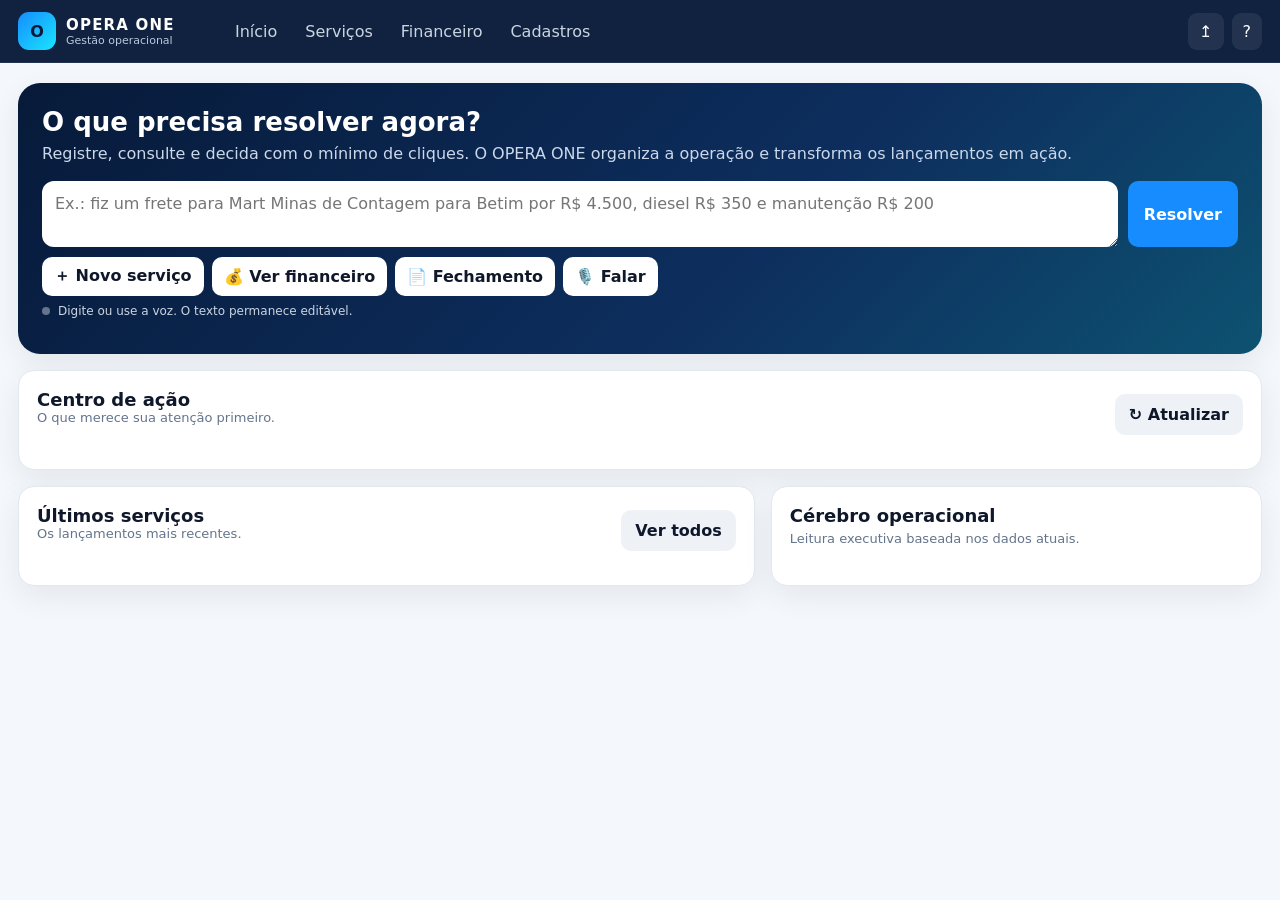
<file: index.html>
<!doctype html>
<html lang="pt-BR">
<head>
<meta charset="utf-8">
<meta name="viewport" content="width=device-width,initial-scale=1,viewport-fit=cover">
<meta name="theme-color" content="#071a39">
<meta http-equiv="refresh" content="0;url=./app.html">
<title>OPERA ONE</title>
</head>
<body>
<p style="font-family:Arial,sans-serif;padding:24px">Abrindo OPERA ONE…</p>
<script>location.replace('./app.html')</script>
</body>
</html>
</file>
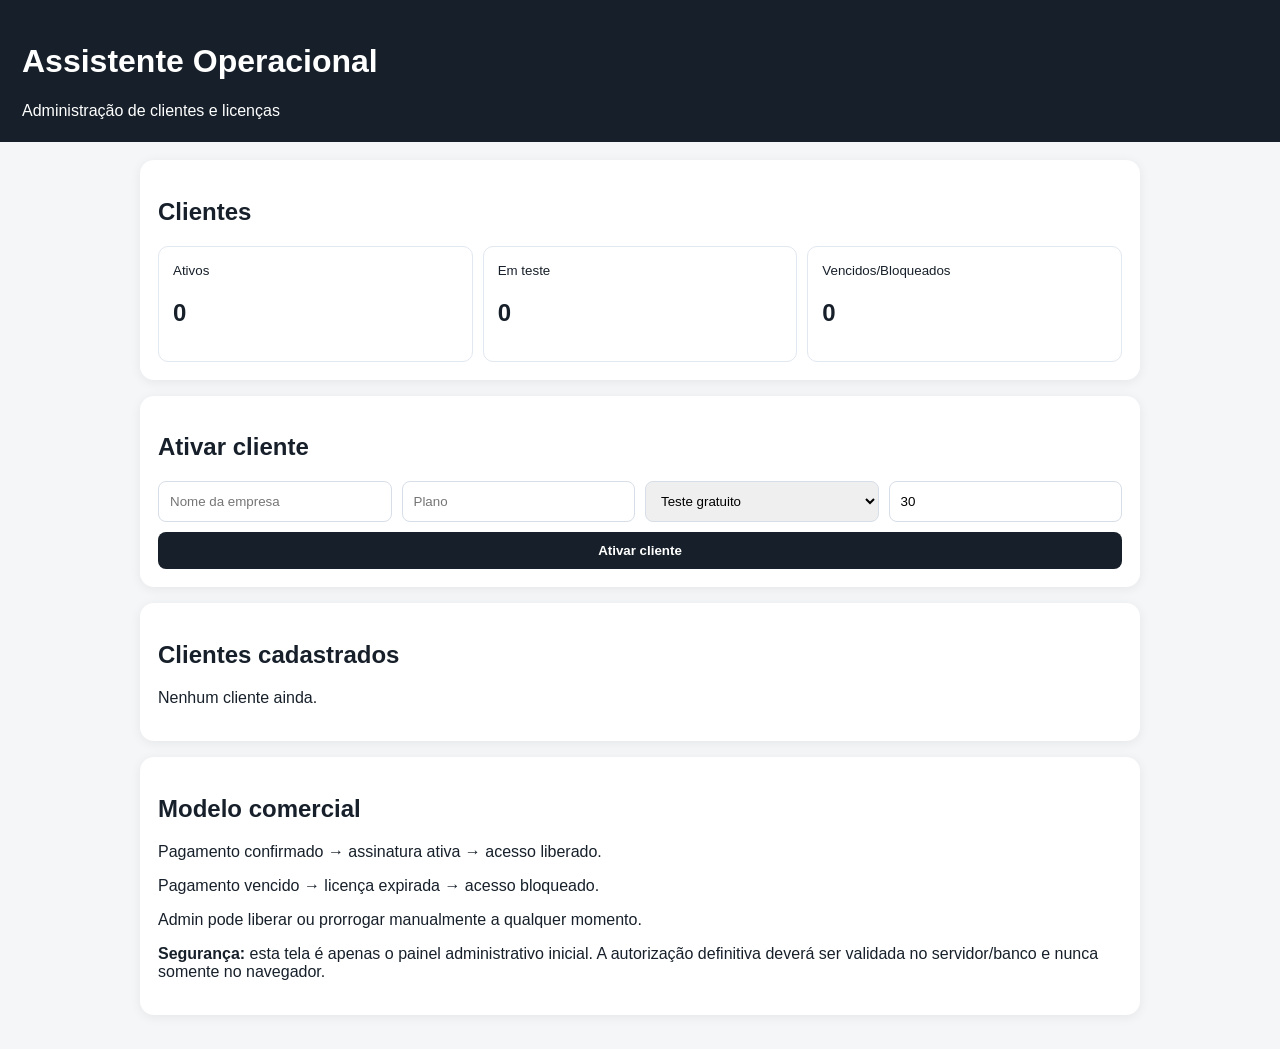
<file: admin-licencas.html>
<!doctype html>
<html lang="pt-BR"><head><meta charset="utf-8"><meta name="viewport" content="width=device-width,initial-scale=1"><title>Assistente Operacional — Licenças</title><style>body{font-family:Arial;margin:0;background:#f4f6f8;color:#17202a}header{background:#17202a;color:#fff;padding:22px}main{max-width:1000px;margin:auto;padding:18px}.card{background:#fff;border-radius:14px;padding:18px;margin-bottom:16px;box-shadow:0 2px 12px #0001}.grid{display:grid;grid-template-columns:repeat(auto-fit,minmax(180px,1fr));gap:10px}input,select,button{width:100%;padding:11px;border-radius:8px;border:1px solid #d7dee7;box-sizing:border-box}button{background:#17202a;color:white;font-weight:bold;border:0;margin-top:10px}.ok{color:#16803c}.warn{color:#b56b00}.bad{color:#b42318}.kpi{padding:14px;border:1px solid #e2e8f0;border-radius:10px}</style></head><body><header><h1>Assistente Operacional</h1><div>Administração de clientes e licenças</div></header><main><section class="card"><h2>Clientes</h2><div class="grid"><div class="kpi"><small>Ativos</small><h2 id="ativos">0</h2></div><div class="kpi"><small>Em teste</small><h2 id="testes">0</h2></div><div class="kpi"><small>Vencidos/Bloqueados</small><h2 id="bloqueados">0</h2></div></div></section><section class="card"><h2>Ativar cliente</h2><div class="grid"><input id="nome" placeholder="Nome da empresa"><input id="plano" placeholder="Plano"><select id="tipo"><option value="teste">Teste gratuito</option><option value="pago">Assinatura paga</option><option value="manual">Liberação manual</option></select><input id="dias" type="number" min="1" value="30" placeholder="Dias"></div><button onclick="ativar()">Ativar cliente</button><div id="msg"></div></section><section class="card"><h2>Clientes cadastrados</h2><div id="lista"></div></section><section class="card"><h2>Modelo comercial</h2><p>Pagamento confirmado → assinatura ativa → acesso liberado.</p><p>Pagamento vencido → licença expirada → acesso bloqueado.</p><p>Admin pode liberar ou prorrogar manualmente a qualquer momento.</p><p><strong>Segurança:</strong> esta tela é apenas o painel administrativo inicial. A autorização definitiva deverá ser validada no servidor/banco e nunca somente no navegador.</p></section></main><script>const KEY='ao_licencas_v1';let db=JSON.parse(localStorage.getItem(KEY)||'[]');function save(){localStorage.setItem(KEY,JSON.stringify(db));render()}function ativar(){let nome=document.getElementById('nome').value.trim();if(!nome)return alert('Informe o cliente');let dias=Math.max(1,Number(document.getElementById('dias').value)||30),agora=new Date(),fim=new Date(agora);fim.setDate(fim.getDate()+dias);db.push({id:crypto.randomUUID(),nome,plano:document.getElementById('plano').value||'Padrão',tipo:document.getElementById('tipo').value,status:'ATIVO',inicio:agora.toISOString(),fim:fim.toISOString()});document.getElementById('msg').innerHTML='<p class="ok">Cliente ativado com sucesso.</p>';save()}function bloquear(id){let x=db.find(a=>a.id===id);if(x){x.status='BLOQUEADO';save()}}function prorrogar(id){let x=db.find(a=>a.id===id);if(x){let d=new Date(x.fim&&new Date(x.fim)>new Date()?x.fim:new Date());d.setDate(d.getDate()+30);x.fim=d.toISOString();x.status='ATIVO';save()}}function render(){let now=new Date();db.forEach(x=>{if(x.status==='ATIVO'&&x.fim&&new Date(x.fim)<now)x.status='VENCIDO'});document.getElementById('ativos').textContent=db.filter(x=>x.status==='ATIVO').length;document.getElementById('testes').textContent=db.filter(x=>x.tipo==='teste'&&x.status==='ATIVO').length;document.getElementById('bloqueados').textContent=db.filter(x=>x.status==='BLOQUEADO'||x.status==='VENCIDO').length;document.getElementById('lista').innerHTML=db.length?db.map(x=>`<div class="kpi"><strong>${x.nome}</strong><br>Plano: ${x.plano}<br>Status: <b>${x.status}</b><br>Validade: ${new Date(x.fim).toLocaleDateString('pt-BR')}<br><button onclick="prorrogar('${x.id}')">+30 dias</button><button onclick="bloquear('${x.id}')">Bloquear</button></div>`).join(''):'<p>Nenhum cliente ainda.</p>'}render();</script></body></html>
</file>
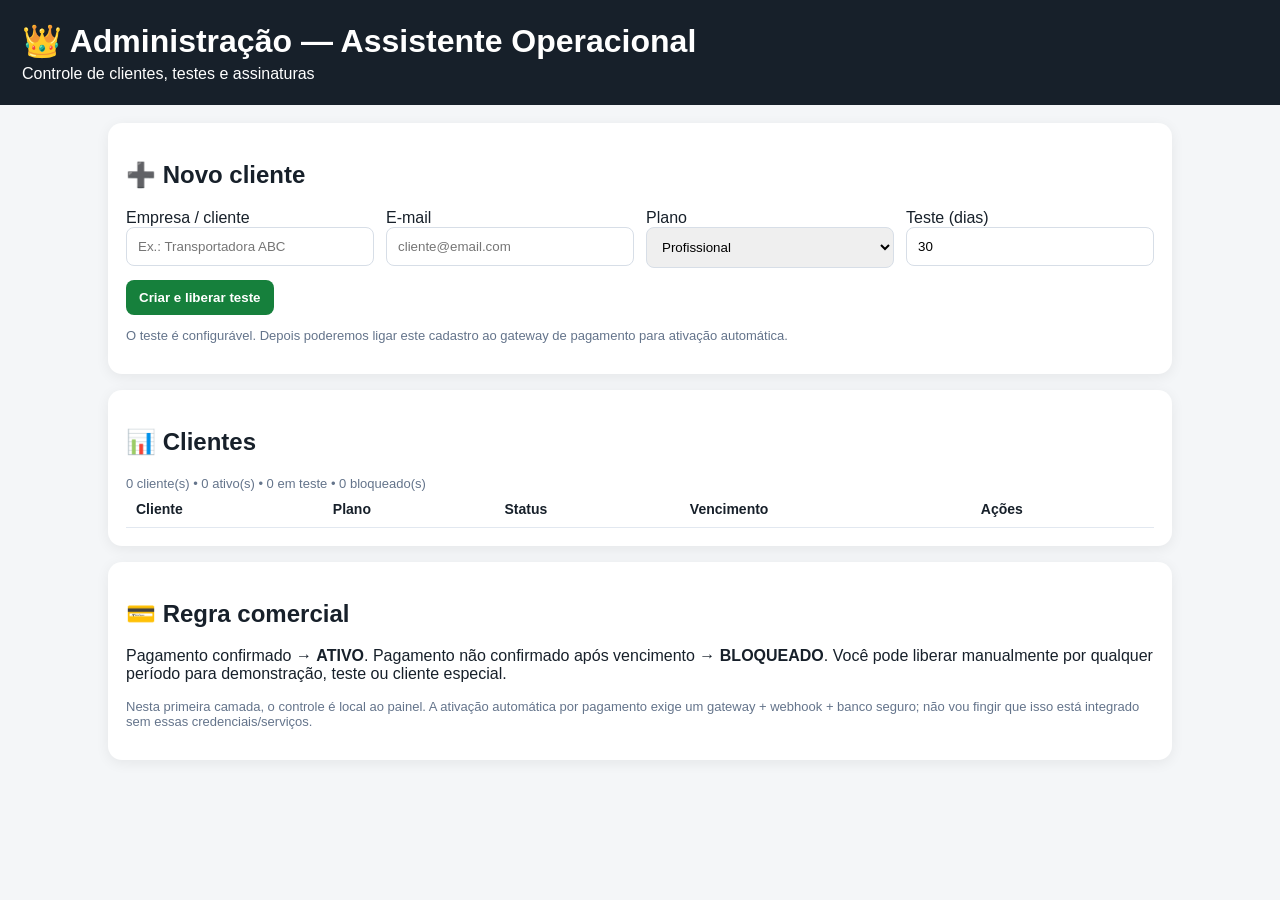
<file: admin.html>
<!doctype html>
<html lang="pt-BR">
<head>
<meta charset="utf-8"><meta name="viewport" content="width=device-width,initial-scale=1">
<title>Assistente Operacional — Administração</title>
<style>
*{box-sizing:border-box}body{margin:0;font-family:Arial,sans-serif;background:#f4f6f8;color:#17202a}header{background:#17202a;color:#fff;padding:22px}header h1{margin:0 0 5px}.wrap{max-width:1100px;margin:auto;padding:18px}.card{background:#fff;border-radius:14px;padding:18px;margin-bottom:16px;box-shadow:0 3px 14px #0001}.grid{display:grid;grid-template-columns:repeat(auto-fit,minmax(220px,1fr));gap:12px}input,select{width:100%;padding:11px;border:1px solid #d7dee7;border-radius:8px}button{border:0;border-radius:8px;padding:10px 13px;font-weight:bold;cursor:pointer;background:#17202a;color:#fff}button.green{background:#16803c}button.red{background:#b42318}button.gray{background:#e8edf2;color:#17202a}.actions{display:flex;gap:8px;flex-wrap:wrap;margin-top:12px}table{width:100%;border-collapse:collapse;font-size:14px}th,td{padding:10px;border-bottom:1px solid #e2e8f0;text-align:left}.badge{display:inline-block;padding:5px 8px;border-radius:99px;font-size:12px;font-weight:bold}.active{background:#dcfce7;color:#166534}.trial{background:#fef3c7;color:#92400e}.blocked{background:#fee2e2;color:#991b1b}.inactive{background:#e5e7eb;color:#374151}.muted{color:#64748b;font-size:13px}
</style></head>
<body>
<header><h1>👑 Administração — Assistente Operacional</h1><div>Controle de clientes, testes e assinaturas</div></header>
<div class="wrap">
<section class="card"><h2>➕ Novo cliente</h2><div class="grid"><div><label>Empresa / cliente</label><input id="name" placeholder="Ex.: Transportadora ABC"></div><div><label>E-mail</label><input id="email" type="email" placeholder="cliente@email.com"></div><div><label>Plano</label><select id="plan"><option>Profissional</option><option>Empresarial</option><option>Personalizado</option></select></div><div><label>Teste (dias)</label><input id="trial" type="number" min="0" value="30"></div></div><div class="actions"><button class="green" onclick="createClient()">Criar e liberar teste</button></div><p class="muted">O teste é configurável. Depois poderemos ligar este cadastro ao gateway de pagamento para ativação automática.</p></section>
<section class="card"><h2>📊 Clientes</h2><div id="stats" class="muted"></div><div style="overflow:auto"><table><thead><tr><th>Cliente</th><th>Plano</th><th>Status</th><th>Vencimento</th><th>Ações</th></tr></thead><tbody id="rows"></tbody></table></div></section>
<section class="card"><h2>💳 Regra comercial</h2><p>Pagamento confirmado → <b>ATIVO</b>. Pagamento não confirmado após vencimento → <b>BLOQUEADO</b>. Você pode liberar manualmente por qualquer período para demonstração, teste ou cliente especial.</p><p class="muted">Nesta primeira camada, o controle é local ao painel. A ativação automática por pagamento exige um gateway + webhook + banco seguro; não vou fingir que isso está integrado sem essas credenciais/serviços.</p></section>
</div>
<script>
const KEY='ao_license_clients_v1';let clients=JSON.parse(localStorage.getItem(KEY)||'[]');
const iso=d=>new Date(d).toISOString().slice(0,10);
function save(){localStorage.setItem(KEY,JSON.stringify(clients));render();}
function addDays(date,n){const d=new Date(date);d.setDate(d.getDate()+Number(n));return d}
function status(c){if(c.manualStatus==='active')return 'active';if(c.manualStatus==='blocked')return 'blocked';if(c.expiresAt&&new Date(c.expiresAt+'T23:59:59')<new Date())return 'blocked';return c.trial?'trial':'inactive'}
function createClient(){const name=document.getElementById('name').value.trim();if(!name)return alert('Informe o cliente.');const days=Math.max(0,Number(document.getElementById('trial').value||0));const now=new Date();clients.push({id:crypto.randomUUID(),name,email:document.getElementById('email').value.trim(),plan:document.getElementById('plan').value,trial:days>0,createdAt:iso(now),expiresAt:iso(addDays(now,days)),manualStatus:days>0?'active':'inactive',paymentStatus:'unpaid'});save();document.getElementById('name').value='';document.getElementById('email').value='';}
function activate(id,days){const c=clients.find(x=>x.id===id);if(!c)return;c.manualStatus='active';c.trial=false;c.expiresAt=iso(addDays(new Date(),Number(days||30)));save()}
function block(id){const c=clients.find(x=>x.id===id);if(!c)return;c.manualStatus='blocked';save()}
function reactivate(id,days){activate(id,days)}
function render(){const rows=document.getElementById('rows');rows.innerHTML='';clients.forEach(c=>{const s=status(c);const label={active:'ATIVO',trial:'EM TESTE',blocked:'BLOQUEADO',inactive:'INATIVO'}[s];const tr=document.createElement('tr');tr.innerHTML=`<td><b>${esc(c.name)}</b><br><span class="muted">${esc(c.email||'')}</span></td><td>${esc(c.plan)}</td><td><span class="badge ${s}">${label}</span></td><td>${c.expiresAt||'—'}</td><td><div class="actions"><button class="green" onclick="activate('${c.id}',30)">Ativar 30d</button><button class="gray" onclick="activate('${c.id}',90)">Ativar 90d</button><button class="red" onclick="block('${c.id}')">Bloquear</button></div></td>`;rows.appendChild(tr)});document.getElementById('stats').textContent=`${clients.length} cliente(s) • ${clients.filter(c=>status(c)==='active').length} ativo(s) • ${clients.filter(c=>status(c)==='trial').length} em teste • ${clients.filter(c=>status(c)==='blocked').length} bloqueado(s)`}
function esc(v){return String(v).replace(/[&<>"']/g,m=>({'&':'&amp;','<':'&lt;','>':'&gt;','"':'&quot;',"'":'&#39;'}[m]))}render();
</script></body></html>
</file>
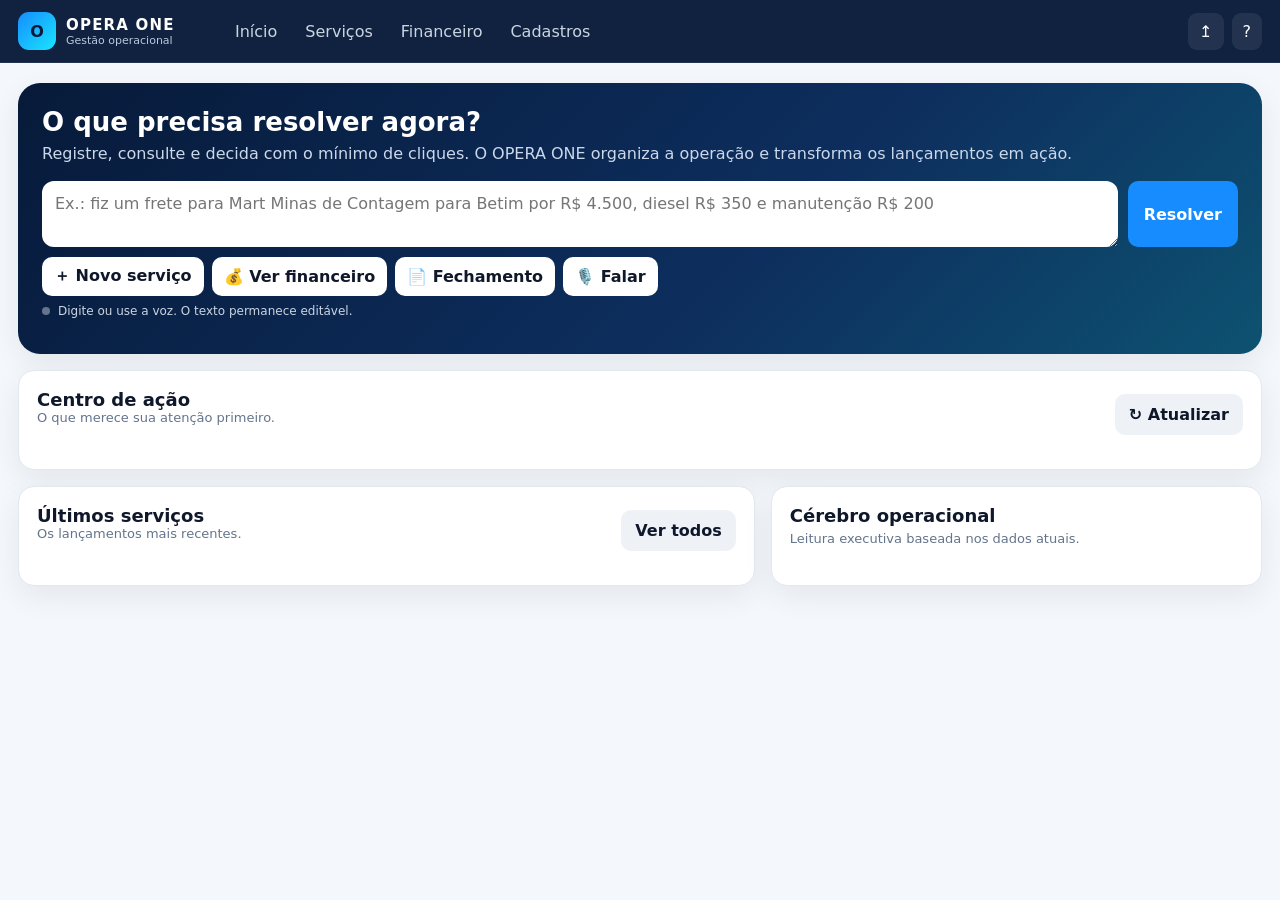
<file: app.html>
<!doctype html><html lang="pt-BR"><head><meta charset="utf-8"><meta name="viewport" content="width=device-width,initial-scale=1,viewport-fit=cover"><meta name="theme-color" content="#071a39"><meta http-equiv="Cache-Control" content="no-store"><link rel="manifest" href="./manifest.webmanifest?v=11.0.30"><link rel="icon" href="./icon.svg" type="image/svg+xml"><title>OPERA ONE</title></head><body style="margin:0;background:#f4f7fb"><div id="boot" style="font-family:Arial,sans-serif;padding:24px;color:#0f172a">Abrindo OPERA ONE…</div><script>
(async function(){const fail=msg=>{document.body.innerHTML='<div style="font-family:Arial,sans-serif;padding:24px;color:#0f172a"><b>OPERA ONE</b><br><br>'+msg+'<br><br><button onclick="location.reload()">Tentar novamente</button></div>'};try{const controller=new AbortController(),timer=setTimeout(()=>controller.abort(),8000);const response=await fetch('./opera-one-v11.html?v=11.0.30',{cache:'no-store',signal:controller.signal});clearTimeout(timer);if(!response.ok)throw new Error('Núcleo não disponível ('+response.status+').');let html=await response.text();html=html.replace('<section class="view" id="inicio">','<section class="view active" id="inicio">');const doc=new DOMParser().parseFromString(html,'text/html');if(!doc.body||!doc.body.innerHTML)throw new Error('Núcleo vazio.');document.head.innerHTML=doc.head.innerHTML;document.body.innerHTML=doc.body.innerHTML;const scripts=Array.from(doc.scripts).map(s=>({src:s.src,text:s.textContent||''}));for(const item of scripts){const s=document.createElement('script');if(item.src)s.src=item.src;else s.textContent=item.text;document.body.appendChild(s)}await new Promise(r=>setTimeout(r,0));try{if(typeof window.go==='function')window.go('inicio');else{const el=document.getElementById('inicio');if(el)el.classList.add('active')}}catch(e){}for(const src of ['./opera-runtime-fix.js?v=11.0.30','./ai-interpreter.js?v=11.0.30','./opera-ai-bridge.js?v=11.0.30'])await new Promise(resolve=>{const s=document.createElement('script');s.src=src;s.onload=resolve;s.onerror=()=>resolve();document.body.appendChild(s)});const bindMobileBar=()=>{const bar=document.querySelector('.mobilebar');if(!bar)return false;const buttons=Array.from(bar.querySelectorAll('button')),views=['inicio','servicos','financeiro','cadastros'];buttons.forEach((button,index)=>{button.onclick=index===4?()=>{if(typeof window.startVoice==='function')window.startVoice();}:()=>{if(typeof window.go==='function')window.go(views[index]);else{const el=document.getElementById(views[index]);if(el){document.querySelectorAll('.view').forEach(v=>v.classList.remove('active'));el.classList.add('active')}}}});return true};bindMobileBar();setTimeout(bindMobileBar,250);setTimeout(bindMobileBar,1000)}catch(error){console.error('OPERA ONE boot error:',error);fail('Não foi possível abrir o sistema agora.')}})();
</script></body></html>
</file>
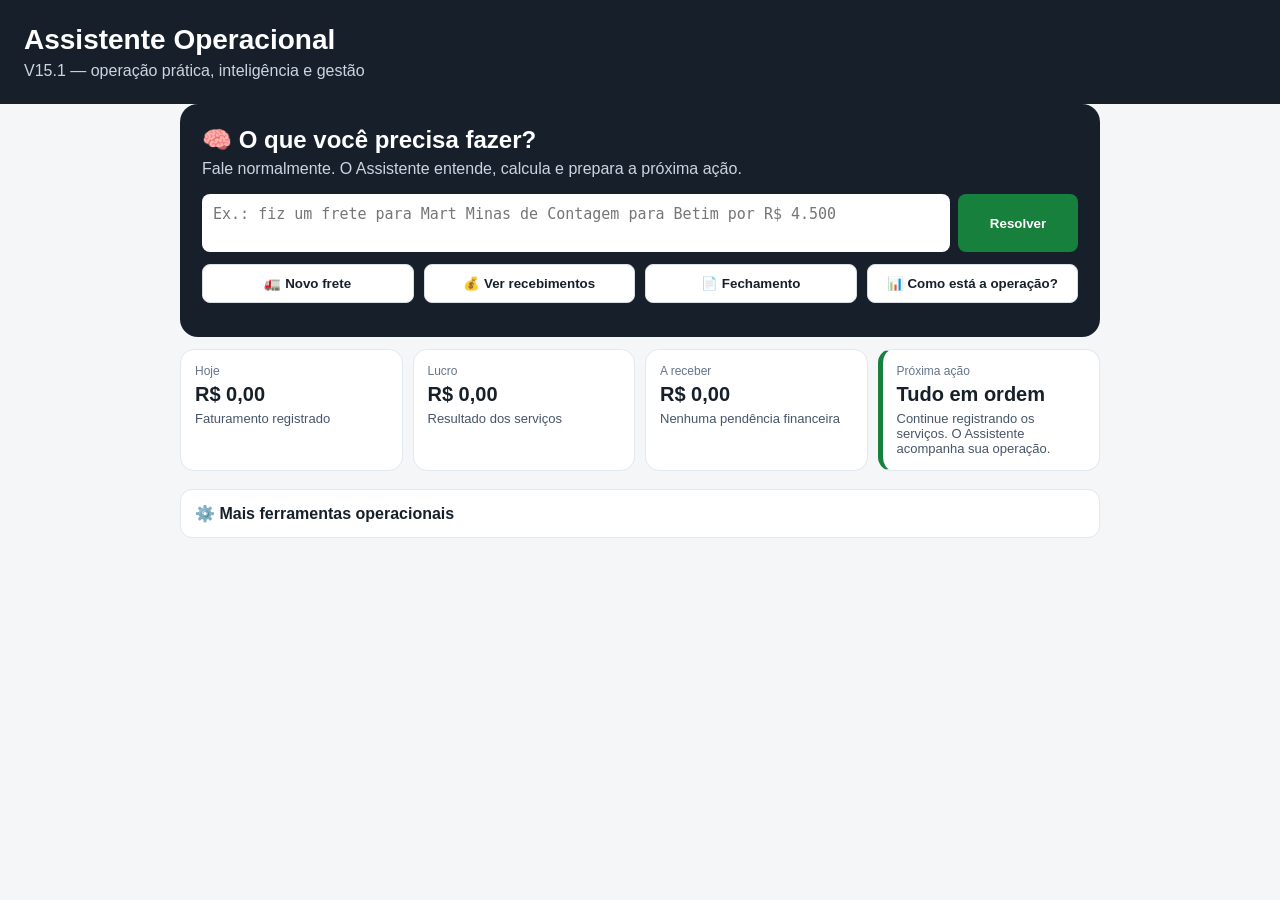
<file: assistente_operacional_v16_7_horas_extras (2).html>
<!DOCTYPE html>
<html lang="pt-BR">
<head>
<meta charset="UTF-8">
<meta name="viewport" content="width=device-width, initial-scale=1.0">
<title>Assistente Operacional — V15.1</title>
<style>
*{box-sizing:border-box}body{margin:0;font-family:Arial,sans-serif;background:#f4f6f8;color:#17202a}
header{background:#17202a;color:#fff;padding:24px}header h1{margin:0 0 6px;font-size:28px}header p{margin:0;color:#cbd5e1}
main{max-width:1200px;margin:22px auto;padding:0 16px}.grid{display:grid;grid-template-columns:repeat(auto-fit,minmax(280px,1fr));gap:16px}
.card{background:#fff;border-radius:14px;padding:20px;box-shadow:0 3px 15px #00000012;margin-bottom:16px}
h2{margin:0 0 16px;font-size:20px}.muted{color:#64748b;font-size:13px}
label{display:block;font-size:13px;font-weight:bold;margin:10px 0 5px}
input,select,textarea{width:100%;padding:11px;border:1px solid #d7dee7;border-radius:8px;font-size:14px}
button{border:0;border-radius:8px;padding:11px 15px;font-weight:bold;cursor:pointer;background:#17202a;color:#fff}
button.secondary{background:#e8edf2;color:#17202a}button.danger{background:#b42318}button.green{background:#16803c}
.actions{display:flex;gap:8px;flex-wrap:wrap;margin-top:14px}
.result{background:#f8fafc;border-radius:12px;padding:16px;margin-top:16px;border:1px solid #e2e8f0}
.result.good{border-left:5px solid #16803c}.result.warn{border-left:5px solid #c98200}.result.bad{border-left:5px solid #b42318}
.kpis{display:grid;grid-template-columns:repeat(auto-fit,minmax(180px,1fr));gap:12px;margin-top:14px}
.kpi{padding:16px;background:#fff;border-radius:12px;border:1px solid #e2e8f0}.kpi span{display:block;color:#64748b;font-size:13px}.kpi strong{font-size:23px}
table{width:100%;border-collapse:collapse;font-size:13px}th,td{padding:10px;border-bottom:1px solid #e2e8f0;text-align:left}th{background:#f8fafc}
.client-card{border:1px solid #e2e8f0;padding:14px;border-radius:10px;margin:10px 0}
.badge{display:inline-block;padding:5px 8px;border-radius:20px;background:#eef2ff;color:#3730a3;font-size:12px}

.insight-grid{display:grid;grid-template-columns:repeat(auto-fit,minmax(180px,1fr));gap:12px;margin-top:14px}
.insight{padding:14px;border:1px solid #e6e6e6;border-radius:14px;background:#fff}
.insight strong{display:block;font-size:20px;margin-top:4px}
.insight.good{border-left:5px solid #16803c}
.insight.warn{border-left:5px solid #c98200}
.insight.bad{border-left:5px solid #b42318}


.price-grid{display:grid;grid-template-columns:repeat(auto-fit,minmax(190px,1fr));gap:12px;margin-top:14px}
.price-card{padding:16px;border:1px solid #e6e6e6;border-radius:14px;background:#fff}
.price-card strong{display:block;font-size:24px;margin-top:5px}
.price-card.primary{border:2px solid #16803c}
.price-card.alert{border-left:5px solid #c98200}


.profile-box{padding:16px;border:1px solid #e6e6e6;border-radius:14px;background:#fff;margin-top:14px}
.profile-grid{display:grid;grid-template-columns:repeat(auto-fit,minmax(190px,1fr));gap:12px}


.brain-alert{padding:12px 14px;border:1px solid #e2e8f0;border-radius:10px;margin:8px 0;background:#fff}.brain-alert.good{border-left:5px solid #16803c}.brain-alert.warn{border-left:5px solid #c98200}.brain-alert.bad{border-left:5px solid #b42318}.brain-score{font-size:30px;font-weight:bold}.brain-small{font-size:12px;color:#64748b}.trend-grid{display:grid;grid-template-columns:repeat(auto-fit,minmax(160px,1fr));gap:10px}.trend-card{padding:13px;border:1px solid #e2e8f0;border-radius:10px}.trend-card strong{display:block;font-size:20px;margin-top:4px}

.metric{padding:16px;border:1px solid #e6e6e6;border-radius:14px;background:#fff}
.metric span{display:block;font-size:13px;color:#666;margin-bottom:6px}
.metric strong{font-size:22px}


/* V16 — experiência assistida */
.assist-home{max-width:920px;margin:0 auto 18px}
.assist-hero{background:#17202a;color:#fff;border-radius:18px;padding:22px}
.assist-hero h2{font-size:24px;margin:0 0 6px}.assist-hero p{color:#cbd5e1;margin:0 0 16px}
.assist-command{display:flex;gap:8px;align-items:stretch}.assist-command textarea{min-height:56px;resize:none;border:0;flex:1;font-size:15px}.assist-command button{min-width:120px}
.quick-actions{display:grid;grid-template-columns:repeat(4,1fr);gap:10px;margin-top:12px}.quick-actions button{background:#fff;color:#17202a;border:1px solid #d7dee7}
.focus-grid{display:grid;grid-template-columns:repeat(auto-fit,minmax(210px,1fr));gap:10px;margin-top:12px}.focus-card{background:#fff;border:1px solid #e2e8f0;border-radius:14px;padding:14px}.focus-card span{display:block;color:#64748b;font-size:12px}.focus-card strong{display:block;font-size:20px;margin:5px 0}.focus-card p{margin:0;font-size:13px;color:#475569}
.focus-card.action{border-left:5px solid #16803c}.focus-card.warn{border-left:5px solid #c98200}.focus-card.bad{border-left:5px solid #b42318}
.assist-response{margin-top:12px}.assist-response .result{margin-top:0}
.more-tools{max-width:920px;margin:0 auto}.more-tools>summary{cursor:pointer;background:#fff;border:1px solid #e2e8f0;border-radius:12px;padding:14px;font-weight:bold;list-style:none}.more-tools>summary::-webkit-details-marker{display:none}.more-tools[open]>summary{border-radius:12px 12px 0 0}.tools-wrap{padding-top:12px}
@media(max-width:680px){.assist-command{flex-direction:column}.quick-actions{grid-template-columns:repeat(2,1fr)}.assist-command button{width:100%}}

</style>
</head>
<body>
<header>
<h1>Assistente Operacional</h1>
<p>V15.1 — operação prática, inteligência e gestão</p>
</header>


<section class="assist-home">
  <div class="assist-hero">
    <h2>🧠 O que você precisa fazer?</h2>
    <p>Fale normalmente. O Assistente entende, calcula e prepara a próxima ação.</p>
    <div class="assist-command">
      <textarea id="v16Command" rows="2" placeholder="Ex.: fiz um frete para Mart Minas de Contagem para Betim por R$ 4.500"></textarea>
      <button class="green" onclick="v16HandleCommand()">Resolver</button>
    </div>
    <div class="quick-actions">
      <button onclick="v16Quick('frete')">🚛 Novo frete</button>
      <button onclick="v16Quick('receber')">💰 Ver recebimentos</button>
      <button onclick="v16Quick('fechamento')">📄 Fechamento</button>
      <button onclick="v16Quick('gestao')">📊 Como está a operação?</button>
    </div>
    <div id="v16Response" class="assist-response"></div>
  </div>
  <div class="focus-grid" id="v16Focus"></div>
</section>

<details class="more-tools">
  <summary>⚙️ Mais ferramentas operacionais</summary>
  <div class="tools-wrap">
<main>
<section class="card">
<h2>🧠 Assistente Inteligente</h2>
<p class="muted">Digite como você falaria com o Assistente. Ele identifica os dados e mostra o lançamento antes de salvar. Para horas extras, informe sempre a quantidade e o valor por hora. Ex.: 5 horas extras 22,00 = R$ 110,00.</p>
<textarea id="smartText" rows="4" placeholder="Ex.: Hoje fiz um frete para Mart Minas de Contagem para Betim por R$ 4.500. Gastei R$ 350 de diesel e R$ 80 de pedágio."></textarea>
<div class="actions"><button onclick="interpretSmart()">Interpretar lançamento</button></div>
<div id="smartResult"></div>
</section>


<section class="card">
<h2>🚛 Veículos</h2>
<div class="grid">
<div><label>Nome do veículo</label><input id="vNome" placeholder="Caminhão 01"></div>
<div><label>Placa</label><input id="vPlaca" placeholder="ABC1D23"></div>
<div><label>Consumo (km/L)</label><input id="vConsumo" type="number" step="0.1" placeholder="2.8"></div>
<div><label>Manutenção estimada (R$/km)</label><input id="vManutKm" type="number" step="0.01" min="0" placeholder="Ex.: 0,25"></div>
</div>
<div class="actions"><button onclick="addVehicle()">Cadastrar veículo</button></div>
<div id="vehicles"></div>
</section>

<section class="card">
<h2>👤 Clientes</h2>
<div class="grid">
<div><label>Nome do cliente</label><input id="cNome" placeholder="Empresa ABC"></div>
<div><label>Contato (opcional)</label><input id="cContato" placeholder="WhatsApp / telefone"></div><div><label>CNPJ (opcional)</label><input id="cCnpj" placeholder="00.000.000/0000-00"></div>
</div>
<div class="actions"><button onclick="addClient()">Cadastrar cliente</button></div>
<div id="clients"></div>
</section>

<section class="card">
<h2>🧠 Análise antes de aceitar o frete</h2>
<div class="grid">
<div><label>Cliente</label><select id="aCliente"></select></div>
<div><label>Veículo</label><select id="aVeiculo" onchange="syncConsumption()"></select></div>
<div><label>Valor do frete (R$)</label><input id="aFrete" type="number" step="0.01" placeholder="4500"></div>
<div><label>Distância total (km)</label><input id="aKm" type="number" step="0.1" placeholder="120"></div>
<div><label>Preço do diesel (R$/L)</label><input id="aDiesel" type="number" step="0.01" placeholder="6.20"></div>
<div><label>Consumo usado (km/L)</label><input id="aConsumo" type="number" step="0.1" placeholder="Selecione o veículo"></div>
<div><label>Pedágio (R$)</label><input id="aPedagio" type="number" step="0.01" placeholder="80"></div>
<div><label>Terceirização / outros (R$)</label><input id="aTerceiro" type="number" step="0.01" placeholder="400"></div>
<div><label>Margem mínima desejada (%)</label><input id="aMeta" type="number" step="0.1" value="30" min="0" max="99.9"></div>
</div>
<div class="actions"><button onclick="analyze()">Analisar frete</button></div>
<div id="analysis"></div>
<p class="muted">Regra inicial: 🟢 aceita quando atinge a margem mínima; 🟡 exige análise quando é lucrativo, mas abaixo da meta; 🔴 não recomendado quando a margem fica muito abaixo da meta ou há prejuízo.</p>
</section>

<section class="card">
<h2>📝 Registrar serviço</h2>
<div class="grid">
<div><label>Data</label><input id="sData" type="date"></div>
<div><label>Cliente</label><select id="sCliente"></select></div>
<div><label>Veículo</label><select id="sVeiculo"></select></div>
<div><label>Origem</label><input id="sOrigem" placeholder="Contagem"></div>
<div><label>Destino</label><input id="sDestino" placeholder="Betim"></div>
<div><label>Valor do serviço (R$)</label><input id="sValor" type="number" step="0.01"></div>
<div><label>Status</label><select id="sStatus"><option>Pendente</option><option>Recebido</option></select></div>
<div><label>Combustível (R$)</label><input id="sComb" type="number" step="0.01" value="0"></div>
<div><label>Pedágio (R$)</label><input id="sPed" type="number" step="0.01" value="0"></div>
<div><label>Terceirização (R$)</label><input id="sTer" type="number" step="0.01" value="0"></div>
<div><label>Alimentação (R$)</label><input id="sAlimentacao" type="number" step="0.01" value="0"></div>
<div><label>Hotel / hospedagem (R$)</label><input id="sHotel" type="number" step="0.01" value="0"></div><div><label>Diárias do motorista (R$)</label><input id="sMotoristaDiarias" type="number" step="0.01" value="0"></div><div><label>Horas extras — quantidade</label><input id="sHorasExtrasQtd" type="number" step="0.01" min="0" value="0" oninput="updateHorasExtrasManual()"></div><div><label>Horas extras — valor por hora (R$)</label><input id="sHorasExtrasValorHora" type="number" step="0.01" min="0" value="0" oninput="updateHorasExtrasManual()"></div><div><label>Total horas extras (R$)</label><input id="sHorasExtras" type="number" step="0.01" value="0" readonly></div>
<div><label>Manutenção do veículo (R$)</label><input id="sManutencao" type="number" step="0.01" value="0"></div>
<div><label>Outros custos (R$)</label><input id="sOutros" type="number" step="0.01" value="0"></div>
</div>
<div class="actions"><button onclick="addService()">Adicionar serviço</button></div>
</section>

<section class="card">
<h2>📈 Painel Geral</h2>
<div class="grid">
<div><label>Período</label><select id="dPeriodo" onchange="renderDashboard()"><option value="mes">Este mês</option><option value="hoje">Hoje</option><option value="todos">Todos os dados</option></select></div>
</div>
<div class="kpis" id="dashboardKpis"></div>
<div class="grid" style="margin-top:16px">
 <div class="result"><h3>🏆 Clientes que mais faturam</h3><div id="topClients"></div></div>
 <div class="result"><h3>💸 Custos por categoria</h3><div id="costBreakdown"></div></div>
</div>
</section>

<section class="card">
<h2>📊 Serviços por cliente</h2>
<div id="services"></div>
<div class="actions">
<button onclick="exportCSV()">Exportar CSV</button>
<button class="danger" onclick="clearAll()">Limpar dados</button>
</div>
</section>


<section class="card">
  <h2>🧠 Inteligência dos seus fretes</h2>
  <p class="muted">O sistema compara os fretes registrados e mostra o seu padrão real de operação.</p>
  <div id="historyInsights"></div>
</section>


<section class="card">
  <h2>💰 Quanto cobrar?</h2>
  <p class="muted">Informe os mesmos dados da análise do frete e o sistema calcula um preço mínimo e uma faixa recomendada para atingir sua margem.</p>
  <div class="grid">
    <div><label>Margem desejada (%)</label><input id="pMeta" type="number" step="0.1" value="30" min="1" max="99"></div>
    <div><label>Margem ideal (%)</label><input id="pIdeal" type="number" step="0.1" value="35" min="1" max="99"></div>
    <div><label>Distância total (KM)</label><input id="pKm" type="number" step="0.1" placeholder="120"></div>
    <div><label>Consumo (KM/L)</label><input id="pConsumo" type="number" step="0.1" placeholder="2.8"></div>
    <div><label>Preço do diesel (R$/L)</label><input id="pDiesel" type="number" step="0.01" placeholder="6.20"></div>
    <div><label>Pedágio (R$)</label><input id="pPedagio" type="number" step="0.01" placeholder="80"></div>
    <div><label>Terceirização / outros (R$)</label><input id="pTerceiro" type="number" step="0.01" placeholder="400"></div>
  </div>
  <div class="actions"><button class="green" onclick="recommendPrice()">Calcular preço recomendado</button></div>
  <div id="priceRecommendation"></div>
</section>


<section class="card" id="compararClientes">
  <h2>📊 Comparar clientes</h2>
  <p class="muted">Compare seus clientes por faturamento, custos, lucro, margem e quantidade de serviços para identificar quem traz mais retorno.</p>
  <div class="grid">
    <div><label>De</label><input id="cmpDataDe" type="date" onchange="compareClients()"></div>
    <div><label>Até</label><input id="cmpDataAte" type="date" onchange="compareClients()"></div>
  </div>
  <div class="actions">
    <button class="green" onclick="compareClients()">Comparar clientes</button>
  </div>
  <div id="clientComparison"></div>
</section>


<section class="card" id="cerebroOperacional">
  <h2>🧠 Cérebro Operacional</h2>
  <p class="muted">O sistema transforma os dados da operação em uma leitura executiva: desempenho, riscos e próximas ações.</p>
  <div class="kpis" id="brainKpis"></div>
  <div class="profile-grid" style="margin-top:16px">
    <div class="profile-box"><b>🎯 Diagnóstico</b><p id="brainDiagnosis">Analisando seus dados...</p></div>
    <div class="profile-box"><b>⚠️ Principal risco</b><p id="brainRisk">—</p></div>
    <div class="profile-box"><b>💡 Oportunidade</b><p id="brainOpportunity">—</p></div>
    <div class="profile-box"><b>➡️ Próxima ação</b><p id="brainAction">—</p></div>
  </div>
  <div class="result" style="margin-top:16px">
    <h3 style="margin-top:0">📌 Alertas da operação</h3>
    <div id="brainAlerts"></div>
  </div>
  <div class="result" style="margin-top:16px">
    <h3 style="margin-top:0">📈 Comparativo recente</h3>
    <div id="brainTrend"></div>
  </div>
  <div class="actions">
    <button class="green" onclick="updateOperationalBrain(true)">🔄 Atualizar análise</button>
  </div>
</section>

<section class="card" id="painelGestao">
  <h2>📊 Painel de Gestão</h2>
  <p class="muted">Uma visão rápida de onde a operação está ganhando dinheiro e onde precisa de atenção.</p>
  <div class="grid">
    <div class="metric"><span>Faturamento</span><strong id="dashFat">R$ 0,00</strong></div>
    <div class="metric"><span>Custos</span><strong id="dashCost">R$ 0,00</strong></div>
    <div class="metric"><span>Lucro</span><strong id="dashProfit">R$ 0,00</strong></div>
    <div class="metric"><span>Margem</span><strong id="dashMargin">0,0%</strong></div>
    <div class="metric"><span>Fretes</span><strong id="dashCount">0</strong></div>
    <div class="metric"><span>A receber</span><strong id="dashReceivable">R$ 0,00</strong></div>
  </div>
  <div class="profile-grid" style="margin-top:16px">
    <div class="profile-box"><b>🏆 Cliente mais rentável</b><p id="dashTopClient">—</p></div>
    <div class="profile-box"><b>🚛 Veículo mais rentável</b><p id="dashTopVehicle">—</p></div>
    <div class="profile-box"><b>🗺️ Rota mais rentável</b><p id="dashTopRoute">—</p></div>
    <div class="profile-box"><b>⚠️ Atenção</b><p id="dashAlert">Sem dados suficientes.</p></div>
  </div>
</section>

<section class="card">
<h2>💰 Financeiro</h2>
<div class="grid">
<div><label>Cliente</label><select id="fCliente" onchange="renderFinance(); renderReceivables()"></select></div>
<div><label>De</label><input id="fDe" type="date" onchange="renderFinance()"></div>
<div><label>Até</label><input id="fAte" type="date" onchange="renderFinance()"></div>
</div>
<div class="kpis" id="finance"></div>
</section>
<section class="card" id="contasReceber"><h2>💰 Contas a Receber — Fechamento</h2><p class="muted">Transforme os serviços já registrados em um fechamento profissional, rastreável e pronto para enviar ao cliente.</p><div class="grid"><div><label>Cliente</label><select id="crCliente" onchange="renderReceivables()"></select></div><div><label>De</label><input id="crDe" type="date" onchange="renderReceivables()"></div><div><label>Até</label><input id="crAte" type="date" onchange="renderReceivables()"></div><div><label>Status</label><select id="crStatus" onchange="renderReceivables()"><option value="">Todos</option><option>Salvo</option><option>Enviado</option><option>Recebido</option></select></div></div><div class="kpis" id="receivableKpis"></div><div class="actions"><button class="green" onclick="createClosure()">📄 Gerar fechamento</button></div><div id="receivablePreview"></div><div id="closuresHistory" style="margin-top:16px"></div></section>
</main>

<script>
const KEY='assistente_operacional_v5';
let db=JSON.parse(localStorage.getItem(KEY)||'{"vehicles":[],"clients":[],"services":[],"closures":[]}');
if(!Array.isArray(db.closures)) db.closures=[];

function save(){localStorage.setItem(KEY,JSON.stringify(db));renderAll()}
function money(v){return Number(v||0).toLocaleString('pt-BR',{style:'currency',currency:'BRL'})}
function esc(v){return String(v??'').replace(/[&<>"']/g,m=>({'&':'&amp;','<':'&lt;','>':'&gt;','"':'&quot;',"'":'&#039;'}[m]))}


function brNum(v){
  const raw=String(v??'').trim().replace(/\s/g,'').replace(/[.,]+$/,'');
  if(!raw) return 0;
  // Aceita 500,00 | 5.000,00 | 500.00 | 5000
  if(raw.includes(',') && raw.includes('.')) return Number(raw.replace(/\./g,'').replace(',','.'))||0;
  if(raw.includes(',')) return Number(raw.replace(',','.'))||0;
  if(raw.includes('.')){
    const parts=raw.split('.');
    // Ponto com exatamente 3 dígitos tende a ser separador de milhar (5.000).
    if(parts.length===2 && parts[1].length===3) return Number(parts[0]+parts[1])||0;
  }
  return Number(raw)||0;
}
function parseMoney(text, patterns){
  for(const re of patterns){const m=text.match(re);if(m)return brNum(m[1])}
  return 0;
}
function findClientInText(text){
 const low=normalizeText(text);
 return db.clients.find(c=>{
   const nome=normalizeText(c.nome);
   return nome && low.includes(nome);
 })||null;
}
function normalizeText(v){
 return String(v||'').normalize('NFD').replace(/[\u0300-\u036f]/g,'').toLowerCase()
   .replace(/[^a-z0-9]+/g,' ').trim();
}
function findVehicleInText(text){
 const low=normalizeText(text);
 return db.vehicles.find(v=>{
   const nome=normalizeText(v.nome);
   const placa=normalizeText(v.placa);
   return (nome && low.includes(nome)) || (placa && low.includes(placa));
 })||null;
}
function parseCost(text, labels){
  // Procura o valor sem normalizar a frase inteira, para não destruir vírgulas
  // decimais. Os rótulos recebem suas variações com e sem acento.
  const cleanLabels=labels.flatMap(x=>String(x).split('|')).filter(Boolean);
  const escRe=x=>x.replace(/[.*+?^${}()|[\]\\]/g,'\\$&');
  const label=cleanLabels.map(escRe).join('|');
  const patterns=[
    new RegExp(String.raw`(?:r\$?\s*)?([0-9][0-9.,]*)\s*(?:(?:de|do|da|com|em|para)\s*)?(?:${label})(?=\s|,|;|\.|$)`,'i'),
    new RegExp(String.raw`(?:${label})\s*(?:(?:de|do|da|com|em|para|no valor de)\s*)?r?\$?\s*([0-9][0-9.,]*)`,'i'),
    new RegExp(String.raw`(?:${label})\s*[:=-]\s*r?\$?\s*([0-9][0-9.,]*)`,'i')
  ];
  return parseMoney(text,patterns);
}
function parseDriverCosts(text){
 const low=normalizeText(text);
 const words={um:1,uma:1,dois:2,duas:2,tres:3,quatro:4,cinco:5,seis:6,sete:7,oito:8,nove:9,dez:10};
 let dailyCount=0;
 let m=low.match(/\b(\d+(?:[.,]\d+)?)\s+diarias?\b/i);
 if(m) dailyCount=brNum(m[1]);
 if(!dailyCount){m=low.match(/\b(um|uma|dois|duas|tres|quatro|cinco|seis|sete|oito|nove|dez)\s+diarias?\b/i);if(m)dailyCount=words[m[1]]||0;}
 if(!dailyCount && /\bdiarias?\b/i.test(low)) dailyCount=1;

 // Formas aceitas:
 // "2 diárias de 60", "2 diárias 60", "60 de diária", "diária de 60".
 let dailyUnit=0;
 const after=low.match(/\bdiarias?\b\s*(?:de|a|por|no valor de|:)?\s*r?\$?\s*([0-9][0-9.,]*)/i);
 if(after) dailyUnit=brNum(after[1]);
 if(!dailyUnit){
   const before=low.match(/r?\$?\s*([0-9][0-9.,]*)\s+(?:de\s+)?diarias?\b/i);
   if(before) dailyUnit=brNum(before[1]);
 }
 // Caso comum "2 diárias 60": o primeiro número é quantidade, o segundo é valor.
 if(dailyCount && !dailyUnit){
   const qtyValue=low.match(/\b(?:\d+(?:[.,]\d+)?|um|uma|dois|duas|tres|quatro|cinco|seis|sete|oito|nove|dez)\s+diarias?\s+(?:de\s+|a\s+|por\s+|r?\$?\s*)?([0-9][0-9.,]*)\b/i);
   if(qtyValue) dailyUnit=brNum(qtyValue[1]);
 }

 const hm=low.match(/\b(\d+(?:[.,]\d+)?)\s*horas?\s*(?:extras?|extra)\b/i);
 const extraHours=hm?brNum(hm[1]):0;
 // Regra: hora extra só é calculada quando o usuário informa explicitamente
 // a quantidade de horas E o valor de cada hora. Ex.: "5 horas extras 22,00".
 let explicitRate=0;
 const er=low.match(/\b\d+(?:[.,]\d+)?\s*horas?\s*(?:extras?|extra)\s*(?:(?:a|de|por|no\s+valor\s+de)\s*|:\s*)?r?\$?\s*([0-9][0-9.,]*)/i);
 if(er) explicitRate=brNum(er[1]);
 const extraRate=explicitRate;
 const extraTotal=extraHours>0&&extraRate>0?extraHours*extraRate:0;
 const extraMissing=extraHours>0&&extraRate<=0;
 return {dailyCount,dailyUnit,dailyTotal:dailyCount*dailyUnit,extraHours,extraRate,extraTotal,estimated:false,extraMissing};
}
function interpretSmart(){
 try{
 const text=smartText.value.trim();
 if(!text){alert('Digite ou cole o que aconteceu.');return}
 const client=findClientInText(text);
 const vehicle=findVehicleInText(text);
 const value=parseMoney(text,[/(?:por|valor(?: de)?|frete(?: de)?|faturamento(?: de)?)\s*r?\$?\s*([\d.,]+)/i]);
 const fuel=parseCost(text,['diesel','combustivel','combustível']);
 const toll=parseCost(text,['pedagio','pedágio','depedagio','depedágio']);
 const food=parseCost(text,['alimentacao','alimentação','refeicao','refeição']);
 const hotel=parseCost(text,['hotel','hospedagem']);
 const third=parseCost(text,['terceiro','terceirizado','terceirizacao','terceirização','frete terceirizado']);
 const driver=parseDriverCosts(text);
 const kmMatch=text.match(/([0-9]+(?:[.,][0-9]+)?)\s*(?:km|quil[oô]metros?)/i);
 const route=text.match(/(?:de|saindo de)\s+([A-Za-zÀ-ÿ0-9 ._-]+?)\s+(?:para|até|ate)\s+([A-Za-zÀ-ÿ0-9 ._-]+?)(?:\s+por|\s+no valor|\s+com|\s+e\s+|[.,]|$)/i);
 const date=text.match(/(?:hoje|amanh[aã]|ontem)/i)?.[0]?.toLowerCase()||'hoje';
 const km=kmMatch?brNum(kmMatch[1]):0;
 const maintenanceExplicit=parseCost(text,['manutencao do veiculo','manutenção do veículo','manutencao','manutenção','oficina','reparo','revisao','revisão']);
 const maintenance=maintenanceExplicit>0?maintenanceExplicit:((vehicle&&km)?(Number(vehicle.manutencaoKm)||0)*km:0);
 let combust=fuel;
 if(!fuel && km && vehicle){
   const dieselPrice=parseMoney(text,[/(?:diesel|litro)\s*(?:a|por|de|:)?\s*r?\$?\s*([\d.,]+)/i]);
   if(dieselPrice && vehicle.consumo) combust=km/vehicle.consumo*dieselPrice;
 }
 const costs=combust+toll+food+hotel+maintenance+third+driver.dailyTotal+driver.extraTotal;
 const profit=value-costs;
 const margin=value?profit/value*100:0;
 const missing=[];
 if(driver.extraMissing) missing.push('valor de cada hora extra');
 if(!client)missing.push('cliente');
 if(!value)missing.push('valor do frete');
 if(!route)missing.push('origem e destino');
 const displayDate=date==='ontem'?'Ontem':date==='amanhã'?'Amanhã':'Hoje';
 smartResult.innerHTML=`<div class="result ${missing.length?'warn':'good'}">
 <b>${missing.length?'⚠️ Faltam informações':'✅ Entendi o lançamento'}</b>
 <div class="kpis">
 <div class="kpi"><span>Cliente</span><strong>${esc(client?.nome||'Não identificado')}</strong></div>
 <div class="kpi"><span>Frete</span><strong>${money(value)}</strong></div>
 <div class="kpi"><span>Custos</span><strong>${money(costs)}</strong></div>
 <div class="kpi"><span>Lucro</span><strong>${money(profit)}</strong></div>
 </div>
 <p><b>Data:</b> ${displayDate}<br><b>Rota:</b> ${route?esc(route[1].trim())+' → '+esc(route[2].trim()):'Não identificada'}<br><b>Veículo:</b> ${esc(vehicle?.nome||'Não identificado')} ${vehicle?`• Placa: ${esc(vehicle.placa||'—')} • ${vehicle.consumo.toFixed(1)} km/L`:''}<br><b>Combustível:</b> ${money(combust)} • <b>Pedágio:</b> ${money(toll)} • <b>Alimentação:</b> ${money(food)} • <b>Hotel:</b> ${money(hotel)} • <b>Manutenção:</b> ${money(maintenance)} • <b>Diárias motorista:</b> ${money(driver.dailyTotal)} • <b>Horas extras:</b> ${money(driver.extraTotal)} • <b>Terceirização:</b> ${money(third)}<br>${driver.dailyCount?`<b>Motorista:</b> ${driver.dailyCount} diária(s) × ${money(driver.dailyUnit)} = ${money(driver.dailyTotal)}. `:''}${driver.extraHours?`<b>Horas extras:</b> ${driver.extraHours}h × ${money(driver.extraRate)}/h = ${money(driver.extraTotal)}${driver.estimated?' (estimado)':''}.`:''}<br><b>Margem:</b> ${value?margin.toFixed(1)+'%':'—'}${km?` • <b>KM:</b> ${km}`:''}</p>
 ${missing.length?`<p class="muted">Precisamos de: <b>${missing.join(', ')}</b>.</p>`:`<div class="actions"><button class="green" onclick='confirmSmart(${JSON.stringify({clientId:client.id,value,combust,toll,food,hotel,third,driverDailyCount:driver.dailyCount,driverDailyUnit:driver.dailyUnit,driverDailyTotal:driver.dailyTotal,driverExtraHours:driver.extraHours,driverExtraRate:driver.extraRate,driverExtraTotal:driver.extraTotal,maintenance,route:route?[route[1].trim(),route[2].trim()]:['',''],km,vehicleId:vehicle?.id||null})})'>Confirmar e registrar</button><button class="secondary" onclick="smartText.focus()">Corrigir texto</button></div>`}
 </div>`;
 }catch(err){ console.error(err); smartResult.innerHTML=`<div class="result bad"><b>⚠️ Não consegui interpretar esse lançamento.</b><p>Revise os valores e tente novamente.</p></div>`; }
}
function confirmSmart(d){
 const today=new Date().toISOString().slice(0,10);
 db.services.push({id:Date.now(),date:today,clientId:d.clientId,origem:d.route[0],destino:d.route[1],valor:d.value,status:'Pendente',comb:Number(d.combust.toFixed(2)),ped:d.toll,ter:d.third,alimentacao:d.food,hotel:d.hotel||0,motoristaDiarias:Number(d.driverDailyTotal)||0,motoristaDiariasQtd:Number(d.driverDailyCount)||0,motoristaDiariaValor:Number(d.driverDailyUnit)||0,horasExtras:Number(d.driverExtraTotal)||0,horasExtrasQtd:Number(d.driverExtraHours)||0,horasExtrasValorHora:Number(d.driverExtraRate)||0,manutencao:Number(d.maintenance)||0,outros:0,vehicleId:d.vehicleId,km:d.km});
 save(); smartText.value=''; smartResult.innerHTML='<div class="result good"><b>✅ Frete registrado com sucesso.</b></div>';
}
function addVehicle(){
 const nome=vNome.value.trim(), placa=vPlaca.value.trim(), consumo=Number(vConsumo.value);
 if(!nome||!consumo){alert('Informe nome e consumo do veículo.');return}
 const manutKm=Number(document.getElementById('vManutKm')?.value)||0; db.vehicles.push({id:Date.now(),nome,placa,consumo,manutencaoKm:manutKm});vNome.value='';vPlaca.value='';vConsumo.value='';if(document.getElementById('vManutKm'))document.getElementById('vManutKm').value='';save()
}
function addClient(){
 const nome=cNome.value.trim();if(!nome){alert('Informe o nome do cliente.');return}
 db.clients.push({id:Date.now(),nome,contato:cContato.value.trim(),cnpj:cCnpj.value.trim()});cNome.value='';cContato.value='';cCnpj.value='';save()
}
function syncConsumption(){
 const v=db.vehicles.find(x=>x.id==aVeiculo.value);aConsumo.value=v?v.consumo:''
}
function analyze(){
 const frete=Number(aFrete.value)||0, km=Number(aKm.value)||0, diesel=Number(aDiesel.value)||0, cons=Number(aConsumo.value)||0;
 const ped=Number(aPedagio.value)||0, ter=Number(aTerceiro.value)||0, meta=(Number(aMeta.value)||30)/100;
 const vehicle=db.vehicles.find(v=>v.id==aVeiculo.value);
 const manutKm=Number(vehicle?.manutencaoKm)||0;
 if(!frete||!km||!diesel||!cons){alert('Informe frete, distância, diesel e consumo.');return}
 const combust=km/cons*diesel;
 const manut=manutKm*km;
 const total=combust+ped+ter+manut;
 const lucro=frete-total;
 const margem=frete?lucro/frete*100:0;
 const custoKm=km?total/km:0;
 const lucroKm=km?lucro/km:0;
 const receitaKm=km?frete/km:0;
 const minimo=meta<1?total/(1-meta):total;
 let decisao, classe, icone, explicacao;
 if(lucro<=0 || margem<Math.max(0,meta*100-10)){
   decisao='NÃO RECOMENDADO'; classe='bad'; icone='🔴';
   explicacao='A margem está abaixo de uma faixa segura para o negócio.';
 }else if(margem<meta*100){
   decisao='ANALISAR'; classe='warn'; icone='🟡';
   explicacao='O frete é lucrativo, mas está abaixo da margem mínima definida.';
 }else{
   decisao='ACEITAR'; classe='good'; icone='🟢';
   explicacao='O frete atende à margem mínima definida.';
 }
 analysis.innerHTML=`<div class="result ${classe}">
 <b>${icone} FRETE ${decisao}</b>
 <p class="muted">${explicacao}</p>
 <div class="kpis">
 <div class="kpi"><span>Combustível estimado</span><strong>${money(combust)}</strong></div>
 <div class="kpi"><span>Manutenção estimada</span><strong>${money(manut)}</strong></div>
 <div class="kpi"><span>Custo total</span><strong>${money(total)}</strong></div>
 <div class="kpi"><span>Lucro estimado</span><strong>${money(lucro)}</strong></div>
 <div class="kpi"><span>Margem</span><strong>${margem.toFixed(1)}%</strong></div>
 <div class="kpi"><span>Custo por km</span><strong>${money(custoKm)}</strong></div>
 <div class="kpi"><span>Lucro por km</span><strong>${money(lucroKm)}</strong></div>
 </div>
 <p><b>Receita/km:</b> ${money(receitaKm)} • <b>Frete mínimo para ${ (meta*100).toFixed(0)}% de margem:</b> ${money(minimo)}</p>
 <p class="muted">Veículo: ${esc(vehicle?.nome||'—')} ${vehicle?`• Placa: ${esc(vehicle.placa||'—')} • ${cons.toFixed(1)} km/L`:''}</p>
 <div class="actions"><button class="green" onclick="prepareRegisterFromAnalysis()">Usar análise para registrar</button></div>
 </div>`;
 window.lastAnalysis={frete,km,diesel,cons,ped,ter,manut,vehicleId:vehicle?.id||null};
}
function prepareRegisterFromAnalysis(){
 const a=window.lastAnalysis;
 if(!a){alert('Faça uma análise primeiro.');return}
 sCliente.value=aCliente.value||'';
 sVeiculo.value=a.vehicleId||'';
 sValor.value=a.frete;
 sComb.value=(a.km/a.cons*a.diesel).toFixed(2);
 sPed.value=a.ped;
 sTer.value=a.ter;
 if(document.getElementById('sAlimentacao')) document.getElementById('sAlimentacao').value=0;
 if(document.getElementById('sHotel')) document.getElementById('sHotel').value=0;
 if(document.getElementById('sManutencao')) document.getElementById('sManutencao').value=0;
 sOutros.value=0;
 alert('Dados da análise enviados para "Registrar serviço". Preencha origem e destino e clique em "Adicionar serviço".');
}
function registerAnalyzedFreight(){
 const clientId=Number(aCliente.value);
 const vehicle=db.vehicles.find(v=>v.id==aVeiculo.value);
 const frete=Number(aFrete.value), km=Number(aKm.value), diesel=Number(aDiesel.value), cons=Number(aConsumo.value);
 const ped=Number(aPedagio.value)||0, ter=Number(aTerceiro.value)||0;
 if(!clientId){alert('Selecione o cliente antes de registrar o frete.');return}
 if(!vehicle||!frete||!km||!diesel||!cons){alert('Faça uma análise válida antes de registrar.');return}
 const combust=km/cons*diesel;
 const hoje=new Date().toISOString().slice(0,10);
 const origem=prompt('Origem do frete:','');
 if(origem===null)return;
 const destino=prompt('Destino do frete:','');
 if(destino===null)return;
 db.services.push({
   id:Date.now(),date:hoje,clientId,origem:origem.trim(),destino:destino.trim(),
   valor:frete,status:'Pendente',comb:Number(combust.toFixed(2)),ped,ter,outros:0,
   vehicleId:vehicle.id,km,diesel,consumo:cons
 });
 save();
 sData.value=hoje;sCliente.value=clientId;sOrigem.value=origem.trim();sDestino.value=destino.trim();
 sValor.value=frete;sStatus.value='Pendente';sComb.value=combust.toFixed(2);sPed.value=ped;sTer.value=ter;sOutros.value=0;
 alert('Frete registrado com os dados da análise.');
}
function updateHorasExtrasManual(){
 const q=Number(document.getElementById('sHorasExtrasQtd')?.value)||0;
 const rate=Number(document.getElementById('sHorasExtrasValorHora')?.value)||0;
 const total=document.getElementById('sHorasExtras');
 if(total) total.value=(q*rate).toFixed(2);
}
function addService(){
 const cliente=sCliente.value; if(!cliente){alert('Cadastre/selecione um cliente.');return}
 const valor=Number(sValor.value);if(!valor){alert('Informe o valor do serviço.');return}
 db.services.push({id:Date.now(),date:sData.value||new Date().toISOString().slice(0,10),clientId:Number(cliente),vehicleId:sVeiculo.value?Number(sVeiculo.value):null,origem:sOrigem.value,destino:sDestino.value,valor,status:sStatus.value,comb:Number(sComb.value)||0,ped:Number(sPed.value)||0,ter:Number(sTer.value)||0,alimentacao:Number(document.getElementById('sAlimentacao')?.value)||0,hotel:Number(document.getElementById('sHotel')?.value)||0,motoristaDiarias:Number(document.getElementById('sMotoristaDiarias')?.value)||0,horasExtras:Number(document.getElementById('sHorasExtras')?.value)||0,horasExtrasQtd:Number(document.getElementById('sHorasExtrasQtd')?.value)||0,horasExtrasValorHora:Number(document.getElementById('sHorasExtrasValorHora')?.value)||0,manutencao:Number(document.getElementById('sManutencao')?.value)||0,outros:Number(sOutros.value)||0});save()
}
function serviceCostValue(s){return Number(s.custos)||((Number(s.comb)||0)+(Number(s.ped)||0)+(Number(s.ter)||0)+(Number(s.alimentacao)||0)+(Number(s.hotel)||Number(s.hospedagem)||0)+(Number(s.motoristaDiarias)||0)+(Number(s.horasExtras)||0)+(Number(s.manutencao)||0)+(Number(s.outros)||0));}
function clientName(id){return db.clients.find(c=>c.id==id)?.nome||'Cliente não informado'}
function renderServices(){
 if(!db.services.length){services.innerHTML='<p class="muted">Nenhum serviço registrado.</p>';return}
 const grouped={};db.services.forEach(s=>(grouped[s.clientId]??=[]).push(s));
 services.innerHTML=Object.entries(grouped).map(([cid,arr])=>{
   const fat=arr.reduce((a,s)=>a+s.valor,0),cost=arr.reduce((a,s)=>a+serviceCostValue(s),0);
   return `<div class="client-card"><h3>${esc(clientName(cid))} <span class="badge">${arr.length} serviço(s)</span></h3>
   <p>Faturamento: <b>${money(fat)}</b> • Custos: <b>${money(cost)}</b> • Lucro: <b>${money(fat-cost)}</b></p>
   <table><tr><th>Data</th><th>Rota</th><th>Valor</th><th>Custos</th><th>Status</th><th>Ação</th></tr>
   ${arr.map(s=>`<tr><td>${esc(s.date)}</td><td>${esc(s.origem)} → ${esc(s.destino)}</td><td>${money(s.valor)}</td><td>${money(serviceCostValue(s))}</td><td>${esc(s.status)}</td><td><div class="actions" style="margin-top:0">${s.status!=='Recebido'?`<button class="green" style="padding:7px 10px" onclick="markReceived(${s.id})">Marcar recebido</button>`:''}<button class="secondary" style="padding:7px 10px" onclick="clearService(${s.id})">Limpar</button></div></td></tr>`).join('')}</table></div>`
 }).join('')
}
function dashboardServices(){
 const now=new Date(), today=now.toISOString().slice(0,10);
 let de='',ate=today;
 if(dPeriodo.value==='mes') de=new Date(now.getFullYear(),now.getMonth(),1).toISOString().slice(0,10);
 if(dPeriodo.value==='hoje') de=today;
 return db.services.filter(s=>(!de||s.date>=de)&&(!ate||s.date<=ate));
}
function renderDashboard(){
 const arr=dashboardServices();
 const fat=arr.reduce((a,s)=>a+s.valor,0);
 const costs=arr.reduce((a,s)=>a+serviceCostValue(s),0);
 const lucro=fat-costs;
 const recebido=arr.filter(s=>s.status==='Recebido').reduce((a,s)=>a+s.valor,0);
 const margem=fat?lucro/fat*100:0;
 dashboardKpis.innerHTML=`
 <div class="kpi"><span>Faturamento</span><strong>${money(fat)}</strong></div>
 <div class="kpi"><span>Custos</span><strong>${money(costs)}</strong></div>
 <div class="kpi"><span>Lucro</span><strong>${money(lucro)}</strong></div>
 <div class="kpi"><span>Margem</span><strong>${margem.toFixed(1)}%</strong></div>
 <div class="kpi"><span>Recebido</span><strong>${money(recebido)}</strong></div>
 <div class="kpi"><span>A receber</span><strong>${money(fat-recebido)}</strong></div>`;
 const byClient={};
 arr.forEach(s=>{const n=clientName(s.clientId);byClient[n]=(byClient[n]||0)+s.valor});
 const top=Object.entries(byClient).sort((a,b)=>b[1]-a[1]).slice(0,5);
 topClients.innerHTML=top.length?top.map((x,i)=>`<p><b>${i+1}. ${esc(x[0])}</b> — ${money(x[1])}</p>`).join(''):'<p class="muted">Sem dados.</p>';
 const cats=[
  ['Combustível',arr.reduce((a,s)=>a+s.comb,0)],
  ['Pedágio',arr.reduce((a,s)=>a+s.ped,0)],
  ['Terceirização',arr.reduce((a,s)=>a+s.ter,0)],
  ['Alimentação',arr.reduce((a,s)=>a+(Number(s.alimentacao)||0),0)],
  ['Hotel',arr.reduce((a,s)=>a+(Number(s.hotel)||Number(s.hospedagem)||0),0)],
  ['Manutenção',arr.reduce((a,s)=>a+(Number(s.manutencao)||0),0)],
   ['Outros',arr.reduce((a,s)=>a+s.outros,0)]
 ];
 costBreakdown.innerHTML=cats.map(x=>`<p><b>${x[0]}</b> — ${money(x[1])}</p>`).join('');
}
function renderFinance(){
 const cid=fCliente.value, de=fDe.value, ate=fAte.value;
 let arr=db.services.filter(s=>(!cid||s.clientId==cid)&&(!de||s.date>=de)&&(!ate||s.date<=ate));
 const fat=arr.reduce((a,s)=>a+s.valor,0),cost=arr.reduce((a,s)=>a+serviceCostValue(s),0),lucro=fat-cost,rec=arr.filter(s=>s.status==='Recebido').reduce((a,s)=>a+s.valor,0);
 finance.innerHTML=`<div class="kpi"><span>Serviços</span><strong>${arr.length}</strong></div><div class="kpi"><span>Faturamento</span><strong>${money(fat)}</strong></div><div class="kpi"><span>Custos</span><strong>${money(cost)}</strong></div><div class="kpi"><span>Lucro</span><strong>${money(lucro)}</strong></div><div class="kpi"><span>Recebido</span><strong>${money(rec)}</strong></div><div class="kpi"><span>A receber</span><strong>${money(fat-rec)}</strong></div>`
}
function editVehicle(id){
 const v=db.vehicles.find(x=>x.id===id);
 if(!v)return;
 const nome=prompt('Nome do veículo:',v.nome);
 if(nome===null)return;
 const placa=prompt('Placa:',v.placa||'');
 if(placa===null)return;
 const consumoRaw=prompt('Consumo (km/L):',v.consumo);
 if(consumoRaw===null)return;
 const consumo=Number(consumoRaw);
 if(!nome.trim()||!consumo||consumo<=0){alert('Informe dados válidos.');return}
 v.nome=nome.trim();v.placa=placa.trim();v.consumo=consumo;
 save();
}
function editClient(id){
 const c=db.clients.find(x=>x.id===id);
 if(!c)return;
 const nome=prompt('Nome do cliente:',c.nome);
 if(nome===null)return;
 const contato=prompt('Contato (opcional):',c.contato||'');
 if(contato===null)return;
 if(!nome.trim()){alert('Informe o nome do cliente.');return}
 c.nome=nome.trim();c.contato=contato.trim();
 save();
}
function deleteVehicle(id){
 const v=db.vehicles.find(x=>x.id===id);
 if(!v)return;
 if(confirm(`Excluir o veículo "${v.nome}"?`)){
   db.vehicles=db.vehicles.filter(x=>x.id!==id);
   save();
 }
}
function deleteClient(id){
 const c=db.clients.find(x=>x.id===id);
 if(!c)return;
 const hasServices=db.services.some(s=>s.clientId===id);
 const msg=hasServices
   ? `O cliente "${c.nome}" possui serviços registrados. Excluir o cliente não apagará esses serviços, mas eles ficarão como "Cliente não informado". Continuar?`
   : `Excluir o cliente "${c.nome}"?`;
 if(confirm(msg)){
   db.clients=db.clients.filter(x=>x.id!==id);
   save();
 }
}
function markReceived(id){
 const s=db.services.find(x=>x.id===id);
 if(!s)return;
 if(confirm(`Confirmar recebimento de ${money(s.valor)} deste serviço?`)){
   s.status='Recebido';
   s.receivedDate=new Date().toISOString().slice(0,10);
   save();
 }
}
function clearService(id){if(confirm('Limpar somente este serviço?')){db.services=db.services.filter(s=>s.id!==id);save()}}
function clearAll(){if(confirm('Apagar TODOS os clientes, veículos, serviços e dados financeiros?')){db={vehicles:[],clients:[],services:[]};save()}}
function exportCSV(){
 const rows=[['Data','Cliente','Origem','Destino','Faturamento','Status','Combustível','Pedágio','Terceirização','Alimentação','Hotel','Outros','Custos Totais','Lucro']];
 db.services.forEach(s=>rows.push([s.date,clientName(s.clientId),s.origem,s.destino,s.valor,s.status,s.comb,s.ped,s.ter,s.alimentacao||0,s.hotel||s.hospedagem||0,s.outros,serviceCostValue(s),s.valor-serviceCostValue(s)]));
 const csv=rows.map(r=>r.map(x=>`"${String(x).replace(/"/g,'""')}"`).join(';')).join('\n');
 const a=document.createElement('a');a.href=URL.createObjectURL(new Blob(['\ufeff'+csv],{type:'text/csv;charset=utf-8'}));a.download='assistente_operacional_servicos.csv';a.click()
}
function options(select,items,placeholder){
 select.innerHTML=`<option value="">${placeholder}</option>`+items.map(x=>`<option value="${x.id}">${esc(x.nome)}</option>`).join('')
}
function renderAll(){
 vehicles.innerHTML=db.vehicles.length?db.vehicles.map(v=>`<div class="client-card"><b>${esc(v.nome)}</b> • ${esc(v.placa||'sem placa')} • ${Number(v.consumo||0).toFixed(1)} km/L${Number(v.manutencaoKm||0)>0?` • manutenção ${money(v.manutencaoKm)}/km`:''} <button class="secondary" style="float:right;padding:7px 10px;margin-left:6px" onclick="editVehicle(${v.id})">Editar</button><button class="danger" style="float:right;padding:7px 10px" onclick="deleteVehicle(${v.id})">Excluir veículo</button></div>`).join(''):'<p class="muted">Nenhum veículo cadastrado.</p>';
 clients.innerHTML=db.clients.length?db.clients.map(c=>`<div class="client-card"><b>${esc(c.nome)}</b> • ${esc(c.contato||'sem contato')}${c.cnpj?` • CNPJ: ${esc(c.cnpj)}`:''} <button class="secondary" style="float:right;padding:7px 10px;margin-left:6px" onclick="editClient(${c.id})">Editar</button><button class="danger" style="float:right;padding:7px 10px" onclick="deleteClient(${c.id})">Excluir cliente</button></div>`).join(''):'<p class="muted">Nenhum cliente cadastrado.</p>';
 options(aCliente,db.clients,'Selecione o cliente');options(sCliente,db.clients,'Selecione o cliente');options(fCliente,db.clients,'Todos os clientes');options(aVeiculo,db.vehicles,'Selecione o veículo');options(sVeiculo,db.vehicles,'Selecione o veículo');options(crCliente,db.clients,'Selecione o cliente');syncConsumption();renderServices();renderFinance();renderDashboard();populateRecommendationSelectors();updateManagementDashboard();updateHistoryInsights();renderReceivables();renderClosuresHistory();
}
sData.value=new Date().toISOString().slice(0,10);fDe.value=new Date(new Date().getFullYear(),new Date().getMonth(),1).toISOString().slice(0,10);fAte.value=new Date().toISOString().slice(0,10);crDe.value=new Date(new Date().getFullYear(),new Date().getMonth(),1).toISOString().slice(0,10);crAte.value=new Date().toISOString().slice(0,10);
// Migração segura de dados antigos: quando existe apenas um veículo cadastrado,
// os serviços antigos sem veículoId passam a ser vinculados a ele para que o painel
// consiga apresentar a rentabilidade por veículo sem alterar os demais dados.
if((db.vehicles||[]).length===1){
  const onlyVehicle=db.vehicles[0].id;
  let changed=false;
  db.services.forEach(s=>{
    const valid=(db.vehicles||[]).some(v=>String(v.id)===String(s.vehicleId));
    if(!valid){
      s.vehicleId=onlyVehicle;
      changed=true;
    }
  });
  if(changed) localStorage.setItem(KEY,JSON.stringify(db));
}
renderAll();

function updateHistoryInsights(){
  const box=document.getElementById('historyInsights');
  if(!box) return;
  const rows=(db.services||[]).filter(s=>Number(s.valor)>0);
  if(!rows.length){
    box.innerHTML='<p class="muted">Ainda não há fretes suficientes para gerar um histórico. Registre alguns serviços e o sistema começará a comparar seu desempenho.</p>';
    return;
  }
  const vals=rows.map(s=>Number(s.valor)||0);
  const costs=rows.map(s=>serviceCostValue(s));
  const profits=rows.map(s=>(Number(s.valor)||0)-(Number(s.custos)||0));
  const margins=rows.map((s,i)=>vals[i]?profits[i]/vals[i]*100:0);
  const avgFrete=vals.reduce((a,b)=>a+b,0)/vals.length;
  const avgCusto=costs.reduce((a,b)=>a+b,0)/rows.length;
  const avgLucro=profits.reduce((a,b)=>a+b,0)/rows.length;
  const avgMargem=margins.reduce((a,b)=>a+b,0)/rows.length;
  const best=Math.max(...margins);
  const worst=Math.min(...margins);
  const positive=profits.filter(v=>v>0).length;
  const taxa=positive/rows.length*100;

  let cls='good', msg='Seu histórico está saudável.';
  if(avgMargem<20){cls='bad';msg='Sua margem média está baixa. Vale revisar preço, rotas e custos.'}
  else if(avgMargem<30){cls='warn';msg='Sua margem média merece atenção. Compare os fretes antes de aceitar.'}

  box.innerHTML=`
    <div class="insight-grid">
      <div class="insight"><span>Fretes analisados</span><strong>${rows.length}</strong></div>
      <div class="insight"><span>Frete médio</span><strong>${money(avgFrete)}</strong></div>
      <div class="insight"><span>Custo médio</span><strong>${money(avgCusto)}</strong></div>
      <div class="insight ${cls}"><span>Lucro médio</span><strong>${money(avgLucro)}</strong></div>
      <div class="insight ${cls}"><span>Margem média</span><strong>${avgMargem.toFixed(1)}%</strong></div>
      <div class="insight"><span>Fretes com lucro</span><strong>${taxa.toFixed(0)}%</strong></div>
      <div class="insight good"><span>Melhor margem</span><strong>${best.toFixed(1)}%</strong></div>
      <div class="insight ${worst<20?'bad':'warn'}"><span>Menor margem</span><strong>${worst.toFixed(1)}%</strong></div>
    </div>
    <div class="result ${cls}" style="margin-top:14px">
      <b>📊 Leitura do seu histórico</b>
      <p>${msg}</p>
      <p class="muted">Quando houver mais dados, essa área poderá recomendar um valor mínimo de frete baseado no seu próprio histórico.</p>
    </div>`;
}


document.addEventListener("DOMContentLoaded",()=>setTimeout(renderReceivables,120));
document.addEventListener("DOMContentLoaded",()=>setTimeout(populateReceivablesClientSelector,100));
document.addEventListener("DOMContentLoaded",()=>setTimeout(initClientComparison,150));
</script>
</body>
</html>
<script>
document.addEventListener('DOMContentLoaded',()=>setTimeout(updateHistoryInsights,50));

function recommendPrice(){
  const km=Number(document.getElementById('pKm')?.value)||0;
  const cons=Number(document.getElementById('pConsumo')?.value)||0;
  const diesel=Number(document.getElementById('pDiesel')?.value)||0;
  const ped=Number(document.getElementById('pPedagio')?.value)||0;
  const ter=Number(document.getElementById('pTerceiro')?.value)||0;
  const pv=document.getElementById('pVeiculo')?.value ? db.vehicles.find(v=>String(v.id)===String(document.getElementById('pVeiculo').value)) : null;
  const manut=(Number(pv?.manutencaoKm)||0)*km;
  const meta=(Number(document.getElementById('pMeta')?.value)||30)/100;
  const ideal=(Number(document.getElementById('pIdeal')?.value)||35)/100;
  const out=document.getElementById('priceRecommendation');

  if(km<=0 || cons<=0 || diesel<=0){
    out.innerHTML='<div class="result warn"><b>⚠️ Complete distância, consumo e diesel.</b></div>';
    return;
  }
  if(ideal<meta){
    out.innerHTML='<div class="result warn"><b>⚠️ A margem ideal precisa ser maior ou igual à margem desejada.</b></div>';
    return;
  }

  const combust=km/cons*diesel;
  const custo=combust+ped+ter+manut;
  const minimo=custo/(1-meta);
  const idealPrice=custo/(1-ideal);
  const piso=Math.max(custo*1.05,minimo);
  const teto=idealPrice*1.08;
  const kmMin=minimo/km;
  const kmIdeal=idealPrice/km;

  out.innerHTML=`
    <div class="price-grid">
      <div class="price-card"><span>Custo estimado</span><strong>${money(custo)}</strong><small>inclui combustível, pedágio e outros</small></div>
      <div class="price-card primary"><span>Preço mínimo</span><strong>${money(minimo)}</strong><small>para ${ (meta*100).toFixed(0)}% de margem</small></div>
      <div class="price-card primary"><span>Preço ideal</span><strong>${money(idealPrice)}</strong><small>para ${ (ideal*100).toFixed(0)}% de margem</small></div>
      <div class="price-card alert"><span>Faixa sugerida</span><strong>${money(piso)} — ${money(teto)}</strong><small>referência comercial inicial</small></div>
    </div>
    <div class="result good" style="margin-top:14px">
      <b>🎯 Minha recomendação</b>
      <p>Comece a negociação em <strong>${money(teto)}</strong> e evite fechar abaixo de <strong>${money(minimo)}</strong>, salvo uma decisão estratégica.</p>
      <p class="muted">Isso representa aproximadamente ${money(kmMin)}/km no preço mínimo e ${money(kmIdeal)}/km no preço ideal.</p>
    </div>`;
}



function populateClientComparison(){
  const c=document.getElementById('cmpCliente');
  if(!c || typeof db==='undefined') return;
  const current=c.value;
  c.innerHTML='<option value="">Todos os clientes</option>'+(db.clients||[]).map(x=>`<option value="${esc(x.id)}">${esc(x.nome)}</option>`).join('');
  if(current) c.value=current;
}

function compareClients(){
  const out=document.getElementById('clientComparison');
  if(!out) return;

  const de=(document.getElementById('cmpDataDe')?.value||'').trim();
  const ate=(document.getElementById('cmpDataAte')?.value||'').trim();

  const rows=(db.services||[]).filter(s=>{
    const value=Number(s.valor)||0;
    return value>0 &&
      (!de || String(s.date||'')>=de) &&
      (!ate || String(s.date||'')<=ate);
  });

  const grouped={};
  rows.forEach(s=>{
    const client=(db.clients||[]).find(c=>String(c.id)===String(s.clientId));
    const name=client?.nome || 'Cliente não informado';
    const cost=(Number(s.custos)||0) ||
      (serviceCostValue(s));
    if(!grouped[name]) grouped[name]={count:0,fat:0,cost:0,received:0};
    grouped[name].count++;
    grouped[name].fat+=Number(s.valor)||0;
    grouped[name].cost+=cost;
    if(String(s.status||'').toLowerCase()==='recebido') grouped[name].received+=Number(s.valor)||0;
  });

  const ranking=Object.entries(grouped)
    .map(([name,v])=>{
      const profit=v.fat-v.cost;
      return {
        name,
        count:v.count,
        fat:v.fat,
        cost:v.cost,
        profit,
        margin:v.fat ? profit/v.fat*100 : 0,
        received:v.received,
        receivable:Math.max(0,v.fat-v.received)
      };
    })
    .sort((a,b)=>b.profit-a.profit);

  if(!ranking.length){
    out.innerHTML='<div class="result warn"><b>⚠️ Ainda não há dados suficientes.</b><p class="muted">Registre serviços para começar a comparar seus clientes.</p></div>';
    return;
  }

  const top=ranking[0];
  const topMargin=[...ranking].sort((a,b)=>b.margin-a.margin)[0];
  const topFat=[...ranking].sort((a,b)=>b.fat-a.fat)[0];

  out.innerHTML=`
    <div class="insight-grid">
      <div class="insight good"><span>🏆 Maior retorno</span><strong>${esc(top.name)}</strong><small>Lucro ${money(top.profit)}</small></div>
      <div class="insight"><span>💰 Maior faturamento</span><strong>${esc(topFat.name)}</strong><small>${money(topFat.fat)}</small></div>
      <div class="insight"><span>📈 Maior margem</span><strong>${esc(topMargin.name)}</strong><small>${topMargin.margin.toFixed(1)}%</small></div>
      <div class="insight"><span>👥 Clientes</span><strong>${ranking.length}</strong><small>com serviços no período</small></div>
    </div>

    <div class="result" style="margin-top:14px">
      <b>📊 Ranking de retorno</b>
      <table style="margin-top:10px">
        <tr>
          <th>#</th><th>Cliente</th><th>Serviços</th><th>Faturamento</th>
          <th>Custos</th><th>Lucro</th><th>Margem</th><th>A receber</th>
        </tr>
        ${ranking.map((x,i)=>`
          <tr>
            <td><b>${i+1}</b></td>
            <td><b>${esc(x.name)}</b></td>
            <td>${x.count}</td>
            <td>${money(x.fat)}</td>
            <td>${money(x.cost)}</td>
            <td><b>${money(x.profit)}</b></td>
            <td>${x.margin.toFixed(1)}%</td>
            <td>${money(x.receivable)}</td>
          </tr>`).join('')}
      </table>
    </div>

    <div class="result good" style="margin-top:14px">
      <b>💡 Leitura rápida</b>
      <p><strong>${esc(top.name)}</strong> é o cliente que apresenta o maior lucro no período selecionado.</p>
      <p class="muted">A comparação usa os serviços registrados e considera faturamento, custos operacionais, lucro, margem e valores recebidos.</p>
    </div>`;
}
function updateManagementDashboard(){
  if(typeof db==='undefined') return;

  // O painel gerencial usa exatamente a mesma base do Financeiro.
  // Aceita tanto o formato atual (valor/comb/ped/ter/outros)
  // quanto registros antigos que possam ter usado nomes diferentes.
  const all=(db.services||[]);
  const num=(...vals)=>{for(const v of vals){const n=Number(v);if(Number.isFinite(n)) return n;}return 0;};
  const serviceValue=s=>num(s.valor,s.faturamento,s.value);
  const serviceCost=s=>num(
    s.custos,
    num(s.comb,s.combustivel)+num(s.ped,s.pedagio)+num(s.ter,s.terceirizacao)+num(s.alimentacao,s.alimentacaoValor,s.food)+num(s.hotel,s.hospedagem)+num(s.motoristaDiarias)+num(s.horasExtras)+num(s.manutencao)+num(s.outros)
  );
  const clientLabel=s=>{
    if(s.clientId!=null){
      const c=(db.clients||[]).find(x=>String(x.id)===String(s.clientId));
      if(c?.nome) return c.nome;
    }
    return s.cliente || 'Não informado';
  };
  const vehicleLabel=s=>{
    const id=s.vehicleId ?? s.veiculoId;
    const vById=(db.vehicles||[]).find(x=>String(x.id)===String(id));
    if(vById?.nome) return vById.nome;
    if((db.vehicles||[]).length===1) return db.vehicles[0].nome;
    return s.veiculo || s.vehicleNome || 'Não informado';
  };

  const rows=all.filter(s=>serviceValue(s)>0);
  const fat=rows.reduce((a,s)=>a+serviceValue(s),0);
  const cost=rows.reduce((a,s)=>a+serviceCost(s),0);
  const profit=fat-cost;
  const margin=fat?profit/fat:0;
  const received=rows.filter(s=>String(s.status||'').trim().toLowerCase()==='recebido')
                     .reduce((a,s)=>a+serviceValue(s),0);

  const group=(keyFn)=>{
    const m={};
    rows.forEach(s=>{
      const k=keyFn(s)||'Não informado';
      if(!m[k])m[k]={fat:0,cost:0,count:0};
      m[k].fat+=serviceValue(s);
      m[k].cost+=serviceCost(s);
      m[k].count++;
    });
    return Object.entries(m)
      .map(([key,v])=>({...v,key,profit:v.fat-v.cost}))
      .sort((a,b)=>b.profit-a.profit);
  };

  const clients=group(clientLabel);
  const vehicles=group(vehicleLabel).filter(x=>x.key!=='Não informado');
  const routes=group(s=>`${s.origem||'—'} → ${s.destino||'—'}`);

  const set=(id,val)=>{const e=document.getElementById(id);if(e)e.textContent=val;};
  set('dashFat',money(fat));
  set('dashCost',money(cost));
  set('dashProfit',money(profit));
  set('dashMargin',(margin*100).toFixed(1)+'%');
  set('dashCount',rows.length);
  set('dashReceivable',money(Math.max(0,fat-received)));
  set('dashTopClient',clients[0]?`${clients[0].key} • lucro ${money(clients[0].profit)}`:'—');
  set('dashTopVehicle',vehicles[0]?`${vehicles[0].key} • lucro ${money(vehicles[0].profit)}`:((db.vehicles||[]).length?'Nenhum veículo identificado nos serviços.':'Nenhum veículo cadastrado.'));
  set('dashTopRoute',routes[0]?`${routes[0].key} • lucro ${money(routes[0].profit)}`:'—');

  const low=rows.filter(s=>{
    const value=serviceValue(s), c=serviceCost(s);
    return value>0 && ((value-c)/value)<0.30;
  });
  set('dashAlert',low.length
    ? `${low.length} frete(s) com margem abaixo de 30%.`
    : 'Nenhum frete crítico identificado.');
}
document.addEventListener("DOMContentLoaded",()=>setTimeout(updateManagementDashboard,250));


function clientById(id){return (db.clients||[]).find(c=>String(c.id)===String(id))||null;}
function vehicleName(id){return (db.vehicles||[]).find(v=>String(v.id)===String(id))?.nome||'';}
function closureVehicleName(s, arr){
  // O nome do veículo deve vir somente de um veículo realmente cadastrado.
  // Isso evita que uma data/valor gravado por engano no campo de veículo
  // seja exportado para o Excel.
  const directId=s?.vehicleId ?? s?.veiculoId;
  const direct=vehicleName(directId);
  if(direct) return direct;

  // Alguns fechamentos antigos podem ter vehicleId inválido ou ausente.
  // Procura somente IDs que correspondem a veículos existentes.
  const validNames=[...(arr||[])]
    .map(x=>{
      const id=x?.vehicleId ?? x?.veiculoId;
      return vehicleName(id);
    })
    .filter(Boolean);
  const uniqueNames=[...new Set(validNames)];
  if(uniqueNames.length===1) return uniqueNames[0];

  // Se o fechamento não tiver veículo identificável, usa o único veículo
  // cadastrado no sistema, quando houver.
  if((db.vehicles||[]).length===1) return db.vehicles[0].nome || '—';
  return '—';
}

function normalizeClosureVehicles(){
  let changed=false;
  (db.closures||[]).forEach(c=>{
    const arr=c.servicesSnapshot||[];
    if(!arr.length) return;

    // Considera somente veículos que realmente existem no cadastro.
    const validIds=[...new Set(arr.map(s=>{
      const id=s?.vehicleId ?? s?.veiculoId;
      return vehicleName(id) ? String(id) : '';
    }).filter(Boolean))];

    if(validIds.length!==1) return;
    const vid=validIds[0], name=vehicleName(vid);
    if(!name) return;

    arr.forEach(s=>{
      const currentId=s?.vehicleId ?? s?.veiculoId;
      if(!vehicleName(currentId)){
        s.vehicleId=vid;
        s.vehicleNome=name;
        changed=true;
      } else if(s.vehicleNome!==name){
        s.vehicleNome=name;
        changed=true;
      }
    });
    c.servicesSnapshot=arr;
  });
  if(changed) localStorage.setItem(KEY,JSON.stringify(db));
}

function closureServices(c){return (c.serviceIds||[]).map(id=>(db.services||[]).find(s=>String(s.id)===String(id))).filter(Boolean);}
function closureNumber(){
  const year=new Date().getFullYear();
  const nums=(db.closures||[]).map(c=>String(c.number||'')).filter(n=>n.startsWith(`AO-${year}-`)).map(n=>Number(n.split('-').pop())).filter(Number.isFinite);
  const next=(nums.length?Math.max(...nums):0)+1;
  return `AO-${year}-${String(next).padStart(4,'0')}`;
}

function closureSignature(clientId,de,ate,serviceIds){
  return [String(clientId||''),String(de||''),String(ate||''),(serviceIds||[]).map(String).sort().join(',')].join('|');
}
function filteredReceivableServices(){const cid=document.getElementById('crCliente')?.value||'',de=document.getElementById('crDe')?.value||'',ate=document.getElementById('crAte')?.value||'';return (db.services||[]).filter(s=>(!cid||String(s.clientId)===String(cid))&&(!de||String(s.date||'')>=String(de))&&(!ate||String(s.date||'')<=String(ate)));}
function renderReceivables(){if(!document.getElementById('receivablePreview'))return;const arr=filteredReceivableServices();const fat=arr.reduce((a,s)=>a+Number(s.valor||0),0),rec=arr.filter(s=>String(s.status).toLowerCase()==='recebido').reduce((a,s)=>a+Number(s.valor||0),0);receivableKpis.innerHTML=`<div class="kpi"><span>Serviços</span><strong>${arr.length}</strong></div><div class="kpi"><span>Faturamento</span><strong>${money(fat)}</strong></div><div class="kpi"><span>Recebido</span><strong>${money(rec)}</strong></div><div class="kpi"><span>A receber</span><strong>${money(fat-rec)}</strong></div>`;if(!arr.length){receivablePreview.innerHTML='<div class="result warn"><b>Selecione um cliente e período com serviços registrados.</b></div>';return;}receivablePreview.innerHTML=`<div class="result"><b>Prévia do fechamento</b><p>${arr.length} serviço(s) • Total ${money(fat)}</p><table><tr><th>Data</th><th>Origem</th><th>Destino</th><th>Veículo</th><th>Valor</th></tr>${arr.map(s=>`<tr><td>${esc(s.date)}</td><td>${esc(s.origem||'—')}</td><td>${esc(s.destino||'—')}</td><td>${esc(closureVehicleName(s,arr)||'—')}</td><td>${money(s.valor)}</td></tr>`).join('')}</table></div>`;}

function getReceivablesSelection(){
  const clientSelect=document.getElementById('crCliente');
  const clientId=clientSelect ? String(clientSelect.value||'') : '';
  const de=(document.getElementById('crDe')?.value || '').trim();
  const ate=(document.getElementById('crAte')?.value || '').trim();
  return {clientId,de,ate};
}

function getServicesForSelection(){
  const {clientId,de,ate}=getReceivablesSelection();
  return (db.services||[]).filter(s=>{
    if(!clientId || String(s.clientId||'')!==clientId) return false;
    if(de && String(s.date||'')<de) return false;
    if(ate && String(s.date||'')>ate) return false;
    return Number(s.valor||0)>0;
  });
}

function createClosure(){
  const {clientId,de,ate}=getReceivablesSelection();
  const out=document.getElementById('receivablePreview');

  if(!clientId){
    if(out) out.innerHTML='<div class="result warn"><b>⚠️ Selecione um cliente antes de gerar o fechamento.</b></div>';
    alert('Selecione um cliente antes de gerar o fechamento.');
    return;
  }

  const client=(db.clients||[]).find(c=>String(c.id)===clientId);
  const rows=getServicesForSelection();

  if(!rows.length){
    if(out) out.innerHTML='<div class="result warn"><b>⚠️ Nenhum serviço encontrado para este cliente no período selecionado.</b></div>';
    alert('Nenhum serviço encontrado para este cliente no período selecionado.');
    return;
  }

  const total=rows.reduce((a,s)=>a+(Number(s.valor)||0),0);
  const serviceIds=rows.map(s=>s.id);
  const signature=closureSignature(clientId,de,ate,serviceIds);
  const duplicate=(db.closures||[]).find(c=>c.signature===signature || closureSignature(c.clientId,c.periodStart,c.periodEnd,c.serviceIds)===signature);
  if(duplicate){
    if(out) out.innerHTML=`<div class="result warn"><b>⚠️ Este fechamento já foi gerado.</b><p>Fechamento <strong>${esc(duplicate.number)}</strong> já existe no histórico para este cliente, período e mesmos serviços.</p><div class="actions"><button class="secondary" onclick="openClosure(${duplicate.id})">Abrir fechamento existente</button></div></div>`;
    return;
  }

  // Snapshot completo: o fechamento fica independente de alterações posteriores nos serviços.
  // Se houver apenas um veículo identificado nos serviços selecionados, ele também é
  // usado como fallback para registros antigos que ficaram sem vehicleId.
  const selectedVehicleIds=[...new Set(rows.map(s=>String(s.vehicleId ?? s.veiculoId ?? '')).filter(Boolean))];
  const singleSelectedVehicleId=selectedVehicleIds.length===1 ? selectedVehicleIds[0] : null;
  const snapshot=rows.map(s=>{
    const inferredVehicleId=s.vehicleId ?? s.veiculoId ?? singleSelectedVehicleId ?? null;
    return {
      ...s,
      clientId:s.clientId,
      vehicleId:inferredVehicleId,
      vehicleNome:closureVehicleName({...s,vehicleId:inferredVehicleId}, rows)
    };
  });

  const closure={
    id:Date.now(),
    number:closureNumber(),
    clientId:Number(clientId),
    clientName:client?.nome||'Cliente não informado',
    periodStart:de||rows.map(s=>s.date).sort()[0]||'',
    periodEnd:ate||rows.map(s=>s.date).sort().slice(-1)[0]||'',
    createdAt:new Date().toISOString().slice(0,10),
    status:'Salvo',
    total,
    serviceIds,
    signature,
    servicesSnapshot:snapshot
  };

  if(!Array.isArray(db.closures)) db.closures=[];
  db.closures.push(closure);
  localStorage.setItem(KEY,JSON.stringify(db));

  renderClosurePreview(closure);
  if(typeof renderClosuresHistory==='function') renderClosuresHistory();
  if(typeof renderReceivableKpis==='function') renderReceivableKpis();

  alert('Fechamento gerado e salvo com sucesso.');
}

function renderClosurePreview(c){
  const box=document.getElementById('receivablePreview');
  if(!box) return;
  const arr=c.servicesSnapshot||[];
  box.innerHTML=`
    <div class="result good">
      <h3 style="margin-top:0">Fechamento Nº ${esc(c.number||'')}</h3>
      <p><b>Cliente:</b> ${esc(c.clientName||'Cliente')}<br>
      <b>Período:</b> ${esc(c.periodStart||'')} a ${esc(c.periodEnd||'')}<br>
      <b>Serviços:</b> ${arr.length}</p>
      <table>
        <tr><th>Data</th><th>Origem</th><th>Destino</th><th>Veículo</th><th>Valor</th></tr>
        ${arr.map(s=>{
          const v=(db.vehicles||[]).find(x=>String(x.id)===String(s.vehicleId));
          return `<tr>
            <td>${esc(s.date||'')}</td>
            <td>${esc(s.origem||'—')}</td>
            <td>${esc(s.destino||'—')}</td>
            <td>${esc(closureVehicleName(s,arr))}</td>
            <td>${money(s.valor)}</td>
          </tr>`;
        }).join('')}
        <tr>
          <td colspan="4" style="text-align:right"><b>TOTAL:</b></td>
          <td><b>${money(c.total)}</b></td>
        </tr>
      </table>
      <div class="actions">
        <button class="green" onclick="exportClosureExcel(${c.id})">📊 Salvar Excel</button>
        <button class="green" onclick="printClosurePDF(${c.id})">📄 Salvar/Imprimir PDF</button>
        <button onclick="shareClosure(${c.id})">📤 Enviar</button>
        <button class="secondary" onclick="showClosureDetail(${c.id})">🔎 Detalhar serviços</button>
      </div>
    </div>`;
}

function openClosure(id){const c=db.closures.find(x=>x.id===id);if(!c)return;const arr=c.servicesSnapshot||closureServices(c),client=clientById(c.clientId);receivablePreview.innerHTML=`<div class="result good"><b>✅ ${esc(c.number)} salvo</b><p><b>${esc(client?.nome||'Cliente')}</b> • ${esc(c.periodStart)} a ${esc(c.periodEnd)} • ${arr.length} serviço(s) • <strong>${money(c.total)}</strong></p><div class="actions"><button class="green" onclick="exportClosureExcel(${c.id})">📊 Salvar Excel</button><button class="green" onclick="printClosurePDF(${c.id})">📄 Salvar/Imprimir PDF</button><button onclick="shareClosure(${c.id})">📤 Enviar</button><button class="secondary" onclick="showClosureDetail(${c.id})">🔎 Detalhar serviços</button></div></div>`;renderClosuresHistory();}
function showClosureDetail(id){const c=db.closures.find(x=>x.id===id);if(!c)return;const arr=c.servicesSnapshot||closureServices(c);receivablePreview.innerHTML=`<div class="result"><b>Detalhamento — ${esc(c.number)}</b><table><tr><th>Data</th><th>Rota</th><th>Veículo</th><th>Frete</th><th>Custos</th><th>Lucro</th></tr>${arr.map(s=>`<tr><td>${esc(s.date)}</td><td>${esc(s.origem||'—')} → ${esc(s.destino||'—')}</td><td>${esc(closureVehicleName(s,arr)||'—')}</td><td>${money(s.valor)}</td><td>${money(serviceCostValue(s))}</td><td>${money(Number(s.valor||0)-serviceCostValue(s))}</td></tr>`).join('')}</table><div class="actions"><button class="green" onclick="exportClosureExcel(${c.id})">📊 Salvar Excel</button><button class="green" onclick="printClosurePDF(${c.id})">📄 Salvar/Imprimir PDF</button><button class="secondary" onclick="openClosure(${c.id})">Voltar</button></div></div>`;}
function renderClosuresHistory(){if(!closuresHistory)return;const arr=db.closures||[];closuresHistory.innerHTML=arr.length?`<div class="result"><h3>📚 Histórico de fechamentos</h3><table><tr><th>Nº</th><th>Cliente</th><th>Período</th><th>Total</th><th>Status</th><th>Ação</th></tr>${arr.slice().reverse().map(c=>`<tr><td>${esc(c.number)}</td><td>${esc(clientById(c.clientId)?.nome||'—')}</td><td>${esc(c.periodStart)} → ${esc(c.periodEnd)}</td><td>${money(c.total)}</td><td>${esc(c.status)}</td><td><button class="secondary" style="padding:7px 10px" onclick="openClosure(${c.id})">Abrir</button></td></tr>`).join('')}</table></div>`:'<p class="muted">Nenhum fechamento salvo.</p>';}
function closureHtml(c){const client=clientById(c.clientId),arr=c.servicesSnapshot||closureServices(c);return `<!doctype html><html lang="pt-BR"><head><meta charset="utf-8"><title>${esc(c.number)}</title><style>@page{size:A4;margin:12mm}body{font-family:Arial;color:#17202a;font-size:12px}h1{font-size:22px;margin:0}.head{border-bottom:2px solid #17202a;padding-bottom:12px;margin-bottom:14px}.meta{display:grid;grid-template-columns:1fr 1fr;gap:6px}table{width:100%;border-collapse:collapse;margin-top:14px}th,td{padding:7px;border-bottom:1px solid #ddd;text-align:left}th{background:#f2f4f7}.total{text-align:right;font-size:18px;font-weight:bold;margin-top:16px}.foot{margin-top:24px;color:#64748b;font-size:10px}</style></head><body><div class="head"><h1>ASSISTENTE OPERACIONAL</h1><div>Fechamento de Serviços</div></div><div class="meta"><div><b>Fechamento:</b> ${esc(c.number)}</div><div><b>Emissão:</b> ${esc(c.createdAt)}</div><div><b>Cliente:</b> ${esc(client?.nome||'—')}</div><div><b>CNPJ:</b> ${esc(client?.cnpj||'—')}</div><div><b>Período:</b> ${esc(c.periodStart)} a ${esc(c.periodEnd)}</div><div><b>Serviços:</b> ${arr.length}</div></div><table><tr><th>Data</th><th>Origem</th><th>Destino</th><th>Veículo</th><th>Valor</th></tr>${arr.map(s=>`<tr><td>${esc(s.date)}</td><td>${esc(s.origem||'—')}</td><td>${esc(s.destino||'—')}</td><td>${esc(closureVehicleName(s,arr)||'—')}</td><td>${money(s.valor)}</td></tr>`).join('')}</table><div class="total">TOTAL: ${money(c.total)}</div><div class="foot">Documento gerado pelo Assistente Operacional. Os serviços permanecem vinculados ao fechamento para conferência.</div></body></html>`;}
function printClosurePDF(id){const c=db.closures.find(x=>x.id===id);if(!c)return;const w=window.open('','_blank');if(!w){alert('Permita pop-ups para gerar o PDF.');return}w.document.write(closureHtml(c));w.document.close();w.focus();setTimeout(()=>w.print(),300);if(c.status==='Salvo'){c.status='Enviado';localStorage.setItem(KEY,JSON.stringify(db));renderClosuresHistory();}}
async function shareClosure(id){const c=db.closures.find(x=>x.id===id);if(!c)return;const client=clientById(c.clientId),text=`Fechamento ${c.number}
Cliente: ${client?.nome||'—'}
Período: ${c.periodStart} a ${c.periodEnd}
Total: ${money(c.total)}`;if(navigator.share){try{await navigator.share({title:`Fechamento ${c.number}`,text});if(c.status==='Salvo'){c.status='Enviado';localStorage.setItem(KEY,JSON.stringify(db));renderClosuresHistory()}return}catch(e){}}navigator.clipboard?.writeText(text);alert('Resumo copiado. Para enviar o PDF, use “Salvar/Imprimir PDF” e compartilhe o arquivo pelo WhatsApp ou e-mail.');}
function excelVehicleLabel(s,arr){
  const direct=vehicleName(s?.vehicleId ?? s?.veiculoId);
  if(direct) return direct;
  const valid=[...(arr||[])].map(x=>vehicleName(x?.vehicleId ?? x?.veiculoId)).filter(Boolean);
  const unique=[...new Set(valid)];
  if(unique.length===1) return unique[0];
  if((db.vehicles||[]).length===1) return db.vehicles[0].nome||'—';
  return '—';
}

function exportClosureExcel(id){
  const c=db.closures.find(x=>x.id===id); if(!c)return;
  normalizeClosureVehicles();
  const client=clientById(c.clientId),arr=c.servicesSnapshot||closureServices(c);
  const rows=arr.map(s=>{
    const vehicle=excelVehicleLabel(s,arr);
    const date=String(s.date||'—'), origin=String(s.origem||'—'), destination=String(s.destino||'—');
    const value=Number(s.valor||0).toFixed(2).replace('.',',');
    return `<tr><td class="txt">${esc(date)}</td><td class="txt">${esc(origin)}</td><td class="txt">${esc(destination)}</td><td class="txt vehicle">${esc(vehicle)}</td><td class="num">${value}</td></tr>`;
  }).join('');
  const html=`<html><head><meta charset="UTF-8"><style>@page{size:A4 landscape;margin:1cm}body{font-family:Arial;font-size:11pt}table{border-collapse:collapse;width:100%;margin-top:12px}th,td{border:1px solid #ccc;padding:6px}th{background:#e9edf2}.txt{mso-number-format:"@";white-space:nowrap}.vehicle{mso-number-format:"@";font-weight:normal}.num{mso-number-format:"#,##0.00"}.total{text-align:right;font-size:15pt;font-weight:bold;margin-top:12px}</style></head><body><h1>ASSISTENTE OPERACIONAL — FECHAMENTO DE SERVIÇOS</h1><p><b>Fechamento:</b> ${esc(c.number)} &nbsp; <b>Cliente:</b> ${esc(client?.nome||'—')} &nbsp; <b>CNPJ:</b> ${esc(client?.cnpj||'—')}</p><p><b>Período:</b> ${esc(c.periodStart||'')} a ${esc(c.periodEnd||'')} &nbsp; <b>Serviços:</b> ${arr.length}</p><table><tr><th>Data</th><th>Origem</th><th>Destino</th><th>Veículo</th><th>Valor (R$)</th></tr>${rows}</table><div class="total">TOTAL: R$ ${Number(c.total||0).toFixed(2).replace('.',',')}</div></body></html>`;
  const blob=new Blob([html],{type:'application/vnd.ms-excel;charset=utf-8'}),url=URL.createObjectURL(blob),a=document.createElement('a');
  a.href=url; a.download=`fechamento_${c.number}_corrigido.xls`; a.click(); setTimeout(()=>URL.revokeObjectURL(url),1000);
}


function initClientComparison(){
  const de=document.getElementById('cmpDataDe');
  const ate=document.getElementById('cmpDataAte');
  if(!de || !ate) return;
  const now=new Date();
  const first=new Date(now.getFullYear(),now.getMonth(),1);
  de.value=first.toISOString().slice(0,10);
  ate.value=now.toISOString().slice(0,10);
  compareClients();
}


function updateOperationalBrain(force){
  const box=document.getElementById('brainKpis');
  if(!box || typeof db==='undefined') return;
  const rows=(db.services||[]).filter(s=>Number(s.valor||s.faturamento||s.value||0)>0);
  const value=s=>Number(s.valor||s.faturamento||s.value||0);
  const cost=s=>serviceCostValue(s);
  const profit=s=>value(s)-cost(s);
  const margin=s=>value(s)?profit(s)/value(s)*100:0;
  const money2=v=>money(v);
  if(!rows.length){
    box.innerHTML='<div class="result warn"><b>⚠️ Ainda não há dados suficientes.</b><p>Registre alguns serviços para o Cérebro Operacional começar a gerar diagnóstico e recomendações.</p></div>';
    ['brainDiagnosis','brainRisk','brainOpportunity','brainAction'].forEach(id=>{const e=document.getElementById(id);if(e)e.textContent='Aguardando dados.'});
    document.getElementById('brainAlerts').innerHTML='<p class="muted">Nenhum alerta ainda.</p>';
    document.getElementById('brainTrend').innerHTML='<p class="muted">Registre serviços para criar o comparativo.</p>';
    return;
  }
  const fat=rows.reduce((a,s)=>a+value(s),0), costs=rows.reduce((a,s)=>a+cost(s),0), profitTotal=fat-costs, avgMargin=fat?profitTotal/fat*100:0;
  const positive=rows.filter(s=>profit(s)>0).length, positiveRate=positive/rows.length*100;
  const received=rows.filter(s=>String(s.status||'').toLowerCase()==='recebido').reduce((a,s)=>a+value(s),0);
  const receivable=Math.max(0,fat-received);
  const avgFreight=fat/rows.length;
  const avgProfit=profitTotal/rows.length;
  const lowMargin=rows.filter(s=>margin(s)<30);
  const negative=rows.filter(s=>profit(s)<=0);
  const clientMap={}, vehicleMap={}, routeMap={};
  rows.forEach(s=>{
    const client=clientName(s.clientId); clientMap[client]=(clientMap[client]||0)+profit(s);
    const vehicle=vehicleLabelBrain(s); if(vehicle!=='Não informado') vehicleMap[vehicle]=(vehicleMap[vehicle]||0)+profit(s);
    const route=`${s.origem||'—'} → ${s.destino||'—'}`; routeMap[route]=(routeMap[route]||0)+profit(s);
  });
  const bestClient=Object.entries(clientMap).sort((a,b)=>b[1]-a[1])[0];
  const bestVehicle=Object.entries(vehicleMap).sort((a,b)=>b[1]-a[1])[0];
  const bestRoute=Object.entries(routeMap).sort((a,b)=>b[1]-a[1])[0];
  let score=100;
  if(avgMargin<30) score-=25; else if(avgMargin<35) score-=10;
  if(positiveRate<90) score-=20; else if(positiveRate<100) score-=8;
  if(receivable>fat*0.3) score-=15; else if(receivable>fat*0.15) score-=7;
  if(lowMargin.length/rows.length>0.3) score-=15;
  if(negative.length) score-=Math.min(15,negative.length*5);
  score=Math.max(0,Math.round(score));
  let cls=score>=80?'good':score>=60?'warn':'bad';
  let diagnosis=score>=80?'A operação está saudável e com boa disciplina de margem.':score>=60?'A operação é lucrativa, mas existem pontos que precisam de atenção.':'A operação apresenta riscos financeiros relevantes e precisa de correção antes de buscar crescimento.';
  let risk=negative.length?`${negative.length} frete(s) com lucro zero ou prejuízo.`:lowMargin.length?`${lowMargin.length} frete(s) abaixo de 30% de margem.`:'Nenhum risco crítico de margem identificado.';
  if(receivable>fat*0.3) risk+=' O contas a receber também está elevado.';
  let opportunity=bestClient?`Concentrar relacionamento em ${bestClient[0]}, que gera ${money2(bestClient[1])} de lucro no histórico.`:'Aumentar o volume de dados para identificar oportunidades.';
  let action=negative.length?'Revisar os fretes com prejuízo e ajustar preço/custos antes de aceitar novos semelhantes.':lowMargin.length?'Revisar os fretes abaixo de 30% e usar o preço recomendado antes de fechar.':receivable>fat*0.15?'Priorizar a cobrança dos valores em aberto e atualizar os recebimentos.':'Manter a política atual e buscar mais volume nas rotas/clientes de melhor retorno.';
  box.innerHTML=`<div class="kpi"><span>Score operacional</span><strong class="brain-score">${score}/100</strong><small class="brain-small">${cls==='good'?'Saudável':cls==='warn'?'Atenção':'Crítico'}</small></div><div class="kpi"><span>Margem média</span><strong>${avgMargin.toFixed(1)}%</strong></div><div class="kpi"><span>Fretes lucrativos</span><strong>${positiveRate.toFixed(0)}%</strong></div><div class="kpi"><span>Lucro médio/frete</span><strong>${money2(avgProfit)}</strong></div><div class="kpi"><span>A receber</span><strong>${money2(receivable)}</strong></div>`;
  const set=(id,text)=>{const e=document.getElementById(id);if(e)e.textContent=text};
  set('brainDiagnosis',diagnosis);set('brainRisk',risk);set('brainOpportunity',opportunity);set('brainAction',action);
  const alerts=[];
  if(negative.length) alerts.push(`<div class="brain-alert bad"><b>🔴 ${negative.length} frete(s) sem lucro</b><br><span class="brain-small">Não trate esses serviços como padrão comercial. Identifique a causa antes de repetir a operação.</span></div>`);
  if(lowMargin.length) alerts.push(`<div class="brain-alert warn"><b>🟡 ${lowMargin.length} frete(s) abaixo de 30%</b><br><span class="brain-small">Use a análise de frete e o preço recomendado para evitar erosão de margem.</span></div>`);
  if(receivable>fat*0.15) alerts.push(`<div class="brain-alert warn"><b>💰 ${money2(receivable)} a receber</b><br><span class="brain-small">Atualize os pagamentos e priorize os clientes com maior saldo aberto.</span></div>`);
  if(bestClient) alerts.push(`<div class="brain-alert good"><b>🏆 Melhor cliente por lucro: ${esc(bestClient[0])}</b><br><span class="brain-small">Lucro acumulado nos serviços registrados: ${money2(bestClient[1])}.</span></div>`);
  if(bestVehicle) alerts.push(`<div class="brain-alert good"><b>🚛 Melhor veículo: ${esc(bestVehicle[0])}</b><br><span class="brain-small">Lucro acumulado nos serviços identificados: ${money2(bestVehicle[1])}.</span></div>`);
  document.getElementById('brainAlerts').innerHTML=alerts.join('')||'<p class="muted">Nenhum alerta identificado.</p>';

  const now=new Date(), today=now.toISOString().slice(0,10);
  const cutoff=new Date(now); cutoff.setDate(cutoff.getDate()-30); const cutoffStr=cutoff.toISOString().slice(0,10);
  const recent=rows.filter(s=>String(s.date||'')>=cutoffStr);
  const prior=rows.filter(s=>String(s.date||'')<cutoffStr);
  const calc=a=>{const f=a.reduce((x,s)=>x+value(s),0),c=a.reduce((x,s)=>x+cost(s),0);return {f,p:f-c,m:f?(f-c)/f*100:0,n:a.length}};
  const r=calc(recent), p=calc(prior);
  const delta=(a,b)=>b===0?(a>0?'novo': '—'):(a-b);
  const marginDelta=delta(r.m,p.m), fatDelta=delta(r.f,p.f);
  document.getElementById('brainTrend').innerHTML=`<div class="trend-grid"><div class="trend-card"><span>Últimos 30 dias</span><strong>${money2(r.f)}</strong><small class="brain-small">${r.n} frete(s)</small></div><div class="trend-card"><span>Margem 30 dias</span><strong>${r.m.toFixed(1)}%</strong><small class="brain-small">${typeof marginDelta==='number'?(marginDelta>=0?'+':'')+marginDelta.toFixed(1)+' p.p. vs. período anterior':marginDelta}</small></div><div class="trend-card"><span>Lucro 30 dias</span><strong>${money2(r.p)}</strong><small class="brain-small">vs. ${money2(p.p)} anterior</small></div><div class="trend-card"><span>Faturamento</span><strong>${typeof fatDelta==='number'?(fatDelta>=0?'+':'')+money2(fatDelta):fatDelta}</strong><small class="brain-small">variação vs. período anterior</small></div></div>`;
}

function vehicleLabelBrain(s){
  const id=s?.vehicleId ?? s?.veiculoId;
  const v=(db.vehicles||[]).find(x=>String(x.id)===String(id));
  if(v?.nome) return v.nome;
  if((db.vehicles||[]).length===1) return db.vehicles[0].nome;
  return s?.veiculo || s?.vehicleNome || 'Não informado';
}

document.addEventListener('DOMContentLoaded',()=>setTimeout(()=>updateOperationalBrain(false),300));



/* ================= V16 — EXPERIÊNCIA ASSISTIDA ================= */
function v16Money(v){return money(Number(v)||0)}
function v16ServiceCost(s){return serviceCostValue(s)}
function v16Value(s){return Number(s.valor)||0}
function v16ClientName(id){return (db.clients||[]).find(c=>String(c.id)===String(id))?.nome||'Cliente não informado'}
function v16BuildFocus(){
  const box=document.getElementById('v16Focus'); if(!box) return;
  const rows=(db.services||[]).filter(s=>v16Value(s)>0);
  const fat=rows.reduce((a,s)=>a+v16Value(s),0);
  const cost=rows.reduce((a,s)=>a+v16ServiceCost(s),0);
  const profit=fat-cost;
  const received=rows.filter(s=>String(s.status||'').toLowerCase()==='recebido').reduce((a,s)=>a+v16Value(s),0);
  const receivable=Math.max(0,fat-received);
  const bad=rows.filter(s=>v16Value(s)>0 && (v16Value(s)-v16ServiceCost(s))<=0).length;
  const low=rows.filter(s=>v16Value(s)>0 && ((v16Value(s)-v16ServiceCost(s))/v16Value(s))<.30).length;
  const clients={}; rows.forEach(s=>{const n=v16ClientName(s.clientId);clients[n]=(clients[n]||0)+(v16Value(s)-v16ServiceCost(s));});
  const best=Object.entries(clients).sort((a,b)=>b[1]-a[1])[0];
  let actionTitle='Tudo em ordem'; let actionText='Continue registrando os serviços. O Assistente acompanha sua operação.'; let cls='action';
  if(bad){actionTitle='Corrigir fretes';actionText=`${bad} frete(s) ficaram sem lucro. Revise preço e custos antes de repetir.`;cls='bad'}
  else if(receivable>0){actionTitle='Priorizar recebimentos';actionText=`Você tem ${v16Money(receivable)} em aberto. Atualize os recebimentos e priorize a cobrança.`;cls='warn'}
  else if(low){actionTitle='Revisar margens';actionText=`${low} frete(s) ficaram abaixo de 30%. Use o preço recomendado.`;cls='warn'}
  box.innerHTML=`
    <div class="focus-card"><span>Hoje</span><strong>${v16Money(fat)}</strong><p>Faturamento registrado</p></div>
    <div class="focus-card"><span>Lucro</span><strong>${v16Money(profit)}</strong><p>Resultado dos serviços</p></div>
    <div class="focus-card ${receivable>0?'warn':''}"><span>A receber</span><strong>${v16Money(receivable)}</strong><p>${receivable?'Valores ainda não recebidos':'Nenhuma pendência financeira'}</p></div>
    <div class="focus-card ${cls}"><span>Próxima ação</span><strong>${actionTitle}</strong><p>${actionText}</p></div>`;
}
function v16Reply(html, cls='good'){const out=document.getElementById('v16Response');if(out)out.innerHTML=`<div class="result ${cls}">${html}</div>`}
function v16Quick(type){
  if(type==='frete'){document.getElementById('v16Command').value='';v16Reply('<b>🚛 Vamos registrar um frete.</b><p>Descreva em uma frase, por exemplo: “Frete para Cliente X, Contagem para Betim, R$ 4.500, diesel R$ 350 e pedágio R$ 80.”</p>');document.getElementById('v16Command').focus();return}
  if(type==='receber'){const rows=(db.services||[]).filter(s=>v16Value(s)>0 && String(s.status||'').toLowerCase()!=='recebido');const total=rows.reduce((a,s)=>a+v16Value(s),0);const names={};rows.forEach(s=>{const n=v16ClientName(s.clientId);names[n]=(names[n]||0)+v16Value(s)});const top=Object.entries(names).sort((a,b)=>b[1]-a[1])[0];v16Reply(`<b>💰 Você tem ${v16Money(total)} a receber.</b><p>${rows.length} serviço(s) pendente(s). ${top?`Maior saldo: <b>${esc(top[0])}</b> — ${v16Money(top[1])}.`:''}</p><div class="actions"><button class="green" onclick="document.getElementById('contasReceber')?.scrollIntoView({behavior:'smooth'})">Abrir recebimentos</button></div>`, total?'warn':'good');return}
  if(type==='fechamento'){document.getElementById('contasReceber')?.scrollIntoView({behavior:'smooth'});v16Reply('<b>📄 Fechamento pronto para usar.</b><p>Selecione cliente e período na área de Contas a Receber e gere o fechamento.</p>');return}
  if(type==='gestao'){const box=document.getElementById('painelGestao');box?.scrollIntoView({behavior:'smooth'});v16Reply('<b>📊 Abrindo a gestão.</b><p>O painel detalhado continua disponível, mas o Assistente mostra primeiro apenas o que exige ação.</p>');return}
}
function v16HandleCommand(){
  const text=(document.getElementById('v16Command')?.value||'').trim(); if(!text){v16Reply('<b>Digite o que aconteceu.</b><p>Ex.: “Fiz um frete para Empresa ABC de Contagem para Betim por R$ 4.500.”</p>','warn');return}
  const low=text.toLowerCase();
  if(/quanto|receber|pendente|devo receber|a receber/.test(low)){v16Quick('receber');return}
  if(/fechamento|fechar|faturamento do cliente/.test(low)){v16Quick('fechamento');return}
  if(/como está|como esta|minha operação|minha operacao|resultado|lucro|margem/.test(low)){v16Quick('gestao');return}
  if(/frete|serviço|servico|viagem|carga/.test(low)){
    const smart=document.getElementById('smartText'); if(smart){smart.value=text;document.querySelector('.more-tools')?.setAttribute('open','');interpretSmart();document.getElementById('smartResult')?.scrollIntoView({behavior:'smooth',block:'center'});}
    v16Reply('<b>🧠 Entendi que você está registrando um frete.</b><p>Preparei os dados no Assistente Inteligente. Confira e confirme antes de salvar.</p>');return
  }
  v16Reply('<b>Posso resolver isso.</b><p>Tente falar em linguagem natural: “fiz um frete…”, “quanto tenho a receber?”, “gere um fechamento” ou “como está minha operação?”.</p>','warn');
}
document.addEventListener('DOMContentLoaded',()=>setTimeout(v16BuildFocus,450));

</script>
</file>
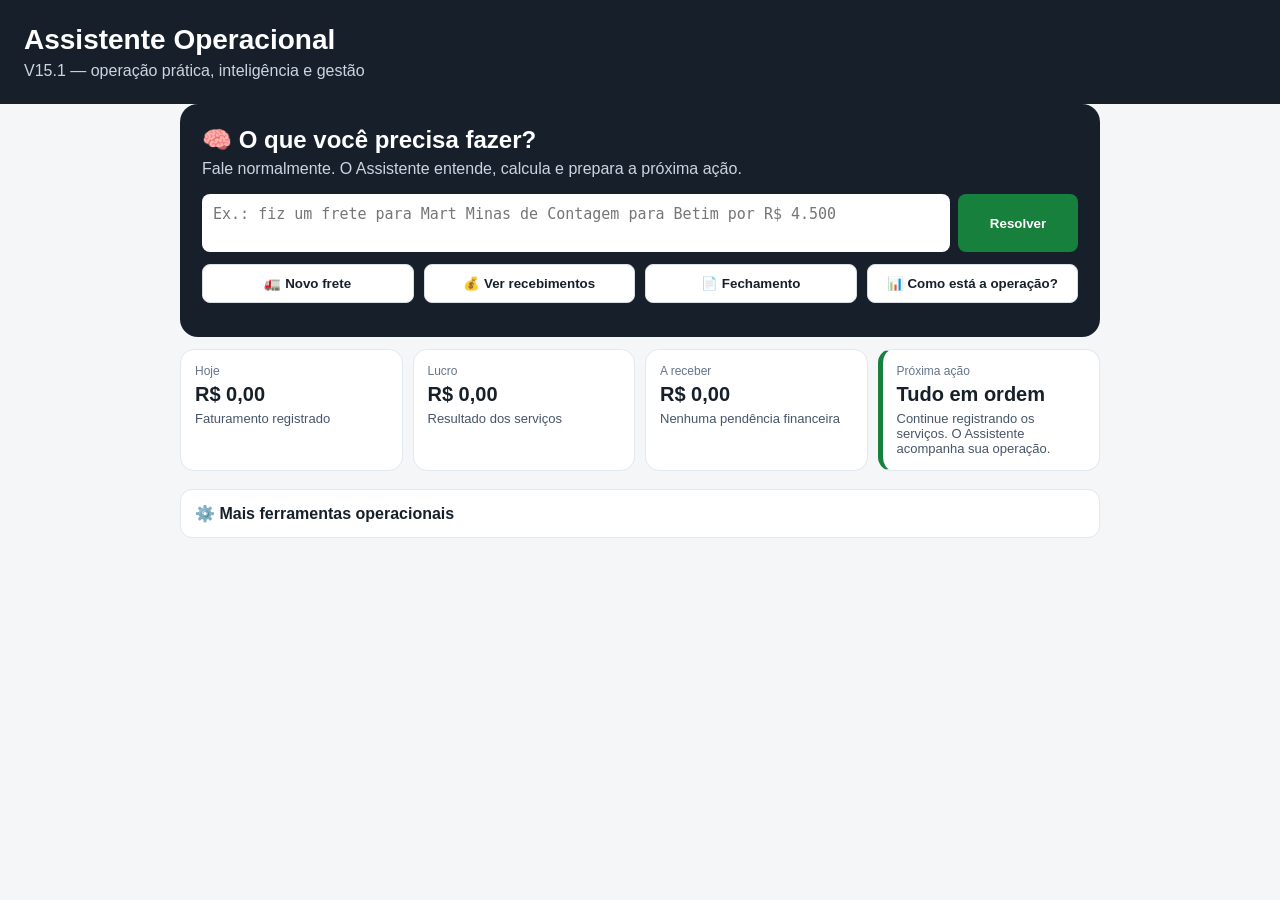
<file: assistente_operacional_v16_8_rota_integrada.html>
<!DOCTYPE html>
<html lang="pt-BR">
<head>
<meta charset="UTF-8">
<meta name="viewport" content="width=device-width, initial-scale=1.0">
<title>Assistente Operacional — V15.1</title>
<style>
*{box-sizing:border-box}body{margin:0;font-family:Arial,sans-serif;background:#f4f6f8;color:#17202a}
header{background:#17202a;color:#fff;padding:24px}header h1{margin:0 0 6px;font-size:28px}header p{margin:0;color:#cbd5e1}
main{max-width:1200px;margin:22px auto;padding:0 16px}.grid{display:grid;grid-template-columns:repeat(auto-fit,minmax(280px,1fr));gap:16px}
.card{background:#fff;border-radius:14px;padding:20px;box-shadow:0 3px 15px #00000012;margin-bottom:16px}
h2{margin:0 0 16px;font-size:20px}.muted{color:#64748b;font-size:13px}
label{display:block;font-size:13px;font-weight:bold;margin:10px 0 5px}
input,select,textarea{width:100%;padding:11px;border:1px solid #d7dee7;border-radius:8px;font-size:14px}
button{border:0;border-radius:8px;padding:11px 15px;font-weight:bold;cursor:pointer;background:#17202a;color:#fff}
button.secondary{background:#e8edf2;color:#17202a}button.danger{background:#b42318}button.green{background:#16803c}
.actions{display:flex;gap:8px;flex-wrap:wrap;margin-top:14px}
.result{background:#f8fafc;border-radius:12px;padding:16px;margin-top:16px;border:1px solid #e2e8f0}
.result.good{border-left:5px solid #16803c}.result.warn{border-left:5px solid #c98200}.result.bad{border-left:5px solid #b42318}
.kpis{display:grid;grid-template-columns:repeat(auto-fit,minmax(180px,1fr));gap:12px;margin-top:14px}
.kpi{padding:16px;background:#fff;border-radius:12px;border:1px solid #e2e8f0}.kpi span{display:block;color:#64748b;font-size:13px}.kpi strong{font-size:23px}
table{width:100%;border-collapse:collapse;font-size:13px}th,td{padding:10px;border-bottom:1px solid #e2e8f0;text-align:left}th{background:#f8fafc}
.client-card{border:1px solid #e2e8f0;padding:14px;border-radius:10px;margin:10px 0}
.badge{display:inline-block;padding:5px 8px;border-radius:20px;background:#eef2ff;color:#3730a3;font-size:12px}

.insight-grid{display:grid;grid-template-columns:repeat(auto-fit,minmax(180px,1fr));gap:12px;margin-top:14px}
.insight{padding:14px;border:1px solid #e6e6e6;border-radius:14px;background:#fff}
.insight strong{display:block;font-size:20px;margin-top:4px}
.insight.good{border-left:5px solid #16803c}
.insight.warn{border-left:5px solid #c98200}
.insight.bad{border-left:5px solid #b42318}


.price-grid{display:grid;grid-template-columns:repeat(auto-fit,minmax(190px,1fr));gap:12px;margin-top:14px}
.price-card{padding:16px;border:1px solid #e6e6e6;border-radius:14px;background:#fff}
.price-card strong{display:block;font-size:24px;margin-top:5px}
.price-card.primary{border:2px solid #16803c}
.price-card.alert{border-left:5px solid #c98200}


.profile-box{padding:16px;border:1px solid #e6e6e6;border-radius:14px;background:#fff;margin-top:14px}
.profile-grid{display:grid;grid-template-columns:repeat(auto-fit,minmax(190px,1fr));gap:12px}


.brain-alert{padding:12px 14px;border:1px solid #e2e8f0;border-radius:10px;margin:8px 0;background:#fff}.brain-alert.good{border-left:5px solid #16803c}.brain-alert.warn{border-left:5px solid #c98200}.brain-alert.bad{border-left:5px solid #b42318}.brain-score{font-size:30px;font-weight:bold}.brain-small{font-size:12px;color:#64748b}.trend-grid{display:grid;grid-template-columns:repeat(auto-fit,minmax(160px,1fr));gap:10px}.trend-card{padding:13px;border:1px solid #e2e8f0;border-radius:10px}.trend-card strong{display:block;font-size:20px;margin-top:4px}

.metric{padding:16px;border:1px solid #e6e6e6;border-radius:14px;background:#fff}
.metric span{display:block;font-size:13px;color:#666;margin-bottom:6px}
.metric strong{font-size:22px}


/* V16 — experiência assistida */
.assist-home{max-width:920px;margin:0 auto 18px}
.assist-hero{background:#17202a;color:#fff;border-radius:18px;padding:22px}
.assist-hero h2{font-size:24px;margin:0 0 6px}.assist-hero p{color:#cbd5e1;margin:0 0 16px}
.assist-command{display:flex;gap:8px;align-items:stretch}.assist-command textarea{min-height:56px;resize:none;border:0;flex:1;font-size:15px}.assist-command button{min-width:120px}
.quick-actions{display:grid;grid-template-columns:repeat(4,1fr);gap:10px;margin-top:12px}.quick-actions button{background:#fff;color:#17202a;border:1px solid #d7dee7}
.focus-grid{display:grid;grid-template-columns:repeat(auto-fit,minmax(210px,1fr));gap:10px;margin-top:12px}.focus-card{background:#fff;border:1px solid #e2e8f0;border-radius:14px;padding:14px}.focus-card span{display:block;color:#64748b;font-size:12px}.focus-card strong{display:block;font-size:20px;margin:5px 0}.focus-card p{margin:0;font-size:13px;color:#475569}
.focus-card.action{border-left:5px solid #16803c}.focus-card.warn{border-left:5px solid #c98200}.focus-card.bad{border-left:5px solid #b42318}
.assist-response{margin-top:12px}.assist-response .result{margin-top:0}
.more-tools{max-width:920px;margin:0 auto}.more-tools>summary{cursor:pointer;background:#fff;border:1px solid #e2e8f0;border-radius:12px;padding:14px;font-weight:bold;list-style:none}.more-tools>summary::-webkit-details-marker{display:none}.more-tools[open]>summary{border-radius:12px 12px 0 0}.tools-wrap{padding-top:12px}
@media(max-width:680px){.assist-command{flex-direction:column}.quick-actions{grid-template-columns:repeat(2,1fr)}.assist-command button{width:100%}}

</style>
</head>
<body>
<header>
<h1>Assistente Operacional</h1>
<p>V15.1 — operação prática, inteligência e gestão</p>
</header>


<section class="assist-home">
  <div class="assist-hero">
    <h2>🧠 O que você precisa fazer?</h2>
    <p>Fale normalmente. O Assistente entende, calcula e prepara a próxima ação.</p>
    <div class="assist-command">
      <textarea id="v16Command" rows="2" placeholder="Ex.: fiz um frete para Mart Minas de Contagem para Betim por R$ 4.500"></textarea>
      <button class="green" onclick="v16HandleCommand()">Resolver</button>
    </div>
    <div class="quick-actions">
      <button onclick="v16Quick('frete')">🚛 Novo frete</button>
      <button onclick="v16Quick('receber')">💰 Ver recebimentos</button>
      <button onclick="v16Quick('fechamento')">📄 Fechamento</button>
      <button onclick="v16Quick('gestao')">📊 Como está a operação?</button>
    </div>
    <div id="v16Response" class="assist-response"></div>
  </div>
  <div class="focus-grid" id="v16Focus"></div>
</section>

<details class="more-tools">
  <summary>⚙️ Mais ferramentas operacionais</summary>
  <div class="tools-wrap">
<main>
<section class="card">
<h2>🧠 Assistente Inteligente</h2>
<p class="muted">Digite como você falaria com o Assistente. Ele identifica os dados e mostra o lançamento antes de salvar. Para horas extras, informe sempre a quantidade e o valor por hora. Manutenção é informada diretamente no frete. Ex.: 5 horas extras 22,00 = R$ 110,00.</p>
<textarea id="smartText" rows="4" placeholder="Ex.: Hoje fiz um frete para Mart Minas de Contagem para Betim por R$ 4.500. Gastei R$ 350 de diesel e R$ 80 de pedágio."></textarea>
<div class="actions"><button onclick="interpretSmart()">Interpretar lançamento</button></div>
<div id="smartResult"></div>
</section>


<section class="card">
<h2>🚛 Veículos</h2>
<div class="grid">
<div><label>Nome do veículo</label><input id="vNome" placeholder="Caminhão 01"></div>
<div><label>Placa</label><input id="vPlaca" placeholder="ABC1D23"></div>
<div><label>Consumo (km/L)</label><input id="vConsumo" type="number" step="0.1" placeholder="2.8"></div>
</div>
<div class="actions"><button onclick="addVehicle()">Cadastrar veículo</button></div>
<div id="vehicles"></div>
</section>

<section class="card">
<h2>👤 Clientes</h2>
<div class="grid">
<div><label>Nome do cliente</label><input id="cNome" placeholder="Empresa ABC"></div>
<div><label>Contato (opcional)</label><input id="cContato" placeholder="WhatsApp / telefone"></div><div><label>CNPJ (opcional)</label><input id="cCnpj" placeholder="00.000.000/0000-00"></div>
</div>
<div class="actions"><button onclick="addClient()">Cadastrar cliente</button></div>
<div id="clients"></div>
</section>

<section class="card">
<h2>🧠 Análise antes de aceitar o frete</h2>
<div class="grid">
<div><label>Cliente</label><select id="aCliente"></select></div>
<div><label>Veículo</label><select id="aVeiculo" onchange="syncConsumption()"></select></div>
<div><label>Valor do frete (R$)</label><input id="aFrete" type="number" step="0.01" placeholder="4500"></div>
<div><label>Distância total (km)</label><input id="aKm" type="number" step="0.1" placeholder="120"></div>
<div><label>Preço do diesel (R$/L)</label><input id="aDiesel" type="number" step="0.01" placeholder="6.20"></div>
<div><label>Consumo usado (km/L)</label><input id="aConsumo" type="number" step="0.1" placeholder="Selecione o veículo"></div>
<div><label>Pedágio (R$)</label><input id="aPedagio" type="number" step="0.01" placeholder="80"></div>
<div><label>Terceirização / outros (R$)</label><input id="aTerceiro" type="number" step="0.01" placeholder="400"></div>
<div><label>Margem mínima desejada (%)</label><input id="aMeta" type="number" step="0.1" value="30" min="0" max="99.9"></div>
</div>
<div class="actions"><button onclick="analyze()">Analisar frete</button></div>
<div id="analysis"></div>
<p class="muted">Regra inicial: 🟢 aceita quando atinge a margem mínima; 🟡 exige análise quando é lucrativo, mas abaixo da meta; 🔴 não recomendado quando a margem fica muito abaixo da meta ou há prejuízo.</p>
</section>

<section class="card">
<h2>📝 Registrar serviço</h2>
<div class="grid">
<div><label>Data</label><input id="sData" type="date"></div>
<div><label>Cliente</label><select id="sCliente"></select></div>
<div><label>Veículo</label><select id="sVeiculo"></select></div>
<div><label>Origem</label><input id="sOrigem" placeholder="Contagem"></div>
<div><label>Destino</label><input id="sDestino" placeholder="Betim"></div>
<div style="display:flex;align-items:end"><button type="button" class="secondary" onclick="openMapsFromFields()">🗺️ Abrir rota no Maps</button></div>
<div><label>Valor do serviço (R$)</label><input id="sValor" type="number" step="0.01"></div>
<div><label>Status</label><select id="sStatus"><option>Pendente</option><option>Recebido</option></select></div>
<div><label>Combustível (R$)</label><input id="sComb" type="number" step="0.01" value="0"></div>
<div><label>Pedágio (R$)</label><input id="sPed" type="number" step="0.01" value="0"></div>
<div><label>Terceirização (R$)</label><input id="sTer" type="number" step="0.01" value="0"></div>
<div><label>Alimentação (R$)</label><input id="sAlimentacao" type="number" step="0.01" value="0"></div>
<div><label>Hotel / hospedagem (R$)</label><input id="sHotel" type="number" step="0.01" value="0"></div><div><label>Diárias do motorista (R$)</label><input id="sMotoristaDiarias" type="number" step="0.01" value="0"></div><div><label>Horas extras — quantidade</label><input id="sHorasExtrasQtd" type="number" step="0.01" min="0" value="0" oninput="updateHorasExtrasManual()"></div><div><label>Horas extras — valor por hora (R$)</label><input id="sHorasExtrasValorHora" type="number" step="0.01" min="0" value="0" oninput="updateHorasExtrasManual()"></div><div><label>Total horas extras (R$)</label><input id="sHorasExtras" type="number" step="0.01" value="0" readonly></div>
<div><label>Manutenção do veículo (R$)</label><input id="sManutencao" type="number" step="0.01" value="0"></div>
<div><label>Outros custos (R$)</label><input id="sOutros" type="number" step="0.01" value="0"></div>
</div>
<div class="actions"><button onclick="addService()">Adicionar serviço</button></div>
</section>

<section class="card">
<h2>📈 Painel Geral</h2>
<div class="grid">
<div><label>Período</label><select id="dPeriodo" onchange="renderDashboard()"><option value="mes">Este mês</option><option value="hoje">Hoje</option><option value="todos">Todos os dados</option></select></div>
</div>
<div class="kpis" id="dashboardKpis"></div>
<div class="grid" style="margin-top:16px">
 <div class="result"><h3>🏆 Clientes que mais faturam</h3><div id="topClients"></div></div>
 <div class="result"><h3>💸 Custos por categoria</h3><div id="costBreakdown"></div></div>
</div>
</section>

<section class="card">
<h2>📊 Serviços por cliente</h2>
<div id="services"></div>
<div class="actions">
<button onclick="exportCSV()">Exportar CSV</button>
<button class="danger" onclick="clearAll()">Limpar dados</button>
</div>
</section>


<section class="card">
  <h2>🧠 Inteligência dos seus fretes</h2>
  <p class="muted">O sistema compara os fretes registrados e mostra o seu padrão real de operação.</p>
  <div id="historyInsights"></div>
</section>


<section class="card">
  <h2>💰 Quanto cobrar?</h2>
  <p class="muted">Informe os mesmos dados da análise do frete e o sistema calcula um preço mínimo e uma faixa recomendada para atingir sua margem.</p>
  <div class="grid">
    <div><label>Margem desejada (%)</label><input id="pMeta" type="number" step="0.1" value="30" min="1" max="99"></div>
    <div><label>Margem ideal (%)</label><input id="pIdeal" type="number" step="0.1" value="35" min="1" max="99"></div>
    <div><label>Distância total (KM)</label><input id="pKm" type="number" step="0.1" placeholder="120"></div>
    <div><label>Consumo (KM/L)</label><input id="pConsumo" type="number" step="0.1" placeholder="2.8"></div>
    <div><label>Preço do diesel (R$/L)</label><input id="pDiesel" type="number" step="0.01" placeholder="6.20"></div>
    <div><label>Pedágio (R$)</label><input id="pPedagio" type="number" step="0.01" placeholder="80"></div>
    <div><label>Terceirização / outros (R$)</label><input id="pTerceiro" type="number" step="0.01" placeholder="400"></div>
  </div>
  <div class="actions"><button class="green" onclick="recommendPrice()">Calcular preço recomendado</button></div>
  <div id="priceRecommendation"></div>
</section>


<section class="card" id="compararClientes">
  <h2>📊 Comparar clientes</h2>
  <p class="muted">Compare seus clientes por faturamento, custos, lucro, margem e quantidade de serviços para identificar quem traz mais retorno.</p>
  <div class="grid">
    <div><label>De</label><input id="cmpDataDe" type="date" onchange="compareClients()"></div>
    <div><label>Até</label><input id="cmpDataAte" type="date" onchange="compareClients()"></div>
  </div>
  <div class="actions">
    <button class="green" onclick="compareClients()">Comparar clientes</button>
  </div>
  <div id="clientComparison"></div>
</section>


<section class="card" id="cerebroOperacional">
  <h2>🧠 Cérebro Operacional</h2>
  <p class="muted">O sistema transforma os dados da operação em uma leitura executiva: desempenho, riscos e próximas ações.</p>
  <div class="kpis" id="brainKpis"></div>
  <div class="profile-grid" style="margin-top:16px">
    <div class="profile-box"><b>🎯 Diagnóstico</b><p id="brainDiagnosis">Analisando seus dados...</p></div>
    <div class="profile-box"><b>⚠️ Principal risco</b><p id="brainRisk">—</p></div>
    <div class="profile-box"><b>💡 Oportunidade</b><p id="brainOpportunity">—</p></div>
    <div class="profile-box"><b>➡️ Próxima ação</b><p id="brainAction">—</p></div>
  </div>
  <div class="result" style="margin-top:16px">
    <h3 style="margin-top:0">📌 Alertas da operação</h3>
    <div id="brainAlerts"></div>
  </div>
  <div class="result" style="margin-top:16px">
    <h3 style="margin-top:0">📈 Comparativo recente</h3>
    <div id="brainTrend"></div>
  </div>
  <div class="actions">
    <button class="green" onclick="updateOperationalBrain(true)">🔄 Atualizar análise</button>
  </div>
</section>

<section class="card" id="painelGestao">
  <h2>📊 Painel de Gestão</h2>
  <p class="muted">Uma visão rápida de onde a operação está ganhando dinheiro e onde precisa de atenção.</p>
  <div class="grid">
    <div class="metric"><span>Faturamento</span><strong id="dashFat">R$ 0,00</strong></div>
    <div class="metric"><span>Custos</span><strong id="dashCost">R$ 0,00</strong></div>
    <div class="metric"><span>Lucro</span><strong id="dashProfit">R$ 0,00</strong></div>
    <div class="metric"><span>Margem</span><strong id="dashMargin">0,0%</strong></div>
    <div class="metric"><span>Fretes</span><strong id="dashCount">0</strong></div>
    <div class="metric"><span>A receber</span><strong id="dashReceivable">R$ 0,00</strong></div>
  </div>
  <div class="profile-grid" style="margin-top:16px">
    <div class="profile-box"><b>🏆 Cliente mais rentável</b><p id="dashTopClient">—</p></div>
    <div class="profile-box"><b>🚛 Veículo mais rentável</b><p id="dashTopVehicle">—</p></div>
    <div class="profile-box"><b>🗺️ Rota mais rentável</b><p id="dashTopRoute">—</p></div>
    <div class="profile-box"><b>⚠️ Atenção</b><p id="dashAlert">Sem dados suficientes.</p></div>
  </div>
</section>

<section class="card">
<h2>💰 Financeiro</h2>
<div class="grid">
<div><label>Cliente</label><select id="fCliente" onchange="renderFinance(); renderReceivables()"></select></div>
<div><label>De</label><input id="fDe" type="date" onchange="renderFinance()"></div>
<div><label>Até</label><input id="fAte" type="date" onchange="renderFinance()"></div>
</div>
<div class="kpis" id="finance"></div>
</section>
<section class="card" id="contasReceber"><h2>💰 Contas a Receber — Fechamento</h2><p class="muted">Transforme os serviços já registrados em um fechamento profissional, rastreável e pronto para enviar ao cliente.</p><div class="grid"><div><label>Cliente</label><select id="crCliente" onchange="renderReceivables()"></select></div><div><label>De</label><input id="crDe" type="date" onchange="renderReceivables()"></div><div><label>Até</label><input id="crAte" type="date" onchange="renderReceivables()"></div><div><label>Status</label><select id="crStatus" onchange="renderReceivables()"><option value="">Todos</option><option>Salvo</option><option>Enviado</option><option>Recebido</option></select></div></div><div class="kpis" id="receivableKpis"></div><div class="actions"><button class="green" onclick="createClosure()">📄 Gerar fechamento</button></div><div id="receivablePreview"></div><div id="closuresHistory" style="margin-top:16px"></div></section>
</main>

<script>
const KEY='assistente_operacional_v5';
let db=JSON.parse(localStorage.getItem(KEY)||'{"vehicles":[],"clients":[],"services":[],"closures":[]}');
if(!Array.isArray(db.closures)) db.closures=[];

function save(){localStorage.setItem(KEY,JSON.stringify(db));renderAll()}
function money(v){return Number(v||0).toLocaleString('pt-BR',{style:'currency',currency:'BRL'})}
function esc(v){return String(v??'').replace(/[&<>"']/g,m=>({'&':'&amp;','<':'&lt;','>':'&gt;','"':'&quot;',"'":'&#039;'}[m]))}


function brNum(v){
  const raw=String(v??'').trim().replace(/\s/g,'').replace(/[.,]+$/,'');
  if(!raw) return 0;
  // Aceita 500,00 | 5.000,00 | 500.00 | 5000
  if(raw.includes(',') && raw.includes('.')) return Number(raw.replace(/\./g,'').replace(',','.'))||0;
  if(raw.includes(',')) return Number(raw.replace(',','.'))||0;
  if(raw.includes('.')){
    const parts=raw.split('.');
    // Ponto com exatamente 3 dígitos tende a ser separador de milhar (5.000).
    if(parts.length===2 && parts[1].length===3) return Number(parts[0]+parts[1])||0;
  }
  return Number(raw)||0;
}
function parseMoney(text, patterns){
  for(const re of patterns){const m=text.match(re);if(m)return brNum(m[1])}
  return 0;
}
function findClientInText(text){
 const low=normalizeText(text);
 return db.clients.find(c=>{
   const nome=normalizeText(c.nome);
   return nome && low.includes(nome);
 })||null;
}
function normalizeText(v){
 return String(v||'').normalize('NFD').replace(/[\u0300-\u036f]/g,'').toLowerCase()
   .replace(/[^a-z0-9]+/g,' ').trim();
}
function findVehicleInText(text){
 const low=normalizeText(text);
 return db.vehicles.find(v=>{
   const nome=normalizeText(v.nome);
   const placa=normalizeText(v.placa);
   return (nome && low.includes(nome)) || (placa && low.includes(placa));
 })||null;
}
function parseCost(text, labels){
  // Procura o valor sem normalizar a frase inteira, para não destruir vírgulas
  // decimais. Os rótulos recebem suas variações com e sem acento.
  const cleanLabels=labels.flatMap(x=>String(x).split('|')).filter(Boolean);
  const escRe=x=>x.replace(/[.*+?^${}()|[\]\\]/g,'\\$&');
  const label=cleanLabels.map(escRe).join('|');
  const patterns=[
    new RegExp(String.raw`(?:r\$?\s*)?([0-9][0-9.,]*)\s*(?:(?:de|do|da|com|em|para)\s*)?(?:${label})(?=\s|,|;|\.|$)`,'i'),
    new RegExp(String.raw`(?:${label})\s*(?:(?:de|do|da|com|em|para|no valor de)\s*)?r?\$?\s*([0-9][0-9.,]*)`,'i'),
    new RegExp(String.raw`(?:${label})\s*[:=-]\s*r?\$?\s*([0-9][0-9.,]*)`,'i')
  ];
  return parseMoney(text,patterns);
}
function parseDriverCosts(text){
 const low=normalizeText(text);
 const words={um:1,uma:1,dois:2,duas:2,tres:3,quatro:4,cinco:5,seis:6,sete:7,oito:8,nove:9,dez:10};
 let dailyCount=0;
 let m=low.match(/\b(\d+(?:[.,]\d+)?)\s+diarias?\b/i);
 if(m) dailyCount=brNum(m[1]);
 if(!dailyCount){m=low.match(/\b(um|uma|dois|duas|tres|quatro|cinco|seis|sete|oito|nove|dez)\s+diarias?\b/i);if(m)dailyCount=words[m[1]]||0;}
 if(!dailyCount && /\bdiarias?\b/i.test(low)) dailyCount=1;

 // Formas aceitas:
 // "2 diárias de 60", "2 diárias 60", "60 de diária", "diária de 60".
 let dailyUnit=0;
 const after=low.match(/\bdiarias?\b\s*(?:de|a|por|no valor de|:)?\s*r?\$?\s*([0-9][0-9.,]*)/i);
 if(after) dailyUnit=brNum(after[1]);
 if(!dailyUnit){
   const before=low.match(/r?\$?\s*([0-9][0-9.,]*)\s+(?:de\s+)?diarias?\b/i);
   if(before) dailyUnit=brNum(before[1]);
 }
 // Caso comum "2 diárias 60": o primeiro número é quantidade, o segundo é valor.
 if(dailyCount && !dailyUnit){
   const qtyValue=low.match(/\b(?:\d+(?:[.,]\d+)?|um|uma|dois|duas|tres|quatro|cinco|seis|sete|oito|nove|dez)\s+diarias?\s+(?:de\s+|a\s+|por\s+|r?\$?\s*)?([0-9][0-9.,]*)\b/i);
   if(qtyValue) dailyUnit=brNum(qtyValue[1]);
 }

 const hm=low.match(/\b(\d+(?:[.,]\d+)?)\s*horas?\s*(?:extras?|extra)\b/i);
 const extraHours=hm?brNum(hm[1]):0;
 // Regra: hora extra só é calculada quando o usuário informa explicitamente
 // a quantidade de horas E o valor de cada hora. Ex.: "5 horas extras 22,00".
 let explicitRate=0;
 const er=low.match(/\b\d+(?:[.,]\d+)?\s*horas?\s*(?:extras?|extra)\s*(?:(?:a|de|por|no\s+valor\s+de)\s*|:\s*)?r?\$?\s*([0-9][0-9.,]*)/i);
 if(er) explicitRate=brNum(er[1]);
 const extraRate=explicitRate;
 const extraTotal=extraHours>0&&extraRate>0?extraHours*extraRate:0;
 const extraMissing=extraHours>0&&extraRate<=0;
 return {dailyCount,dailyUnit,dailyTotal:dailyCount*dailyUnit,extraHours,extraRate,extraTotal,estimated:false,extraMissing};
}
function openMapsRoute(origin,destination){
  const o=String(origin||'').trim(), d=String(destination||'').trim();
  if(!o||!d){alert('Informe origem e destino para abrir a rota.');return;}
  const url='https://www.google.com/maps/dir/?api=1&origin='+encodeURIComponent(o)+'&destination='+encodeURIComponent(d);
  window.open(url,'_blank','noopener');
}
function openMapsFromFields(){
  const o=document.getElementById('sOrigem')?.value||'', d=document.getElementById('sDestino')?.value||'';
  openMapsRoute(o,d);
}

function interpretSmart(){
 try{
 const text=smartText.value.trim();
 if(!text){alert('Digite ou cole o que aconteceu.');return}
 const client=findClientInText(text);
 const vehicle=findVehicleInText(text);
 const value=parseMoney(text,[/(?:por|valor(?: de)?|frete(?: de)?|faturamento(?: de)?)\s*r?\$?\s*([\d.,]+)/i]);
 const fuel=parseCost(text,['diesel','combustivel','combustível']);
 const toll=parseCost(text,['pedagio','pedágio','depedagio','depedágio']);
 const food=parseCost(text,['alimentacao','alimentação','refeicao','refeição']);
 const hotel=parseCost(text,['hotel','hospedagem']);
 const third=parseCost(text,['terceiro','terceirizado','terceirizacao','terceirização','frete terceirizado']);
 const driver=parseDriverCosts(text);
 const kmMatch=text.match(/([0-9]+(?:[.,][0-9]+)?)\s*(?:km|quil[oô]metros?)/i);
 const route=text.match(/(?:de|saindo de)\s+([A-Za-zÀ-ÿ0-9 ._-]+?)\s+(?:para|até|ate)\s+([A-Za-zÀ-ÿ0-9 ._-]+?)(?:\s+por|\s+no valor|\s+com|\s+e\s+|[.,]|$)/i);
 const date=text.match(/(?:hoje|amanh[aã]|ontem)/i)?.[0]?.toLowerCase()||'hoje';
 const km=kmMatch?brNum(kmMatch[1]):0;
 const maintenanceExplicit=parseCost(text,['manutencao do veiculo','manutenção do veículo','manutencao','manutenção','oficina','reparo','revisao','revisão']);
 const maintenance=maintenanceExplicit>0?maintenanceExplicit:0;
 let combust=fuel;
 if(!fuel && km && vehicle){
   const dieselPrice=parseMoney(text,[/(?:diesel|litro)\s*(?:a|por|de|:)?\s*r?\$?\s*([\d.,]+)/i]);
   if(dieselPrice && vehicle.consumo) combust=km/vehicle.consumo*dieselPrice;
 }
 const costs=combust+toll+food+hotel+maintenance+third+driver.dailyTotal+driver.extraTotal;
 const profit=value-costs;
 const margin=value?profit/value*100:0;
 const missing=[];
 if(driver.extraMissing) missing.push('valor de cada hora extra');
 if(!client)missing.push('cliente');
 if(!value)missing.push('valor do frete');
 if(!route)missing.push('origem e destino');
 const displayDate=date==='ontem'?'Ontem':date==='amanhã'?'Amanhã':'Hoje';
 smartResult.innerHTML=`<div class="result ${missing.length?'warn':'good'}">
 <b>${missing.length?'⚠️ Faltam informações':'✅ Entendi o lançamento'}</b>
 <div class="kpis">
 <div class="kpi"><span>Cliente</span><strong>${esc(client?.nome||'Não identificado')}</strong></div>
 <div class="kpi"><span>Frete</span><strong>${money(value)}</strong></div>
 <div class="kpi"><span>Custos</span><strong>${money(costs)}</strong></div>
 <div class="kpi"><span>Lucro</span><strong>${money(profit)}</strong></div>
 </div>
 <p><b>Data:</b> ${displayDate}<br><b>Rota:</b> ${route?esc(route[1].trim())+' → '+esc(route[2].trim()):'Não identificada'} ${route?`<button class="secondary" style="padding:6px 9px;margin-left:6px" onclick="openMapsRoute(${JSON.stringify(route[1].trim())},${JSON.stringify(route[2].trim())})">🗺️ Maps</button>`:''}<br><b>Veículo:</b> ${esc(vehicle?.nome||'Não identificado')} ${vehicle?`• Placa: ${esc(vehicle.placa||'—')} • ${vehicle.consumo.toFixed(1)} km/L`:''}<br><b>Combustível:</b> ${money(combust)} • <b>Pedágio:</b> ${money(toll)} • <b>Alimentação:</b> ${money(food)} • <b>Hotel:</b> ${money(hotel)} • <b>Manutenção:</b> ${money(maintenance)} • <b>Diárias motorista:</b> ${money(driver.dailyTotal)} • <b>Horas extras:</b> ${money(driver.extraTotal)} • <b>Terceirização:</b> ${money(third)}<br>${driver.dailyCount?`<b>Motorista:</b> ${driver.dailyCount} diária(s) × ${money(driver.dailyUnit)} = ${money(driver.dailyTotal)}. `:''}${driver.extraHours?`<b>Horas extras:</b> ${driver.extraHours}h × ${money(driver.extraRate)}/h = ${money(driver.extraTotal)}${driver.estimated?' (estimado)':''}.`:''}<br><b>Margem:</b> ${value?margin.toFixed(1)+'%':'—'}${km?` • <b>KM:</b> ${km}`:''}</p>
 ${missing.length?`<p class="muted">Precisamos de: <b>${missing.join(', ')}</b>.</p>`:`<div class="actions"><button class="green" onclick='confirmSmart(${JSON.stringify({clientId:client.id,value,combust,toll,food,hotel,third,driverDailyCount:driver.dailyCount,driverDailyUnit:driver.dailyUnit,driverDailyTotal:driver.dailyTotal,driverExtraHours:driver.extraHours,driverExtraRate:driver.extraRate,driverExtraTotal:driver.extraTotal,maintenance,route:route?[route[1].trim(),route[2].trim()]:['',''],km,vehicleId:vehicle?.id||null})})'>Confirmar e registrar</button><button class="secondary" onclick="smartText.focus()">Corrigir texto</button></div>`}
 </div>`;
 }catch(err){ console.error(err); smartResult.innerHTML=`<div class="result bad"><b>⚠️ Não consegui interpretar esse lançamento.</b><p>Revise os valores e tente novamente.</p></div>`; }
}
function confirmSmart(d){
 const today=new Date().toISOString().slice(0,10);
 db.services.push({id:Date.now(),date:today,clientId:d.clientId,origem:d.route[0],destino:d.route[1],valor:d.value,status:'Pendente',comb:Number(d.combust.toFixed(2)),ped:d.toll,ter:d.third,alimentacao:d.food,hotel:d.hotel||0,motoristaDiarias:Number(d.driverDailyTotal)||0,motoristaDiariasQtd:Number(d.driverDailyCount)||0,motoristaDiariaValor:Number(d.driverDailyUnit)||0,horasExtras:Number(d.driverExtraTotal)||0,horasExtrasQtd:Number(d.driverExtraHours)||0,horasExtrasValorHora:Number(d.driverExtraRate)||0,manutencao:Number(d.maintenance)||0,outros:0,vehicleId:d.vehicleId,km:d.km});
 save(); smartText.value=''; smartResult.innerHTML='<div class="result good"><b>✅ Frete registrado com sucesso.</b></div>';
}
function addVehicle(){
 const nome=vNome.value.trim(), placa=vPlaca.value.trim(), consumo=Number(vConsumo.value);
 if(!nome||!consumo){alert('Informe nome e consumo do veículo.');return}
 db.vehicles.push({id:Date.now(),nome,placa,consumo});vNome.value='';vPlaca.value='';vConsumo.value='';save()
}
function addClient(){
 const nome=cNome.value.trim();if(!nome){alert('Informe o nome do cliente.');return}
 db.clients.push({id:Date.now(),nome,contato:cContato.value.trim(),cnpj:cCnpj.value.trim()});cNome.value='';cContato.value='';cCnpj.value='';save()
}
function syncConsumption(){
 const v=db.vehicles.find(x=>x.id==aVeiculo.value);aConsumo.value=v?v.consumo:''
}
function analyze(){
 const frete=Number(aFrete.value)||0, km=Number(aKm.value)||0, diesel=Number(aDiesel.value)||0, cons=Number(aConsumo.value)||0;
 const ped=Number(aPedagio.value)||0, ter=Number(aTerceiro.value)||0, meta=(Number(aMeta.value)||30)/100;
 const vehicle=db.vehicles.find(v=>v.id==aVeiculo.value);
 const manutKm=0;
 if(!frete||!km||!diesel||!cons){alert('Informe frete, distância, diesel e consumo.');return}
 const combust=km/cons*diesel;
 const manut=manutKm*km;
 const total=combust+ped+ter+manut;
 const lucro=frete-total;
 const margem=frete?lucro/frete*100:0;
 const custoKm=km?total/km:0;
 const lucroKm=km?lucro/km:0;
 const receitaKm=km?frete/km:0;
 const minimo=meta<1?total/(1-meta):total;
 let decisao, classe, icone, explicacao;
 if(lucro<=0 || margem<Math.max(0,meta*100-10)){
   decisao='NÃO RECOMENDADO'; classe='bad'; icone='🔴';
   explicacao='A margem está abaixo de uma faixa segura para o negócio.';
 }else if(margem<meta*100){
   decisao='ANALISAR'; classe='warn'; icone='🟡';
   explicacao='O frete é lucrativo, mas está abaixo da margem mínima definida.';
 }else{
   decisao='ACEITAR'; classe='good'; icone='🟢';
   explicacao='O frete atende à margem mínima definida.';
 }
 analysis.innerHTML=`<div class="result ${classe}">
 <b>${icone} FRETE ${decisao}</b>
 <p class="muted">${explicacao}</p>
 <div class="kpis">
 <div class="kpi"><span>Combustível estimado</span><strong>${money(combust)}</strong></div>
 <div class="kpi"><span>Manutenção estimada</span><strong>${money(manut)}</strong></div>
 <div class="kpi"><span>Custo total</span><strong>${money(total)}</strong></div>
 <div class="kpi"><span>Lucro estimado</span><strong>${money(lucro)}</strong></div>
 <div class="kpi"><span>Margem</span><strong>${margem.toFixed(1)}%</strong></div>
 <div class="kpi"><span>Custo por km</span><strong>${money(custoKm)}</strong></div>
 <div class="kpi"><span>Lucro por km</span><strong>${money(lucroKm)}</strong></div>
 </div>
 <p><b>Receita/km:</b> ${money(receitaKm)} • <b>Frete mínimo para ${ (meta*100).toFixed(0)}% de margem:</b> ${money(minimo)}</p>
 <p class="muted">Veículo: ${esc(vehicle?.nome||'—')} ${vehicle?`• Placa: ${esc(vehicle.placa||'—')} • ${cons.toFixed(1)} km/L`:''}</p>
 <div class="actions"><button class="green" onclick="prepareRegisterFromAnalysis()">Usar análise para registrar</button></div>
 </div>`;
 window.lastAnalysis={frete,km,diesel,cons,ped,ter,manut,vehicleId:vehicle?.id||null};
}
function prepareRegisterFromAnalysis(){
 const a=window.lastAnalysis;
 if(!a){alert('Faça uma análise primeiro.');return}
 sCliente.value=aCliente.value||'';
 sVeiculo.value=a.vehicleId||'';
 sValor.value=a.frete;
 sComb.value=(a.km/a.cons*a.diesel).toFixed(2);
 sPed.value=a.ped;
 sTer.value=a.ter;
 if(document.getElementById('sAlimentacao')) document.getElementById('sAlimentacao').value=0;
 if(document.getElementById('sHotel')) document.getElementById('sHotel').value=0;
 if(document.getElementById('sManutencao')) document.getElementById('sManutencao').value=0;
 sOutros.value=0;
 alert('Dados da análise enviados para "Registrar serviço". Preencha origem e destino e clique em "Adicionar serviço".');
}
function registerAnalyzedFreight(){
 const clientId=Number(aCliente.value);
 const vehicle=db.vehicles.find(v=>v.id==aVeiculo.value);
 const frete=Number(aFrete.value), km=Number(aKm.value), diesel=Number(aDiesel.value), cons=Number(aConsumo.value);
 const ped=Number(aPedagio.value)||0, ter=Number(aTerceiro.value)||0;
 if(!clientId){alert('Selecione o cliente antes de registrar o frete.');return}
 if(!vehicle||!frete||!km||!diesel||!cons){alert('Faça uma análise válida antes de registrar.');return}
 const combust=km/cons*diesel;
 const hoje=new Date().toISOString().slice(0,10);
 const origem=prompt('Origem do frete:','');
 if(origem===null)return;
 const destino=prompt('Destino do frete:','');
 if(destino===null)return;
 db.services.push({
   id:Date.now(),date:hoje,clientId,origem:origem.trim(),destino:destino.trim(),
   valor:frete,status:'Pendente',comb:Number(combust.toFixed(2)),ped,ter,outros:0,
   vehicleId:vehicle.id,km,diesel,consumo:cons
 });
 save();
 sData.value=hoje;sCliente.value=clientId;sOrigem.value=origem.trim();sDestino.value=destino.trim();
 sValor.value=frete;sStatus.value='Pendente';sComb.value=combust.toFixed(2);sPed.value=ped;sTer.value=ter;sOutros.value=0;
 alert('Frete registrado com os dados da análise.');
}
function updateHorasExtrasManual(){
 const q=Number(document.getElementById('sHorasExtrasQtd')?.value)||0;
 const rate=Number(document.getElementById('sHorasExtrasValorHora')?.value)||0;
 const total=document.getElementById('sHorasExtras');
 if(total) total.value=(q*rate).toFixed(2);
}
function addService(){
 const cliente=sCliente.value; if(!cliente){alert('Cadastre/selecione um cliente.');return}
 const valor=Number(sValor.value);if(!valor){alert('Informe o valor do serviço.');return}
 db.services.push({id:Date.now(),date:sData.value||new Date().toISOString().slice(0,10),clientId:Number(cliente),vehicleId:sVeiculo.value?Number(sVeiculo.value):null,origem:sOrigem.value,destino:sDestino.value,valor,status:sStatus.value,comb:Number(sComb.value)||0,ped:Number(sPed.value)||0,ter:Number(sTer.value)||0,alimentacao:Number(document.getElementById('sAlimentacao')?.value)||0,hotel:Number(document.getElementById('sHotel')?.value)||0,motoristaDiarias:Number(document.getElementById('sMotoristaDiarias')?.value)||0,horasExtras:Number(document.getElementById('sHorasExtras')?.value)||0,horasExtrasQtd:Number(document.getElementById('sHorasExtrasQtd')?.value)||0,horasExtrasValorHora:Number(document.getElementById('sHorasExtrasValorHora')?.value)||0,manutencao:Number(document.getElementById('sManutencao')?.value)||0,outros:Number(sOutros.value)||0});save()
}
function serviceCostValue(s){return Number(s.custos)||((Number(s.comb)||0)+(Number(s.ped)||0)+(Number(s.ter)||0)+(Number(s.alimentacao)||0)+(Number(s.hotel)||Number(s.hospedagem)||0)+(Number(s.motoristaDiarias)||0)+(Number(s.horasExtras)||0)+(Number(s.manutencao)||0)+(Number(s.outros)||0));}
function clientName(id){return db.clients.find(c=>c.id==id)?.nome||'Cliente não informado'}
function renderServices(){
 if(!db.services.length){services.innerHTML='<p class="muted">Nenhum serviço registrado.</p>';return}
 const grouped={};db.services.forEach(s=>(grouped[s.clientId]??=[]).push(s));
 services.innerHTML=Object.entries(grouped).map(([cid,arr])=>{
   const fat=arr.reduce((a,s)=>a+s.valor,0),cost=arr.reduce((a,s)=>a+serviceCostValue(s),0);
   return `<div class="client-card"><h3>${esc(clientName(cid))} <span class="badge">${arr.length} serviço(s)</span></h3>
   <p>Faturamento: <b>${money(fat)}</b> • Custos: <b>${money(cost)}</b> • Lucro: <b>${money(fat-cost)}</b></p>
   <table><tr><th>Data</th><th>Rota</th><th>Valor</th><th>Custos</th><th>Status</th><th>Ação</th></tr>
   ${arr.map(s=>`<tr><td>${esc(s.date)}</td><td>${esc(s.origem)} → ${esc(s.destino)}</td><td>${money(s.valor)}</td><td>${money(serviceCostValue(s))}</td><td>${esc(s.status)}</td><td><div class="actions" style="margin-top:0">${s.status!=='Recebido'?`<button class="green" style="padding:7px 10px" onclick="markReceived(${s.id})">Marcar recebido</button>`:''}<button class="secondary" style="padding:7px 10px" onclick="clearService(${s.id})">Limpar</button></div></td></tr>`).join('')}</table></div>`
 }).join('')
}
function dashboardServices(){
 const now=new Date(), today=now.toISOString().slice(0,10);
 let de='',ate=today;
 if(dPeriodo.value==='mes') de=new Date(now.getFullYear(),now.getMonth(),1).toISOString().slice(0,10);
 if(dPeriodo.value==='hoje') de=today;
 return db.services.filter(s=>(!de||s.date>=de)&&(!ate||s.date<=ate));
}
function renderDashboard(){
 const arr=dashboardServices();
 const fat=arr.reduce((a,s)=>a+s.valor,0);
 const costs=arr.reduce((a,s)=>a+serviceCostValue(s),0);
 const lucro=fat-costs;
 const recebido=arr.filter(s=>s.status==='Recebido').reduce((a,s)=>a+s.valor,0);
 const margem=fat?lucro/fat*100:0;
 dashboardKpis.innerHTML=`
 <div class="kpi"><span>Faturamento</span><strong>${money(fat)}</strong></div>
 <div class="kpi"><span>Custos</span><strong>${money(costs)}</strong></div>
 <div class="kpi"><span>Lucro</span><strong>${money(lucro)}</strong></div>
 <div class="kpi"><span>Margem</span><strong>${margem.toFixed(1)}%</strong></div>
 <div class="kpi"><span>Recebido</span><strong>${money(recebido)}</strong></div>
 <div class="kpi"><span>A receber</span><strong>${money(fat-recebido)}</strong></div>`;
 const byClient={};
 arr.forEach(s=>{const n=clientName(s.clientId);byClient[n]=(byClient[n]||0)+s.valor});
 const top=Object.entries(byClient).sort((a,b)=>b[1]-a[1]).slice(0,5);
 topClients.innerHTML=top.length?top.map((x,i)=>`<p><b>${i+1}. ${esc(x[0])}</b> — ${money(x[1])}</p>`).join(''):'<p class="muted">Sem dados.</p>';
 const cats=[
  ['Combustível',arr.reduce((a,s)=>a+s.comb,0)],
  ['Pedágio',arr.reduce((a,s)=>a+s.ped,0)],
  ['Terceirização',arr.reduce((a,s)=>a+s.ter,0)],
  ['Alimentação',arr.reduce((a,s)=>a+(Number(s.alimentacao)||0),0)],
  ['Hotel',arr.reduce((a,s)=>a+(Number(s.hotel)||Number(s.hospedagem)||0),0)],
  ['Manutenção',arr.reduce((a,s)=>a+(Number(s.manutencao)||0),0)],
   ['Outros',arr.reduce((a,s)=>a+s.outros,0)]
 ];
 costBreakdown.innerHTML=cats.map(x=>`<p><b>${x[0]}</b> — ${money(x[1])}</p>`).join('');
}
function renderFinance(){
 const cid=fCliente.value, de=fDe.value, ate=fAte.value;
 let arr=db.services.filter(s=>(!cid||s.clientId==cid)&&(!de||s.date>=de)&&(!ate||s.date<=ate));
 const fat=arr.reduce((a,s)=>a+s.valor,0),cost=arr.reduce((a,s)=>a+serviceCostValue(s),0),lucro=fat-cost,rec=arr.filter(s=>s.status==='Recebido').reduce((a,s)=>a+s.valor,0);
 finance.innerHTML=`<div class="kpi"><span>Serviços</span><strong>${arr.length}</strong></div><div class="kpi"><span>Faturamento</span><strong>${money(fat)}</strong></div><div class="kpi"><span>Custos</span><strong>${money(cost)}</strong></div><div class="kpi"><span>Lucro</span><strong>${money(lucro)}</strong></div><div class="kpi"><span>Recebido</span><strong>${money(rec)}</strong></div><div class="kpi"><span>A receber</span><strong>${money(fat-rec)}</strong></div>`
}
function editVehicle(id){
 const v=db.vehicles.find(x=>x.id===id);
 if(!v)return;
 const nome=prompt('Nome do veículo:',v.nome);
 if(nome===null)return;
 const placa=prompt('Placa:',v.placa||'');
 if(placa===null)return;
 const consumoRaw=prompt('Consumo (km/L):',v.consumo);
 if(consumoRaw===null)return;
 const consumo=Number(consumoRaw);
 if(!nome.trim()||!consumo||consumo<=0){alert('Informe dados válidos.');return}
 v.nome=nome.trim();v.placa=placa.trim();v.consumo=consumo;
 save();
}
function editClient(id){
 const c=db.clients.find(x=>x.id===id);
 if(!c)return;
 const nome=prompt('Nome do cliente:',c.nome);
 if(nome===null)return;
 const contato=prompt('Contato (opcional):',c.contato||'');
 if(contato===null)return;
 if(!nome.trim()){alert('Informe o nome do cliente.');return}
 c.nome=nome.trim();c.contato=contato.trim();
 save();
}
function deleteVehicle(id){
 const v=db.vehicles.find(x=>x.id===id);
 if(!v)return;
 if(confirm(`Excluir o veículo "${v.nome}"?`)){
   db.vehicles=db.vehicles.filter(x=>x.id!==id);
   save();
 }
}
function deleteClient(id){
 const c=db.clients.find(x=>x.id===id);
 if(!c)return;
 const hasServices=db.services.some(s=>s.clientId===id);
 const msg=hasServices
   ? `O cliente "${c.nome}" possui serviços registrados. Excluir o cliente não apagará esses serviços, mas eles ficarão como "Cliente não informado". Continuar?`
   : `Excluir o cliente "${c.nome}"?`;
 if(confirm(msg)){
   db.clients=db.clients.filter(x=>x.id!==id);
   save();
 }
}
function markReceived(id){
 const s=db.services.find(x=>x.id===id);
 if(!s)return;
 if(confirm(`Confirmar recebimento de ${money(s.valor)} deste serviço?`)){
   s.status='Recebido';
   s.receivedDate=new Date().toISOString().slice(0,10);
   save();
 }
}
function clearService(id){if(confirm('Limpar somente este serviço?')){db.services=db.services.filter(s=>s.id!==id);save()}}
function clearAll(){if(confirm('Apagar TODOS os clientes, veículos, serviços e dados financeiros?')){db={vehicles:[],clients:[],services:[]};save()}}
function exportCSV(){
 const rows=[['Data','Cliente','Origem','Destino','Faturamento','Status','Combustível','Pedágio','Terceirização','Alimentação','Hotel','Outros','Custos Totais','Lucro']];
 db.services.forEach(s=>rows.push([s.date,clientName(s.clientId),s.origem,s.destino,s.valor,s.status,s.comb,s.ped,s.ter,s.alimentacao||0,s.hotel||s.hospedagem||0,s.outros,serviceCostValue(s),s.valor-serviceCostValue(s)]));
 const csv=rows.map(r=>r.map(x=>`"${String(x).replace(/"/g,'""')}"`).join(';')).join('\n');
 const a=document.createElement('a');a.href=URL.createObjectURL(new Blob(['\ufeff'+csv],{type:'text/csv;charset=utf-8'}));a.download='assistente_operacional_servicos.csv';a.click()
}
function options(select,items,placeholder){
 select.innerHTML=`<option value="">${placeholder}</option>`+items.map(x=>`<option value="${x.id}">${esc(x.nome)}</option>`).join('')
}
function renderAll(){
 vehicles.innerHTML=db.vehicles.length?db.vehicles.map(v=>`<div class="client-card"><b>${esc(v.nome)}</b> • ${esc(v.placa||'sem placa')} • ${Number(v.consumo||0).toFixed(1)} km/L <button class="secondary" style="float:right;padding:7px 10px;margin-left:6px" onclick="editVehicle(${v.id})">Editar</button><button class="danger" style="float:right;padding:7px 10px" onclick="deleteVehicle(${v.id})">Excluir veículo</button></div>`).join(''):'<p class="muted">Nenhum veículo cadastrado.</p>';
 clients.innerHTML=db.clients.length?db.clients.map(c=>`<div class="client-card"><b>${esc(c.nome)}</b> • ${esc(c.contato||'sem contato')}${c.cnpj?` • CNPJ: ${esc(c.cnpj)}`:''} <button class="secondary" style="float:right;padding:7px 10px;margin-left:6px" onclick="editClient(${c.id})">Editar</button><button class="danger" style="float:right;padding:7px 10px" onclick="deleteClient(${c.id})">Excluir cliente</button></div>`).join(''):'<p class="muted">Nenhum cliente cadastrado.</p>';
 options(aCliente,db.clients,'Selecione o cliente');options(sCliente,db.clients,'Selecione o cliente');options(fCliente,db.clients,'Todos os clientes');options(aVeiculo,db.vehicles,'Selecione o veículo');options(sVeiculo,db.vehicles,'Selecione o veículo');options(crCliente,db.clients,'Selecione o cliente');syncConsumption();renderServices();renderFinance();renderDashboard();populateRecommendationSelectors();updateManagementDashboard();updateHistoryInsights();renderReceivables();renderClosuresHistory();
}
sData.value=new Date().toISOString().slice(0,10);fDe.value=new Date(new Date().getFullYear(),new Date().getMonth(),1).toISOString().slice(0,10);fAte.value=new Date().toISOString().slice(0,10);crDe.value=new Date(new Date().getFullYear(),new Date().getMonth(),1).toISOString().slice(0,10);crAte.value=new Date().toISOString().slice(0,10);
// Migração segura de dados antigos: quando existe apenas um veículo cadastrado,
// os serviços antigos sem veículoId passam a ser vinculados a ele para que o painel
// consiga apresentar a rentabilidade por veículo sem alterar os demais dados.
if((db.vehicles||[]).length===1){
  const onlyVehicle=db.vehicles[0].id;
  let changed=false;
  db.services.forEach(s=>{
    const valid=(db.vehicles||[]).some(v=>String(v.id)===String(s.vehicleId));
    if(!valid){
      s.vehicleId=onlyVehicle;
      changed=true;
    }
  });
  if(changed) localStorage.setItem(KEY,JSON.stringify(db));
}
renderAll();

function updateHistoryInsights(){
  const box=document.getElementById('historyInsights');
  if(!box) return;
  const rows=(db.services||[]).filter(s=>Number(s.valor)>0);
  if(!rows.length){
    box.innerHTML='<p class="muted">Ainda não há fretes suficientes para gerar um histórico. Registre alguns serviços e o sistema começará a comparar seu desempenho.</p>';
    return;
  }
  const vals=rows.map(s=>Number(s.valor)||0);
  const costs=rows.map(s=>serviceCostValue(s));
  const profits=rows.map(s=>(Number(s.valor)||0)-(Number(s.custos)||0));
  const margins=rows.map((s,i)=>vals[i]?profits[i]/vals[i]*100:0);
  const avgFrete=vals.reduce((a,b)=>a+b,0)/vals.length;
  const avgCusto=costs.reduce((a,b)=>a+b,0)/rows.length;
  const avgLucro=profits.reduce((a,b)=>a+b,0)/rows.length;
  const avgMargem=margins.reduce((a,b)=>a+b,0)/rows.length;
  const best=Math.max(...margins);
  const worst=Math.min(...margins);
  const positive=profits.filter(v=>v>0).length;
  const taxa=positive/rows.length*100;

  let cls='good', msg='Seu histórico está saudável.';
  if(avgMargem<20){cls='bad';msg='Sua margem média está baixa. Vale revisar preço, rotas e custos.'}
  else if(avgMargem<30){cls='warn';msg='Sua margem média merece atenção. Compare os fretes antes de aceitar.'}

  box.innerHTML=`
    <div class="insight-grid">
      <div class="insight"><span>Fretes analisados</span><strong>${rows.length}</strong></div>
      <div class="insight"><span>Frete médio</span><strong>${money(avgFrete)}</strong></div>
      <div class="insight"><span>Custo médio</span><strong>${money(avgCusto)}</strong></div>
      <div class="insight ${cls}"><span>Lucro médio</span><strong>${money(avgLucro)}</strong></div>
      <div class="insight ${cls}"><span>Margem média</span><strong>${avgMargem.toFixed(1)}%</strong></div>
      <div class="insight"><span>Fretes com lucro</span><strong>${taxa.toFixed(0)}%</strong></div>
      <div class="insight good"><span>Melhor margem</span><strong>${best.toFixed(1)}%</strong></div>
      <div class="insight ${worst<20?'bad':'warn'}"><span>Menor margem</span><strong>${worst.toFixed(1)}%</strong></div>
    </div>
    <div class="result ${cls}" style="margin-top:14px">
      <b>📊 Leitura do seu histórico</b>
      <p>${msg}</p>
      <p class="muted">Quando houver mais dados, essa área poderá recomendar um valor mínimo de frete baseado no seu próprio histórico.</p>
    </div>`;
}


document.addEventListener("DOMContentLoaded",()=>setTimeout(renderReceivables,120));
document.addEventListener("DOMContentLoaded",()=>setTimeout(populateReceivablesClientSelector,100));
document.addEventListener("DOMContentLoaded",()=>setTimeout(initClientComparison,150));
</script>
</body>
</html>
<script>
document.addEventListener('DOMContentLoaded',()=>setTimeout(updateHistoryInsights,50));

function recommendPrice(){
  const km=Number(document.getElementById('pKm')?.value)||0;
  const cons=Number(document.getElementById('pConsumo')?.value)||0;
  const diesel=Number(document.getElementById('pDiesel')?.value)||0;
  const ped=Number(document.getElementById('pPedagio')?.value)||0;
  const ter=Number(document.getElementById('pTerceiro')?.value)||0;
  const pv=document.getElementById('pVeiculo')?.value ? db.vehicles.find(v=>String(v.id)===String(document.getElementById('pVeiculo').value)) : null;
  const manut=0;
  const meta=(Number(document.getElementById('pMeta')?.value)||30)/100;
  const ideal=(Number(document.getElementById('pIdeal')?.value)||35)/100;
  const out=document.getElementById('priceRecommendation');

  if(km<=0 || cons<=0 || diesel<=0){
    out.innerHTML='<div class="result warn"><b>⚠️ Complete distância, consumo e diesel.</b></div>';
    return;
  }
  if(ideal<meta){
    out.innerHTML='<div class="result warn"><b>⚠️ A margem ideal precisa ser maior ou igual à margem desejada.</b></div>';
    return;
  }

  const combust=km/cons*diesel;
  const custo=combust+ped+ter+manut;
  const minimo=custo/(1-meta);
  const idealPrice=custo/(1-ideal);
  const piso=Math.max(custo*1.05,minimo);
  const teto=idealPrice*1.08;
  const kmMin=minimo/km;
  const kmIdeal=idealPrice/km;

  out.innerHTML=`
    <div class="price-grid">
      <div class="price-card"><span>Custo estimado</span><strong>${money(custo)}</strong><small>inclui combustível, pedágio e outros</small></div>
      <div class="price-card primary"><span>Preço mínimo</span><strong>${money(minimo)}</strong><small>para ${ (meta*100).toFixed(0)}% de margem</small></div>
      <div class="price-card primary"><span>Preço ideal</span><strong>${money(idealPrice)}</strong><small>para ${ (ideal*100).toFixed(0)}% de margem</small></div>
      <div class="price-card alert"><span>Faixa sugerida</span><strong>${money(piso)} — ${money(teto)}</strong><small>referência comercial inicial</small></div>
    </div>
    <div class="result good" style="margin-top:14px">
      <b>🎯 Minha recomendação</b>
      <p>Comece a negociação em <strong>${money(teto)}</strong> e evite fechar abaixo de <strong>${money(minimo)}</strong>, salvo uma decisão estratégica.</p>
      <p class="muted">Isso representa aproximadamente ${money(kmMin)}/km no preço mínimo e ${money(kmIdeal)}/km no preço ideal.</p>
    </div>`;
}



function populateClientComparison(){
  const c=document.getElementById('cmpCliente');
  if(!c || typeof db==='undefined') return;
  const current=c.value;
  c.innerHTML='<option value="">Todos os clientes</option>'+(db.clients||[]).map(x=>`<option value="${esc(x.id)}">${esc(x.nome)}</option>`).join('');
  if(current) c.value=current;
}

function compareClients(){
  const out=document.getElementById('clientComparison');
  if(!out) return;

  const de=(document.getElementById('cmpDataDe')?.value||'').trim();
  const ate=(document.getElementById('cmpDataAte')?.value||'').trim();

  const rows=(db.services||[]).filter(s=>{
    const value=Number(s.valor)||0;
    return value>0 &&
      (!de || String(s.date||'')>=de) &&
      (!ate || String(s.date||'')<=ate);
  });

  const grouped={};
  rows.forEach(s=>{
    const client=(db.clients||[]).find(c=>String(c.id)===String(s.clientId));
    const name=client?.nome || 'Cliente não informado';
    const cost=(Number(s.custos)||0) ||
      (serviceCostValue(s));
    if(!grouped[name]) grouped[name]={count:0,fat:0,cost:0,received:0};
    grouped[name].count++;
    grouped[name].fat+=Number(s.valor)||0;
    grouped[name].cost+=cost;
    if(String(s.status||'').toLowerCase()==='recebido') grouped[name].received+=Number(s.valor)||0;
  });

  const ranking=Object.entries(grouped)
    .map(([name,v])=>{
      const profit=v.fat-v.cost;
      return {
        name,
        count:v.count,
        fat:v.fat,
        cost:v.cost,
        profit,
        margin:v.fat ? profit/v.fat*100 : 0,
        received:v.received,
        receivable:Math.max(0,v.fat-v.received)
      };
    })
    .sort((a,b)=>b.profit-a.profit);

  if(!ranking.length){
    out.innerHTML='<div class="result warn"><b>⚠️ Ainda não há dados suficientes.</b><p class="muted">Registre serviços para começar a comparar seus clientes.</p></div>';
    return;
  }

  const top=ranking[0];
  const topMargin=[...ranking].sort((a,b)=>b.margin-a.margin)[0];
  const topFat=[...ranking].sort((a,b)=>b.fat-a.fat)[0];

  out.innerHTML=`
    <div class="insight-grid">
      <div class="insight good"><span>🏆 Maior retorno</span><strong>${esc(top.name)}</strong><small>Lucro ${money(top.profit)}</small></div>
      <div class="insight"><span>💰 Maior faturamento</span><strong>${esc(topFat.name)}</strong><small>${money(topFat.fat)}</small></div>
      <div class="insight"><span>📈 Maior margem</span><strong>${esc(topMargin.name)}</strong><small>${topMargin.margin.toFixed(1)}%</small></div>
      <div class="insight"><span>👥 Clientes</span><strong>${ranking.length}</strong><small>com serviços no período</small></div>
    </div>

    <div class="result" style="margin-top:14px">
      <b>📊 Ranking de retorno</b>
      <table style="margin-top:10px">
        <tr>
          <th>#</th><th>Cliente</th><th>Serviços</th><th>Faturamento</th>
          <th>Custos</th><th>Lucro</th><th>Margem</th><th>A receber</th>
        </tr>
        ${ranking.map((x,i)=>`
          <tr>
            <td><b>${i+1}</b></td>
            <td><b>${esc(x.name)}</b></td>
            <td>${x.count}</td>
            <td>${money(x.fat)}</td>
            <td>${money(x.cost)}</td>
            <td><b>${money(x.profit)}</b></td>
            <td>${x.margin.toFixed(1)}%</td>
            <td>${money(x.receivable)}</td>
          </tr>`).join('')}
      </table>
    </div>

    <div class="result good" style="margin-top:14px">
      <b>💡 Leitura rápida</b>
      <p><strong>${esc(top.name)}</strong> é o cliente que apresenta o maior lucro no período selecionado.</p>
      <p class="muted">A comparação usa os serviços registrados e considera faturamento, custos operacionais, lucro, margem e valores recebidos.</p>
    </div>`;
}
function updateManagementDashboard(){
  if(typeof db==='undefined') return;

  // O painel gerencial usa exatamente a mesma base do Financeiro.
  // Aceita tanto o formato atual (valor/comb/ped/ter/outros)
  // quanto registros antigos que possam ter usado nomes diferentes.
  const all=(db.services||[]);
  const num=(...vals)=>{for(const v of vals){const n=Number(v);if(Number.isFinite(n)) return n;}return 0;};
  const serviceValue=s=>num(s.valor,s.faturamento,s.value);
  const serviceCost=s=>num(
    s.custos,
    num(s.comb,s.combustivel)+num(s.ped,s.pedagio)+num(s.ter,s.terceirizacao)+num(s.alimentacao,s.alimentacaoValor,s.food)+num(s.hotel,s.hospedagem)+num(s.motoristaDiarias)+num(s.horasExtras)+num(s.manutencao)+num(s.outros)
  );
  const clientLabel=s=>{
    if(s.clientId!=null){
      const c=(db.clients||[]).find(x=>String(x.id)===String(s.clientId));
      if(c?.nome) return c.nome;
    }
    return s.cliente || 'Não informado';
  };
  const vehicleLabel=s=>{
    const id=s.vehicleId ?? s.veiculoId;
    const vById=(db.vehicles||[]).find(x=>String(x.id)===String(id));
    if(vById?.nome) return vById.nome;
    if((db.vehicles||[]).length===1) return db.vehicles[0].nome;
    return s.veiculo || s.vehicleNome || 'Não informado';
  };

  const rows=all.filter(s=>serviceValue(s)>0);
  const fat=rows.reduce((a,s)=>a+serviceValue(s),0);
  const cost=rows.reduce((a,s)=>a+serviceCost(s),0);
  const profit=fat-cost;
  const margin=fat?profit/fat:0;
  const received=rows.filter(s=>String(s.status||'').trim().toLowerCase()==='recebido')
                     .reduce((a,s)=>a+serviceValue(s),0);

  const group=(keyFn)=>{
    const m={};
    rows.forEach(s=>{
      const k=keyFn(s)||'Não informado';
      if(!m[k])m[k]={fat:0,cost:0,count:0};
      m[k].fat+=serviceValue(s);
      m[k].cost+=serviceCost(s);
      m[k].count++;
    });
    return Object.entries(m)
      .map(([key,v])=>({...v,key,profit:v.fat-v.cost}))
      .sort((a,b)=>b.profit-a.profit);
  };

  const clients=group(clientLabel);
  const vehicles=group(vehicleLabel).filter(x=>x.key!=='Não informado');
  const routes=group(s=>`${s.origem||'—'} → ${s.destino||'—'}`);

  const set=(id,val)=>{const e=document.getElementById(id);if(e)e.textContent=val;};
  set('dashFat',money(fat));
  set('dashCost',money(cost));
  set('dashProfit',money(profit));
  set('dashMargin',(margin*100).toFixed(1)+'%');
  set('dashCount',rows.length);
  set('dashReceivable',money(Math.max(0,fat-received)));
  set('dashTopClient',clients[0]?`${clients[0].key} • lucro ${money(clients[0].profit)}`:'—');
  set('dashTopVehicle',vehicles[0]?`${vehicles[0].key} • lucro ${money(vehicles[0].profit)}`:((db.vehicles||[]).length?'Nenhum veículo identificado nos serviços.':'Nenhum veículo cadastrado.'));
  set('dashTopRoute',routes[0]?`${routes[0].key} • lucro ${money(routes[0].profit)}`:'—');

  const low=rows.filter(s=>{
    const value=serviceValue(s), c=serviceCost(s);
    return value>0 && ((value-c)/value)<0.30;
  });
  set('dashAlert',low.length
    ? `${low.length} frete(s) com margem abaixo de 30%.`
    : 'Nenhum frete crítico identificado.');
}
document.addEventListener("DOMContentLoaded",()=>setTimeout(updateManagementDashboard,250));


function clientById(id){return (db.clients||[]).find(c=>String(c.id)===String(id))||null;}
function vehicleName(id){return (db.vehicles||[]).find(v=>String(v.id)===String(id))?.nome||'';}
function closureVehicleName(s, arr){
  // O nome do veículo deve vir somente de um veículo realmente cadastrado.
  // Isso evita que uma data/valor gravado por engano no campo de veículo
  // seja exportado para o Excel.
  const directId=s?.vehicleId ?? s?.veiculoId;
  const direct=vehicleName(directId);
  if(direct) return direct;

  // Alguns fechamentos antigos podem ter vehicleId inválido ou ausente.
  // Procura somente IDs que correspondem a veículos existentes.
  const validNames=[...(arr||[])]
    .map(x=>{
      const id=x?.vehicleId ?? x?.veiculoId;
      return vehicleName(id);
    })
    .filter(Boolean);
  const uniqueNames=[...new Set(validNames)];
  if(uniqueNames.length===1) return uniqueNames[0];

  // Se o fechamento não tiver veículo identificável, usa o único veículo
  // cadastrado no sistema, quando houver.
  if((db.vehicles||[]).length===1) return db.vehicles[0].nome || '—';
  return '—';
}

function normalizeClosureVehicles(){
  let changed=false;
  (db.closures||[]).forEach(c=>{
    const arr=c.servicesSnapshot||[];
    if(!arr.length) return;

    // Considera somente veículos que realmente existem no cadastro.
    const validIds=[...new Set(arr.map(s=>{
      const id=s?.vehicleId ?? s?.veiculoId;
      return vehicleName(id) ? String(id) : '';
    }).filter(Boolean))];

    if(validIds.length!==1) return;
    const vid=validIds[0], name=vehicleName(vid);
    if(!name) return;

    arr.forEach(s=>{
      const currentId=s?.vehicleId ?? s?.veiculoId;
      if(!vehicleName(currentId)){
        s.vehicleId=vid;
        s.vehicleNome=name;
        changed=true;
      } else if(s.vehicleNome!==name){
        s.vehicleNome=name;
        changed=true;
      }
    });
    c.servicesSnapshot=arr;
  });
  if(changed) localStorage.setItem(KEY,JSON.stringify(db));
}

function closureServices(c){return (c.serviceIds||[]).map(id=>(db.services||[]).find(s=>String(s.id)===String(id))).filter(Boolean);}
function closureNumber(){
  const year=new Date().getFullYear();
  const nums=(db.closures||[]).map(c=>String(c.number||'')).filter(n=>n.startsWith(`AO-${year}-`)).map(n=>Number(n.split('-').pop())).filter(Number.isFinite);
  const next=(nums.length?Math.max(...nums):0)+1;
  return `AO-${year}-${String(next).padStart(4,'0')}`;
}

function closureSignature(clientId,de,ate,serviceIds){
  return [String(clientId||''),String(de||''),String(ate||''),(serviceIds||[]).map(String).sort().join(',')].join('|');
}
function filteredReceivableServices(){const cid=document.getElementById('crCliente')?.value||'',de=document.getElementById('crDe')?.value||'',ate=document.getElementById('crAte')?.value||'';return (db.services||[]).filter(s=>(!cid||String(s.clientId)===String(cid))&&(!de||String(s.date||'')>=String(de))&&(!ate||String(s.date||'')<=String(ate)));}
function renderReceivables(){if(!document.getElementById('receivablePreview'))return;const arr=filteredReceivableServices();const fat=arr.reduce((a,s)=>a+Number(s.valor||0),0),rec=arr.filter(s=>String(s.status).toLowerCase()==='recebido').reduce((a,s)=>a+Number(s.valor||0),0);receivableKpis.innerHTML=`<div class="kpi"><span>Serviços</span><strong>${arr.length}</strong></div><div class="kpi"><span>Faturamento</span><strong>${money(fat)}</strong></div><div class="kpi"><span>Recebido</span><strong>${money(rec)}</strong></div><div class="kpi"><span>A receber</span><strong>${money(fat-rec)}</strong></div>`;if(!arr.length){receivablePreview.innerHTML='<div class="result warn"><b>Selecione um cliente e período com serviços registrados.</b></div>';return;}receivablePreview.innerHTML=`<div class="result"><b>Prévia do fechamento</b><p>${arr.length} serviço(s) • Total ${money(fat)}</p><table><tr><th>Data</th><th>Origem</th><th>Destino</th><th>Veículo</th><th>Valor</th></tr>${arr.map(s=>`<tr><td>${esc(s.date)}</td><td>${esc(s.origem||'—')}</td><td>${esc(s.destino||'—')}</td><td>${esc(closureVehicleName(s,arr)||'—')}</td><td>${money(s.valor)}</td></tr>`).join('')}</table></div>`;}

function getReceivablesSelection(){
  const clientSelect=document.getElementById('crCliente');
  const clientId=clientSelect ? String(clientSelect.value||'') : '';
  const de=(document.getElementById('crDe')?.value || '').trim();
  const ate=(document.getElementById('crAte')?.value || '').trim();
  return {clientId,de,ate};
}

function getServicesForSelection(){
  const {clientId,de,ate}=getReceivablesSelection();
  return (db.services||[]).filter(s=>{
    if(!clientId || String(s.clientId||'')!==clientId) return false;
    if(de && String(s.date||'')<de) return false;
    if(ate && String(s.date||'')>ate) return false;
    return Number(s.valor||0)>0;
  });
}

function createClosure(){
  const {clientId,de,ate}=getReceivablesSelection();
  const out=document.getElementById('receivablePreview');

  if(!clientId){
    if(out) out.innerHTML='<div class="result warn"><b>⚠️ Selecione um cliente antes de gerar o fechamento.</b></div>';
    alert('Selecione um cliente antes de gerar o fechamento.');
    return;
  }

  const client=(db.clients||[]).find(c=>String(c.id)===clientId);
  const rows=getServicesForSelection();

  if(!rows.length){
    if(out) out.innerHTML='<div class="result warn"><b>⚠️ Nenhum serviço encontrado para este cliente no período selecionado.</b></div>';
    alert('Nenhum serviço encontrado para este cliente no período selecionado.');
    return;
  }

  const total=rows.reduce((a,s)=>a+(Number(s.valor)||0),0);
  const serviceIds=rows.map(s=>s.id);
  const signature=closureSignature(clientId,de,ate,serviceIds);
  const duplicate=(db.closures||[]).find(c=>c.signature===signature || closureSignature(c.clientId,c.periodStart,c.periodEnd,c.serviceIds)===signature);
  if(duplicate){
    if(out) out.innerHTML=`<div class="result warn"><b>⚠️ Este fechamento já foi gerado.</b><p>Fechamento <strong>${esc(duplicate.number)}</strong> já existe no histórico para este cliente, período e mesmos serviços.</p><div class="actions"><button class="secondary" onclick="openClosure(${duplicate.id})">Abrir fechamento existente</button></div></div>`;
    return;
  }

  // Snapshot completo: o fechamento fica independente de alterações posteriores nos serviços.
  // Se houver apenas um veículo identificado nos serviços selecionados, ele também é
  // usado como fallback para registros antigos que ficaram sem vehicleId.
  const selectedVehicleIds=[...new Set(rows.map(s=>String(s.vehicleId ?? s.veiculoId ?? '')).filter(Boolean))];
  const singleSelectedVehicleId=selectedVehicleIds.length===1 ? selectedVehicleIds[0] : null;
  const snapshot=rows.map(s=>{
    const inferredVehicleId=s.vehicleId ?? s.veiculoId ?? singleSelectedVehicleId ?? null;
    return {
      ...s,
      clientId:s.clientId,
      vehicleId:inferredVehicleId,
      vehicleNome:closureVehicleName({...s,vehicleId:inferredVehicleId}, rows)
    };
  });

  const closure={
    id:Date.now(),
    number:closureNumber(),
    clientId:Number(clientId),
    clientName:client?.nome||'Cliente não informado',
    periodStart:de||rows.map(s=>s.date).sort()[0]||'',
    periodEnd:ate||rows.map(s=>s.date).sort().slice(-1)[0]||'',
    createdAt:new Date().toISOString().slice(0,10),
    status:'Salvo',
    total,
    serviceIds,
    signature,
    servicesSnapshot:snapshot
  };

  if(!Array.isArray(db.closures)) db.closures=[];
  db.closures.push(closure);
  localStorage.setItem(KEY,JSON.stringify(db));

  renderClosurePreview(closure);
  if(typeof renderClosuresHistory==='function') renderClosuresHistory();
  if(typeof renderReceivableKpis==='function') renderReceivableKpis();

  alert('Fechamento gerado e salvo com sucesso.');
}

function renderClosurePreview(c){
  const box=document.getElementById('receivablePreview');
  if(!box) return;
  const arr=c.servicesSnapshot||[];
  box.innerHTML=`
    <div class="result good">
      <h3 style="margin-top:0">Fechamento Nº ${esc(c.number||'')}</h3>
      <p><b>Cliente:</b> ${esc(c.clientName||'Cliente')}<br>
      <b>Período:</b> ${esc(c.periodStart||'')} a ${esc(c.periodEnd||'')}<br>
      <b>Serviços:</b> ${arr.length}</p>
      <table>
        <tr><th>Data</th><th>Origem</th><th>Destino</th><th>Veículo</th><th>Valor</th></tr>
        ${arr.map(s=>{
          const v=(db.vehicles||[]).find(x=>String(x.id)===String(s.vehicleId));
          return `<tr>
            <td>${esc(s.date||'')}</td>
            <td>${esc(s.origem||'—')}</td>
            <td>${esc(s.destino||'—')}</td>
            <td>${esc(closureVehicleName(s,arr))}</td>
            <td>${money(s.valor)}</td>
          </tr>`;
        }).join('')}
        <tr>
          <td colspan="4" style="text-align:right"><b>TOTAL:</b></td>
          <td><b>${money(c.total)}</b></td>
        </tr>
      </table>
      <div class="actions">
        <button class="green" onclick="exportClosureExcel(${c.id})">📊 Salvar Excel</button>
        <button class="green" onclick="printClosurePDF(${c.id})">📄 Salvar/Imprimir PDF</button>
        <button onclick="shareClosure(${c.id})">📤 Enviar</button>
        <button class="secondary" onclick="showClosureDetail(${c.id})">🔎 Detalhar serviços</button>
      </div>
    </div>`;
}

function openClosure(id){const c=db.closures.find(x=>x.id===id);if(!c)return;const arr=c.servicesSnapshot||closureServices(c),client=clientById(c.clientId);receivablePreview.innerHTML=`<div class="result good"><b>✅ ${esc(c.number)} salvo</b><p><b>${esc(client?.nome||'Cliente')}</b> • ${esc(c.periodStart)} a ${esc(c.periodEnd)} • ${arr.length} serviço(s) • <strong>${money(c.total)}</strong></p><div class="actions"><button class="green" onclick="exportClosureExcel(${c.id})">📊 Salvar Excel</button><button class="green" onclick="printClosurePDF(${c.id})">📄 Salvar/Imprimir PDF</button><button onclick="shareClosure(${c.id})">📤 Enviar</button><button class="secondary" onclick="showClosureDetail(${c.id})">🔎 Detalhar serviços</button></div></div>`;renderClosuresHistory();}
function showClosureDetail(id){const c=db.closures.find(x=>x.id===id);if(!c)return;const arr=c.servicesSnapshot||closureServices(c);receivablePreview.innerHTML=`<div class="result"><b>Detalhamento — ${esc(c.number)}</b><table><tr><th>Data</th><th>Rota</th><th>Veículo</th><th>Frete</th><th>Custos</th><th>Lucro</th></tr>${arr.map(s=>`<tr><td>${esc(s.date)}</td><td>${esc(s.origem||'—')} → ${esc(s.destino||'—')}</td><td>${esc(closureVehicleName(s,arr)||'—')}</td><td>${money(s.valor)}</td><td>${money(serviceCostValue(s))}</td><td>${money(Number(s.valor||0)-serviceCostValue(s))}</td></tr>`).join('')}</table><div class="actions"><button class="green" onclick="exportClosureExcel(${c.id})">📊 Salvar Excel</button><button class="green" onclick="printClosurePDF(${c.id})">📄 Salvar/Imprimir PDF</button><button class="secondary" onclick="openClosure(${c.id})">Voltar</button></div></div>`;}
function renderClosuresHistory(){if(!closuresHistory)return;const arr=db.closures||[];closuresHistory.innerHTML=arr.length?`<div class="result"><h3>📚 Histórico de fechamentos</h3><table><tr><th>Nº</th><th>Cliente</th><th>Período</th><th>Total</th><th>Status</th><th>Ação</th></tr>${arr.slice().reverse().map(c=>`<tr><td>${esc(c.number)}</td><td>${esc(clientById(c.clientId)?.nome||'—')}</td><td>${esc(c.periodStart)} → ${esc(c.periodEnd)}</td><td>${money(c.total)}</td><td>${esc(c.status)}</td><td><button class="secondary" style="padding:7px 10px" onclick="openClosure(${c.id})">Abrir</button></td></tr>`).join('')}</table></div>`:'<p class="muted">Nenhum fechamento salvo.</p>';}
function closureHtml(c){const client=clientById(c.clientId),arr=c.servicesSnapshot||closureServices(c);return `<!doctype html><html lang="pt-BR"><head><meta charset="utf-8"><title>${esc(c.number)}</title><style>@page{size:A4;margin:12mm}body{font-family:Arial;color:#17202a;font-size:12px}h1{font-size:22px;margin:0}.head{border-bottom:2px solid #17202a;padding-bottom:12px;margin-bottom:14px}.meta{display:grid;grid-template-columns:1fr 1fr;gap:6px}table{width:100%;border-collapse:collapse;margin-top:14px}th,td{padding:7px;border-bottom:1px solid #ddd;text-align:left}th{background:#f2f4f7}.total{text-align:right;font-size:18px;font-weight:bold;margin-top:16px}.foot{margin-top:24px;color:#64748b;font-size:10px}</style></head><body><div class="head"><h1>ASSISTENTE OPERACIONAL</h1><div>Fechamento de Serviços</div></div><div class="meta"><div><b>Fechamento:</b> ${esc(c.number)}</div><div><b>Emissão:</b> ${esc(c.createdAt)}</div><div><b>Cliente:</b> ${esc(client?.nome||'—')}</div><div><b>CNPJ:</b> ${esc(client?.cnpj||'—')}</div><div><b>Período:</b> ${esc(c.periodStart)} a ${esc(c.periodEnd)}</div><div><b>Serviços:</b> ${arr.length}</div></div><table><tr><th>Data</th><th>Origem</th><th>Destino</th><th>Veículo</th><th>Valor</th></tr>${arr.map(s=>`<tr><td>${esc(s.date)}</td><td>${esc(s.origem||'—')}</td><td>${esc(s.destino||'—')}</td><td>${esc(closureVehicleName(s,arr)||'—')}</td><td>${money(s.valor)}</td></tr>`).join('')}</table><div class="total">TOTAL: ${money(c.total)}</div><div class="foot">Documento gerado pelo Assistente Operacional. Os serviços permanecem vinculados ao fechamento para conferência.</div></body></html>`;}
function printClosurePDF(id){const c=db.closures.find(x=>x.id===id);if(!c)return;const w=window.open('','_blank');if(!w){alert('Permita pop-ups para gerar o PDF.');return}w.document.write(closureHtml(c));w.document.close();w.focus();setTimeout(()=>w.print(),300);if(c.status==='Salvo'){c.status='Enviado';localStorage.setItem(KEY,JSON.stringify(db));renderClosuresHistory();}}
async function shareClosure(id){const c=db.closures.find(x=>x.id===id);if(!c)return;const client=clientById(c.clientId),text=`Fechamento ${c.number}
Cliente: ${client?.nome||'—'}
Período: ${c.periodStart} a ${c.periodEnd}
Total: ${money(c.total)}`;if(navigator.share){try{await navigator.share({title:`Fechamento ${c.number}`,text});if(c.status==='Salvo'){c.status='Enviado';localStorage.setItem(KEY,JSON.stringify(db));renderClosuresHistory()}return}catch(e){}}navigator.clipboard?.writeText(text);alert('Resumo copiado. Para enviar o PDF, use “Salvar/Imprimir PDF” e compartilhe o arquivo pelo WhatsApp ou e-mail.');}
function excelVehicleLabel(s,arr){
  const direct=vehicleName(s?.vehicleId ?? s?.veiculoId);
  if(direct) return direct;
  const valid=[...(arr||[])].map(x=>vehicleName(x?.vehicleId ?? x?.veiculoId)).filter(Boolean);
  const unique=[...new Set(valid)];
  if(unique.length===1) return unique[0];
  if((db.vehicles||[]).length===1) return db.vehicles[0].nome||'—';
  return '—';
}

function exportClosureExcel(id){
  const c=db.closures.find(x=>x.id===id); if(!c)return;
  normalizeClosureVehicles();
  const client=clientById(c.clientId),arr=c.servicesSnapshot||closureServices(c);
  const rows=arr.map(s=>{
    const vehicle=excelVehicleLabel(s,arr);
    const date=String(s.date||'—'), origin=String(s.origem||'—'), destination=String(s.destino||'—');
    const value=Number(s.valor||0).toFixed(2).replace('.',',');
    return `<tr><td class="txt">${esc(date)}</td><td class="txt">${esc(origin)}</td><td class="txt">${esc(destination)}</td><td class="txt vehicle">${esc(vehicle)}</td><td class="num">${value}</td></tr>`;
  }).join('');
  const html=`<html><head><meta charset="UTF-8"><style>@page{size:A4 landscape;margin:1cm}body{font-family:Arial;font-size:11pt}table{border-collapse:collapse;width:100%;margin-top:12px}th,td{border:1px solid #ccc;padding:6px}th{background:#e9edf2}.txt{mso-number-format:"@";white-space:nowrap}.vehicle{mso-number-format:"@";font-weight:normal}.num{mso-number-format:"#,##0.00"}.total{text-align:right;font-size:15pt;font-weight:bold;margin-top:12px}</style></head><body><h1>ASSISTENTE OPERACIONAL — FECHAMENTO DE SERVIÇOS</h1><p><b>Fechamento:</b> ${esc(c.number)} &nbsp; <b>Cliente:</b> ${esc(client?.nome||'—')} &nbsp; <b>CNPJ:</b> ${esc(client?.cnpj||'—')}</p><p><b>Período:</b> ${esc(c.periodStart||'')} a ${esc(c.periodEnd||'')} &nbsp; <b>Serviços:</b> ${arr.length}</p><table><tr><th>Data</th><th>Origem</th><th>Destino</th><th>Veículo</th><th>Valor (R$)</th></tr>${rows}</table><div class="total">TOTAL: R$ ${Number(c.total||0).toFixed(2).replace('.',',')}</div></body></html>`;
  const blob=new Blob([html],{type:'application/vnd.ms-excel;charset=utf-8'}),url=URL.createObjectURL(blob),a=document.createElement('a');
  a.href=url; a.download=`fechamento_${c.number}_corrigido.xls`; a.click(); setTimeout(()=>URL.revokeObjectURL(url),1000);
}


function initClientComparison(){
  const de=document.getElementById('cmpDataDe');
  const ate=document.getElementById('cmpDataAte');
  if(!de || !ate) return;
  const now=new Date();
  const first=new Date(now.getFullYear(),now.getMonth(),1);
  de.value=first.toISOString().slice(0,10);
  ate.value=now.toISOString().slice(0,10);
  compareClients();
}


function updateOperationalBrain(force){
  const box=document.getElementById('brainKpis');
  if(!box || typeof db==='undefined') return;
  const rows=(db.services||[]).filter(s=>Number(s.valor||s.faturamento||s.value||0)>0);
  const value=s=>Number(s.valor||s.faturamento||s.value||0);
  const cost=s=>serviceCostValue(s);
  const profit=s=>value(s)-cost(s);
  const margin=s=>value(s)?profit(s)/value(s)*100:0;
  const money2=v=>money(v);
  if(!rows.length){
    box.innerHTML='<div class="result warn"><b>⚠️ Ainda não há dados suficientes.</b><p>Registre alguns serviços para o Cérebro Operacional começar a gerar diagnóstico e recomendações.</p></div>';
    ['brainDiagnosis','brainRisk','brainOpportunity','brainAction'].forEach(id=>{const e=document.getElementById(id);if(e)e.textContent='Aguardando dados.'});
    document.getElementById('brainAlerts').innerHTML='<p class="muted">Nenhum alerta ainda.</p>';
    document.getElementById('brainTrend').innerHTML='<p class="muted">Registre serviços para criar o comparativo.</p>';
    return;
  }
  const fat=rows.reduce((a,s)=>a+value(s),0), costs=rows.reduce((a,s)=>a+cost(s),0), profitTotal=fat-costs, avgMargin=fat?profitTotal/fat*100:0;
  const positive=rows.filter(s=>profit(s)>0).length, positiveRate=positive/rows.length*100;
  const received=rows.filter(s=>String(s.status||'').toLowerCase()==='recebido').reduce((a,s)=>a+value(s),0);
  const receivable=Math.max(0,fat-received);
  const avgFreight=fat/rows.length;
  const avgProfit=profitTotal/rows.length;
  const lowMargin=rows.filter(s=>margin(s)<30);
  const negative=rows.filter(s=>profit(s)<=0);
  const clientMap={}, vehicleMap={}, routeMap={};
  rows.forEach(s=>{
    const client=clientName(s.clientId); clientMap[client]=(clientMap[client]||0)+profit(s);
    const vehicle=vehicleLabelBrain(s); if(vehicle!=='Não informado') vehicleMap[vehicle]=(vehicleMap[vehicle]||0)+profit(s);
    const route=`${s.origem||'—'} → ${s.destino||'—'}`; routeMap[route]=(routeMap[route]||0)+profit(s);
  });
  const bestClient=Object.entries(clientMap).sort((a,b)=>b[1]-a[1])[0];
  const bestVehicle=Object.entries(vehicleMap).sort((a,b)=>b[1]-a[1])[0];
  const bestRoute=Object.entries(routeMap).sort((a,b)=>b[1]-a[1])[0];
  let score=100;
  if(avgMargin<30) score-=25; else if(avgMargin<35) score-=10;
  if(positiveRate<90) score-=20; else if(positiveRate<100) score-=8;
  if(receivable>fat*0.3) score-=15; else if(receivable>fat*0.15) score-=7;
  if(lowMargin.length/rows.length>0.3) score-=15;
  if(negative.length) score-=Math.min(15,negative.length*5);
  score=Math.max(0,Math.round(score));
  let cls=score>=80?'good':score>=60?'warn':'bad';
  let diagnosis=score>=80?'A operação está saudável e com boa disciplina de margem.':score>=60?'A operação é lucrativa, mas existem pontos que precisam de atenção.':'A operação apresenta riscos financeiros relevantes e precisa de correção antes de buscar crescimento.';
  let risk=negative.length?`${negative.length} frete(s) com lucro zero ou prejuízo.`:lowMargin.length?`${lowMargin.length} frete(s) abaixo de 30% de margem.`:'Nenhum risco crítico de margem identificado.';
  if(receivable>fat*0.3) risk+=' O contas a receber também está elevado.';
  let opportunity=bestClient?`Concentrar relacionamento em ${bestClient[0]}, que gera ${money2(bestClient[1])} de lucro no histórico.`:'Aumentar o volume de dados para identificar oportunidades.';
  let action=negative.length?'Revisar os fretes com prejuízo e ajustar preço/custos antes de aceitar novos semelhantes.':lowMargin.length?'Revisar os fretes abaixo de 30% e usar o preço recomendado antes de fechar.':receivable>fat*0.15?'Priorizar a cobrança dos valores em aberto e atualizar os recebimentos.':'Manter a política atual e buscar mais volume nas rotas/clientes de melhor retorno.';
  box.innerHTML=`<div class="kpi"><span>Score operacional</span><strong class="brain-score">${score}/100</strong><small class="brain-small">${cls==='good'?'Saudável':cls==='warn'?'Atenção':'Crítico'}</small></div><div class="kpi"><span>Margem média</span><strong>${avgMargin.toFixed(1)}%</strong></div><div class="kpi"><span>Fretes lucrativos</span><strong>${positiveRate.toFixed(0)}%</strong></div><div class="kpi"><span>Lucro médio/frete</span><strong>${money2(avgProfit)}</strong></div><div class="kpi"><span>A receber</span><strong>${money2(receivable)}</strong></div>`;
  const set=(id,text)=>{const e=document.getElementById(id);if(e)e.textContent=text};
  set('brainDiagnosis',diagnosis);set('brainRisk',risk);set('brainOpportunity',opportunity);set('brainAction',action);
  const alerts=[];
  if(negative.length) alerts.push(`<div class="brain-alert bad"><b>🔴 ${negative.length} frete(s) sem lucro</b><br><span class="brain-small">Não trate esses serviços como padrão comercial. Identifique a causa antes de repetir a operação.</span></div>`);
  if(lowMargin.length) alerts.push(`<div class="brain-alert warn"><b>🟡 ${lowMargin.length} frete(s) abaixo de 30%</b><br><span class="brain-small">Use a análise de frete e o preço recomendado para evitar erosão de margem.</span></div>`);
  if(receivable>fat*0.15) alerts.push(`<div class="brain-alert warn"><b>💰 ${money2(receivable)} a receber</b><br><span class="brain-small">Atualize os pagamentos e priorize os clientes com maior saldo aberto.</span></div>`);
  if(bestClient) alerts.push(`<div class="brain-alert good"><b>🏆 Melhor cliente por lucro: ${esc(bestClient[0])}</b><br><span class="brain-small">Lucro acumulado nos serviços registrados: ${money2(bestClient[1])}.</span></div>`);
  if(bestVehicle) alerts.push(`<div class="brain-alert good"><b>🚛 Melhor veículo: ${esc(bestVehicle[0])}</b><br><span class="brain-small">Lucro acumulado nos serviços identificados: ${money2(bestVehicle[1])}.</span></div>`);
  document.getElementById('brainAlerts').innerHTML=alerts.join('')||'<p class="muted">Nenhum alerta identificado.</p>';

  const now=new Date(), today=now.toISOString().slice(0,10);
  const cutoff=new Date(now); cutoff.setDate(cutoff.getDate()-30); const cutoffStr=cutoff.toISOString().slice(0,10);
  const recent=rows.filter(s=>String(s.date||'')>=cutoffStr);
  const prior=rows.filter(s=>String(s.date||'')<cutoffStr);
  const calc=a=>{const f=a.reduce((x,s)=>x+value(s),0),c=a.reduce((x,s)=>x+cost(s),0);return {f,p:f-c,m:f?(f-c)/f*100:0,n:a.length}};
  const r=calc(recent), p=calc(prior);
  const delta=(a,b)=>b===0?(a>0?'novo': '—'):(a-b);
  const marginDelta=delta(r.m,p.m), fatDelta=delta(r.f,p.f);
  document.getElementById('brainTrend').innerHTML=`<div class="trend-grid"><div class="trend-card"><span>Últimos 30 dias</span><strong>${money2(r.f)}</strong><small class="brain-small">${r.n} frete(s)</small></div><div class="trend-card"><span>Margem 30 dias</span><strong>${r.m.toFixed(1)}%</strong><small class="brain-small">${typeof marginDelta==='number'?(marginDelta>=0?'+':'')+marginDelta.toFixed(1)+' p.p. vs. período anterior':marginDelta}</small></div><div class="trend-card"><span>Lucro 30 dias</span><strong>${money2(r.p)}</strong><small class="brain-small">vs. ${money2(p.p)} anterior</small></div><div class="trend-card"><span>Faturamento</span><strong>${typeof fatDelta==='number'?(fatDelta>=0?'+':'')+money2(fatDelta):fatDelta}</strong><small class="brain-small">variação vs. período anterior</small></div></div>`;
}

function vehicleLabelBrain(s){
  const id=s?.vehicleId ?? s?.veiculoId;
  const v=(db.vehicles||[]).find(x=>String(x.id)===String(id));
  if(v?.nome) return v.nome;
  if((db.vehicles||[]).length===1) return db.vehicles[0].nome;
  return s?.veiculo || s?.vehicleNome || 'Não informado';
}

document.addEventListener('DOMContentLoaded',()=>setTimeout(()=>updateOperationalBrain(false),300));



/* ================= V16 — EXPERIÊNCIA ASSISTIDA ================= */
function v16Money(v){return money(Number(v)||0)}
function v16ServiceCost(s){return serviceCostValue(s)}
function v16Value(s){return Number(s.valor)||0}
function v16ClientName(id){return (db.clients||[]).find(c=>String(c.id)===String(id))?.nome||'Cliente não informado'}
function v16BuildFocus(){
  const box=document.getElementById('v16Focus'); if(!box) return;
  const rows=(db.services||[]).filter(s=>v16Value(s)>0);
  const fat=rows.reduce((a,s)=>a+v16Value(s),0);
  const cost=rows.reduce((a,s)=>a+v16ServiceCost(s),0);
  const profit=fat-cost;
  const received=rows.filter(s=>String(s.status||'').toLowerCase()==='recebido').reduce((a,s)=>a+v16Value(s),0);
  const receivable=Math.max(0,fat-received);
  const bad=rows.filter(s=>v16Value(s)>0 && (v16Value(s)-v16ServiceCost(s))<=0).length;
  const low=rows.filter(s=>v16Value(s)>0 && ((v16Value(s)-v16ServiceCost(s))/v16Value(s))<.30).length;
  const clients={}; rows.forEach(s=>{const n=v16ClientName(s.clientId);clients[n]=(clients[n]||0)+(v16Value(s)-v16ServiceCost(s));});
  const best=Object.entries(clients).sort((a,b)=>b[1]-a[1])[0];
  let actionTitle='Tudo em ordem'; let actionText='Continue registrando os serviços. O Assistente acompanha sua operação.'; let cls='action';
  if(bad){actionTitle='Corrigir fretes';actionText=`${bad} frete(s) ficaram sem lucro. Revise preço e custos antes de repetir.`;cls='bad'}
  else if(receivable>0){actionTitle='Priorizar recebimentos';actionText=`Você tem ${v16Money(receivable)} em aberto. Atualize os recebimentos e priorize a cobrança.`;cls='warn'}
  else if(low){actionTitle='Revisar margens';actionText=`${low} frete(s) ficaram abaixo de 30%. Use o preço recomendado.`;cls='warn'}
  box.innerHTML=`
    <div class="focus-card"><span>Hoje</span><strong>${v16Money(fat)}</strong><p>Faturamento registrado</p></div>
    <div class="focus-card"><span>Lucro</span><strong>${v16Money(profit)}</strong><p>Resultado dos serviços</p></div>
    <div class="focus-card ${receivable>0?'warn':''}"><span>A receber</span><strong>${v16Money(receivable)}</strong><p>${receivable?'Valores ainda não recebidos':'Nenhuma pendência financeira'}</p></div>
    <div class="focus-card ${cls}"><span>Próxima ação</span><strong>${actionTitle}</strong><p>${actionText}</p></div>`;
}
function v16Reply(html, cls='good'){const out=document.getElementById('v16Response');if(out)out.innerHTML=`<div class="result ${cls}">${html}</div>`}
function v16Quick(type){
  if(type==='frete'){document.getElementById('v16Command').value='';v16Reply('<b>🚛 Vamos registrar um frete.</b><p>Descreva em uma frase, por exemplo: “Frete para Cliente X, Contagem para Betim, R$ 4.500, diesel R$ 350 e pedágio R$ 80.”</p>');document.getElementById('v16Command').focus();return}
  if(type==='receber'){const rows=(db.services||[]).filter(s=>v16Value(s)>0 && String(s.status||'').toLowerCase()!=='recebido');const total=rows.reduce((a,s)=>a+v16Value(s),0);const names={};rows.forEach(s=>{const n=v16ClientName(s.clientId);names[n]=(names[n]||0)+v16Value(s)});const top=Object.entries(names).sort((a,b)=>b[1]-a[1])[0];v16Reply(`<b>💰 Você tem ${v16Money(total)} a receber.</b><p>${rows.length} serviço(s) pendente(s). ${top?`Maior saldo: <b>${esc(top[0])}</b> — ${v16Money(top[1])}.`:''}</p><div class="actions"><button class="green" onclick="document.getElementById('contasReceber')?.scrollIntoView({behavior:'smooth'})">Abrir recebimentos</button></div>`, total?'warn':'good');return}
  if(type==='fechamento'){document.getElementById('contasReceber')?.scrollIntoView({behavior:'smooth'});v16Reply('<b>📄 Fechamento pronto para usar.</b><p>Selecione cliente e período na área de Contas a Receber e gere o fechamento.</p>');return}
  if(type==='gestao'){const box=document.getElementById('painelGestao');box?.scrollIntoView({behavior:'smooth'});v16Reply('<b>📊 Abrindo a gestão.</b><p>O painel detalhado continua disponível, mas o Assistente mostra primeiro apenas o que exige ação.</p>');return}
}
function v16HandleCommand(){
  const text=(document.getElementById('v16Command')?.value||'').trim(); if(!text){v16Reply('<b>Digite o que aconteceu.</b><p>Ex.: “Fiz um frete para Empresa ABC de Contagem para Betim por R$ 4.500.”</p>','warn');return}
  const low=text.toLowerCase();
  if(/quanto|receber|pendente|devo receber|a receber/.test(low)){v16Quick('receber');return}
  if(/fechamento|fechar|faturamento do cliente/.test(low)){v16Quick('fechamento');return}
  if(/como está|como esta|minha operação|minha operacao|resultado|lucro|margem/.test(low)){v16Quick('gestao');return}
  if(/frete|serviço|servico|viagem|carga/.test(low)){
    const smart=document.getElementById('smartText'); if(smart){smart.value=text;document.querySelector('.more-tools')?.setAttribute('open','');interpretSmart();document.getElementById('smartResult')?.scrollIntoView({behavior:'smooth',block:'center'});}
    v16Reply('<b>🧠 Entendi que você está registrando um frete.</b><p>Preparei os dados no Assistente Inteligente. Confira e confirme antes de salvar.</p>');return
  }
  v16Reply('<b>Posso resolver isso.</b><p>Tente falar em linguagem natural: “fiz um frete…”, “quanto tenho a receber?”, “gere um fechamento” ou “como está minha operação?”.</p>','warn');
}
document.addEventListener('DOMContentLoaded',()=>setTimeout(v16BuildFocus,450));

</script>
</file>
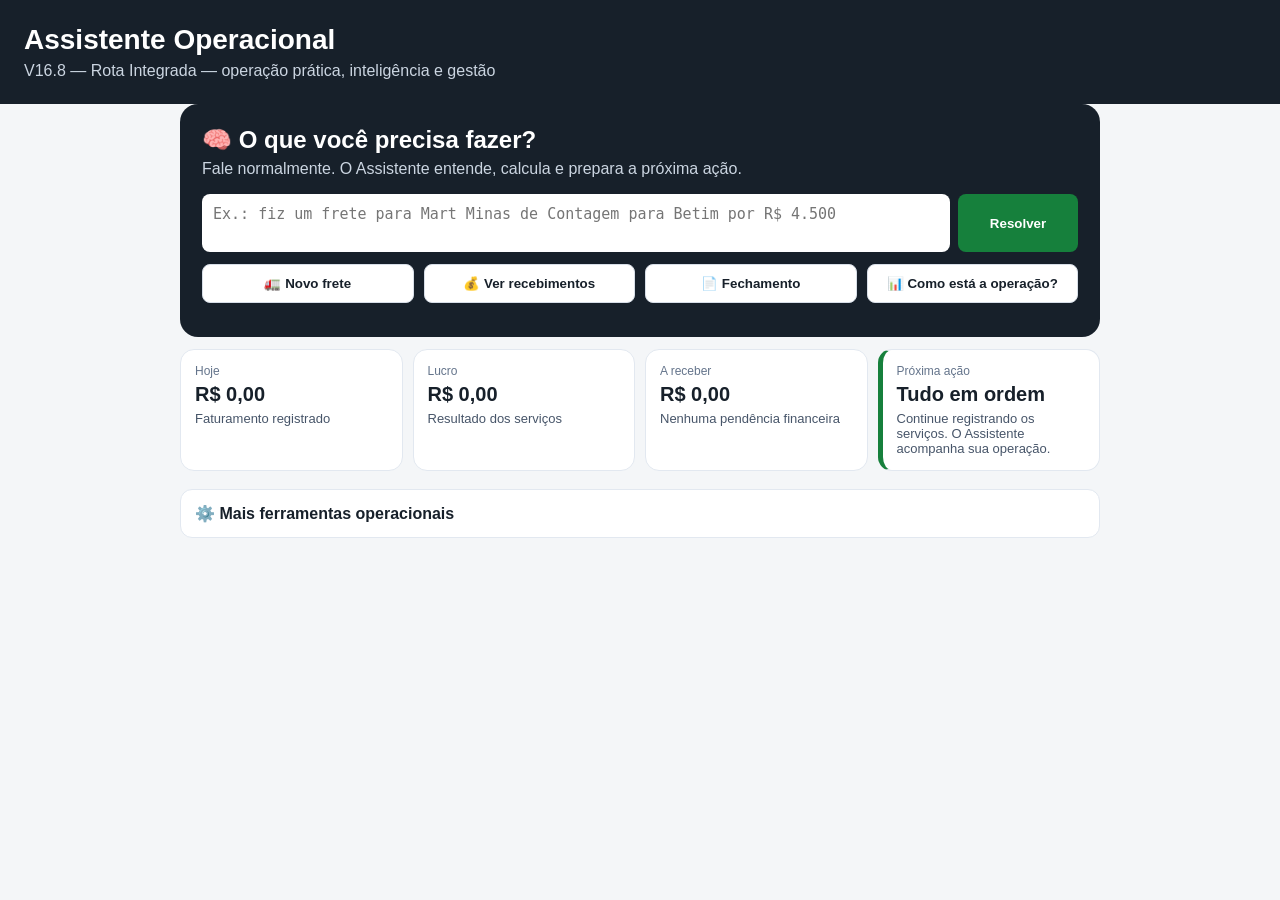
<file: index (2).html>
<!DOCTYPE html>
<html lang="pt-BR">
<head>
<meta charset="UTF-8">
<meta name="viewport" content="width=device-width, initial-scale=1.0">
<title>Assistente Operacional — V16.9 Voz Auditada</title>
<style>
*{box-sizing:border-box}body{margin:0;font-family:Arial,sans-serif;background:#f4f6f8;color:#17202a}
header{background:#17202a;color:#fff;padding:24px}header h1{margin:0 0 6px;font-size:28px}header p{margin:0;color:#cbd5e1}
main{max-width:1200px;margin:22px auto;padding:0 16px}.grid{display:grid;grid-template-columns:repeat(auto-fit,minmax(280px,1fr));gap:16px}
.card{background:#fff;border-radius:14px;padding:20px;box-shadow:0 3px 15px #00000012;margin-bottom:16px}
h2{margin:0 0 16px;font-size:20px}.muted{color:#64748b;font-size:13px}
label{display:block;font-size:13px;font-weight:bold;margin:10px 0 5px}
input,select,textarea{width:100%;padding:11px;border:1px solid #d7dee7;border-radius:8px;font-size:14px}
button{border:0;border-radius:8px;padding:11px 15px;font-weight:bold;cursor:pointer;background:#17202a;color:#fff}
button.secondary{background:#e8edf2;color:#17202a}button.danger{background:#b42318}button.green{background:#16803c}
.actions{display:flex;gap:8px;flex-wrap:wrap;margin-top:14px}
.result{background:#f8fafc;border-radius:12px;padding:16px;margin-top:16px;border:1px solid #e2e8f0}
.result.good{border-left:5px solid #16803c}.result.warn{border-left:5px solid #c98200}.result.bad{border-left:5px solid #b42318}
.kpis{display:grid;grid-template-columns:repeat(auto-fit,minmax(180px,1fr));gap:12px;margin-top:14px}
.kpi{padding:16px;background:#fff;border-radius:12px;border:1px solid #e2e8f0}.kpi span{display:block;color:#64748b;font-size:13px}.kpi strong{font-size:23px}
table{width:100%;border-collapse:collapse;font-size:13px}th,td{padding:10px;border-bottom:1px solid #e2e8f0;text-align:left}th{background:#f8fafc}
.client-card{border:1px solid #e2e8f0;padding:14px;border-radius:10px;margin:10px 0}
.badge{display:inline-block;padding:5px 8px;border-radius:20px;background:#eef2ff;color:#3730a3;font-size:12px}

.insight-grid{display:grid;grid-template-columns:repeat(auto-fit,minmax(180px,1fr));gap:12px;margin-top:14px}
.insight{padding:14px;border:1px solid #e6e6e6;border-radius:14px;background:#fff}
.insight strong{display:block;font-size:20px;margin-top:4px}
.insight.good{border-left:5px solid #16803c}
.insight.warn{border-left:5px solid #c98200}
.insight.bad{border-left:5px solid #b42318}


.price-grid{display:grid;grid-template-columns:repeat(auto-fit,minmax(190px,1fr));gap:12px;margin-top:14px}
.price-card{padding:16px;border:1px solid #e6e6e6;border-radius:14px;background:#fff}
.price-card strong{display:block;font-size:24px;margin-top:5px}
.price-card.primary{border:2px solid #16803c}
.price-card.alert{border-left:5px solid #c98200}


.profile-box{padding:16px;border:1px solid #e6e6e6;border-radius:14px;background:#fff;margin-top:14px}
.profile-grid{display:grid;grid-template-columns:repeat(auto-fit,minmax(190px,1fr));gap:12px}


.brain-alert{padding:12px 14px;border:1px solid #e2e8f0;border-radius:10px;margin:8px 0;background:#fff}.brain-alert.good{border-left:5px solid #16803c}.brain-alert.warn{border-left:5px solid #c98200}.brain-alert.bad{border-left:5px solid #b42318}.brain-score{font-size:30px;font-weight:bold}.brain-small{font-size:12px;color:#64748b}.trend-grid{display:grid;grid-template-columns:repeat(auto-fit,minmax(160px,1fr));gap:10px}.trend-card{padding:13px;border:1px solid #e2e8f0;border-radius:10px}.trend-card strong{display:block;font-size:20px;margin-top:4px}

.metric{padding:16px;border:1px solid #e6e6e6;border-radius:14px;background:#fff}
.metric span{display:block;font-size:13px;color:#666;margin-bottom:6px}
.metric strong{font-size:22px}


/* V16 — experiência assistida */
.assist-home{max-width:920px;margin:0 auto 18px}
.assist-hero{background:#17202a;color:#fff;border-radius:18px;padding:22px}
.assist-hero h2{font-size:24px;margin:0 0 6px}.assist-hero p{color:#cbd5e1;margin:0 0 16px}
.assist-command{display:flex;gap:8px;align-items:stretch}.assist-command textarea{min-height:56px;resize:none;border:0;flex:1;font-size:15px}.assist-command button{min-width:120px}
.quick-actions{display:grid;grid-template-columns:repeat(4,1fr);gap:10px;margin-top:12px}.quick-actions button{background:#fff;color:#17202a;border:1px solid #d7dee7}
.focus-grid{display:grid;grid-template-columns:repeat(auto-fit,minmax(210px,1fr));gap:10px;margin-top:12px}.focus-card{background:#fff;border:1px solid #e2e8f0;border-radius:14px;padding:14px}.focus-card span{display:block;color:#64748b;font-size:12px}.focus-card strong{display:block;font-size:20px;margin:5px 0}.focus-card p{margin:0;font-size:13px;color:#475569}
.focus-card.action{border-left:5px solid #16803c}.focus-card.warn{border-left:5px solid #c98200}.focus-card.bad{border-left:5px solid #b42318}
.assist-response{margin-top:12px}.assist-response .result{margin-top:0}
.more-tools{max-width:920px;margin:0 auto}.more-tools>summary{cursor:pointer;background:#fff;border:1px solid #e2e8f0;border-radius:12px;padding:14px;font-weight:bold;list-style:none}.more-tools>summary::-webkit-details-marker{display:none}.more-tools[open]>summary{border-radius:12px 12px 0 0}.tools-wrap{padding-top:12px}
@media(max-width:680px){.assist-command{flex-direction:column}.quick-actions{grid-template-columns:repeat(2,1fr)}.assist-command button{width:100%}}

</style>
</head>
<body>
<header>
<h1>Assistente Operacional</h1>
<p>V16.8 — Rota Integrada — operação prática, inteligência e gestão</p>
</header>


<section class="assist-home">
  <div class="assist-hero">
    <h2>🧠 O que você precisa fazer?</h2>
    <p>Fale normalmente. O Assistente entende, calcula e prepara a próxima ação.</p>
    <div class="assist-command">
      <textarea id="v16Command" rows="2" placeholder="Ex.: fiz um frete para Mart Minas de Contagem para Betim por R$ 4.500"></textarea>
      <button class="green" onclick="v16HandleCommand()">Resolver</button>
    </div>
    <div class="quick-actions">
      <button onclick="v16Quick('frete')">🚛 Novo frete</button>
      <button onclick="v16Quick('receber')">💰 Ver recebimentos</button>
      <button onclick="v16Quick('fechamento')">📄 Fechamento</button>
      <button onclick="v16Quick('gestao')">📊 Como está a operação?</button>
    </div>
    <div id="v16Response" class="assist-response"></div>
  </div>
  <div class="focus-grid" id="v16Focus"></div>
</section>

<details class="more-tools">
  <summary>⚙️ Mais ferramentas operacionais</summary>
  <div class="tools-wrap">
<main>
<section class="card">
<h2>🧠 Assistente Inteligente</h2>
<p class="muted">Digite como você falaria com o Assistente. Ele identifica os dados e mostra o lançamento antes de salvar. Para horas extras, informe sempre a quantidade e o valor por hora. Manutenção é informada diretamente no frete. Ex.: 5 horas extras 22,00 = R$ 110,00.</p>
<textarea id="smartText" rows="4" placeholder="Ex.: Frete para Mart Minas, Contagem para Betim, R$ 4.500, diesel R$ 350 e manutenção R$ 200."></textarea>
<div class="actions"><button class="green" id="voiceBtn" type="button" onclick="toggleVoice()">🎙️ Falar</button><button onclick="interpretSmart()">Interpretar lançamento</button></div><div id="voiceStatus" class="muted" aria-live="polite">A voz será testada pelo microfone antes do reconhecimento.</div>
<div id="smartResult"></div>
</section>


<section class="card">
<h2>🚛 Veículos</h2>
<div class="grid">
<div><label>Nome do veículo</label><input id="vNome" placeholder="Caminhão 01"></div>
<div><label>Placa</label><input id="vPlaca" placeholder="ABC1D23"></div>
<div><label>Consumo (km/L)</label><input id="vConsumo" type="number" step="0.1" placeholder="2.8"></div>
</div>
<div class="actions"><button onclick="addVehicle()">Cadastrar veículo</button></div>
<div id="vehicles"></div>
</section>

<section class="card">
<h2>👤 Clientes</h2>
<div class="grid">
<div><label>Nome do cliente</label><input id="cNome" placeholder="Empresa ABC"></div>
<div><label>Contato (opcional)</label><input id="cContato" placeholder="WhatsApp / telefone"></div><div><label>CNPJ (opcional)</label><input id="cCnpj" placeholder="00.000.000/0000-00"></div>
</div>
<div class="actions"><button onclick="addClient()">Cadastrar cliente</button></div>
<div id="clients"></div>
</section>

<section class="card">
<h2>🧠 Análise antes de aceitar o frete</h2>
<div class="grid">
<div><label>Cliente</label><select id="aCliente"></select></div>
<div><label>Veículo</label><select id="aVeiculo" onchange="syncConsumption()"></select></div>
<div><label>Valor do frete (R$)</label><input id="aFrete" type="number" step="0.01" placeholder="4500"></div>
<div><label>Distância total (km)</label><input id="aKm" type="number" step="0.1" placeholder="120"></div>
<div><label>Preço do diesel (R$/L)</label><input id="aDiesel" type="number" step="0.01" placeholder="6.20"></div>
<div><label>Consumo usado (km/L)</label><input id="aConsumo" type="number" step="0.1" placeholder="Selecione o veículo"></div>
<div><label>Pedágio (R$)</label><input id="aPedagio" type="number" step="0.01" placeholder="80"></div>
<div><label>Terceirização / outros (R$)</label><input id="aTerceiro" type="number" step="0.01" placeholder="400"></div>
<div><label>Margem mínima desejada (%)</label><input id="aMeta" type="number" step="0.1" value="30" min="0" max="99.9"></div>
</div>
<div class="actions"><button onclick="analyze()">Analisar frete</button></div>
<div id="analysis"></div>
<p class="muted">Regra inicial: 🟢 aceita quando atinge a margem mínima; 🟡 exige análise quando é lucrativo, mas abaixo da meta; 🔴 não recomendado quando a margem fica muito abaixo da meta ou há prejuízo.</p>
</section>

<section class="card">
<h2>📝 Registrar serviço</h2>
<div class="grid">
<div><label>Data</label><input id="sData" type="date"></div>
<div><label>Cliente</label><select id="sCliente"></select></div>
<div><label>Veículo</label><select id="sVeiculo"></select></div>
<div><label>Origem</label><input id="sOrigem" placeholder="Contagem"></div>
<div><label>Destino</label><input id="sDestino" placeholder="Betim"></div>
<div style="display:flex;align-items:end"><button type="button" class="secondary" onclick="openMapsFromFields()">🗺️ Abrir rota no Maps</button></div>
<div><label>Valor do serviço (R$)</label><input id="sValor" type="number" step="0.01"></div>
<div><label>Status</label><select id="sStatus"><option>Pendente</option><option>Recebido</option></select></div>
<div><label>Combustível (R$)</label><input id="sComb" type="number" step="0.01" value="0"></div>
<div><label>Pedágio (R$)</label><input id="sPed" type="number" step="0.01" value="0"></div>
<div><label>Terceirização (R$)</label><input id="sTer" type="number" step="0.01" value="0"></div>
<div><label>Alimentação (R$)</label><input id="sAlimentacao" type="number" step="0.01" value="0"></div>
<div><label>Hotel / hospedagem (R$)</label><input id="sHotel" type="number" step="0.01" value="0"></div><div><label>Diárias do motorista (R$)</label><input id="sMotoristaDiarias" type="number" step="0.01" value="0"></div><div><label>Horas extras — quantidade</label><input id="sHorasExtrasQtd" type="number" step="0.01" min="0" value="0" oninput="updateHorasExtrasManual()"></div><div><label>Horas extras — valor por hora (R$)</label><input id="sHorasExtrasValorHora" type="number" step="0.01" min="0" value="0" oninput="updateHorasExtrasManual()"></div><div><label>Total horas extras (R$)</label><input id="sHorasExtras" type="number" step="0.01" value="0" readonly></div>
<div><label>Manutenção do veículo (R$)</label><input id="sManutencao" type="number" step="0.01" value="0"></div>
<div><label>Outros custos (R$)</label><input id="sOutros" type="number" step="0.01" value="0"></div>
</div>
<div class="actions"><button onclick="addService()">Adicionar serviço</button></div>
</section>

<section class="card">
<h2>📈 Painel Geral</h2>
<div class="grid">
<div><label>Período</label><select id="dPeriodo" onchange="renderDashboard()"><option value="mes">Este mês</option><option value="hoje">Hoje</option><option value="todos">Todos os dados</option></select></div>
</div>
<div class="kpis" id="dashboardKpis"></div>
<div class="grid" style="margin-top:16px">
 <div class="result"><h3>🏆 Clientes que mais faturam</h3><div id="topClients"></div></div>
 <div class="result"><h3>💸 Custos por categoria</h3><div id="costBreakdown"></div></div>
</div>
</section>

<section class="card">
<h2>📊 Serviços por cliente</h2>
<div id="services"></div>
<div class="actions">
<button onclick="exportCSV()">Exportar CSV</button>
<button class="danger" onclick="clearAll()">Limpar dados</button>
</div>
</section>


<section class="card">
  <h2>🧠 Inteligência dos seus fretes</h2>
  <p class="muted">O sistema compara os fretes registrados e mostra o seu padrão real de operação.</p>
  <div id="historyInsights"></div>
</section>


<section class="card">
  <h2>💰 Quanto cobrar?</h2>
  <p class="muted">Informe os mesmos dados da análise do frete e o sistema calcula um preço mínimo e uma faixa recomendada para atingir sua margem.</p>
  <div class="grid">
    <div><label>Margem desejada (%)</label><input id="pMeta" type="number" step="0.1" value="30" min="1" max="99"></div>
    <div><label>Margem ideal (%)</label><input id="pIdeal" type="number" step="0.1" value="35" min="1" max="99"></div>
    <div><label>Distância total (KM)</label><input id="pKm" type="number" step="0.1" placeholder="120"></div>
    <div><label>Consumo (KM/L)</label><input id="pConsumo" type="number" step="0.1" placeholder="2.8"></div>
    <div><label>Preço do diesel (R$/L)</label><input id="pDiesel" type="number" step="0.01" placeholder="6.20"></div>
    <div><label>Pedágio (R$)</label><input id="pPedagio" type="number" step="0.01" placeholder="80"></div>
    <div><label>Terceirização / outros (R$)</label><input id="pTerceiro" type="number" step="0.01" placeholder="400"></div>
  </div>
  <div class="actions"><button class="green" onclick="recommendPrice()">Calcular preço recomendado</button></div>
  <div id="priceRecommendation"></div>
</section>


<section class="card" id="compararClientes">
  <h2>📊 Comparar clientes</h2>
  <p class="muted">Compare seus clientes por faturamento, custos, lucro, margem e quantidade de serviços para identificar quem traz mais retorno.</p>
  <div class="grid">
    <div><label>De</label><input id="cmpDataDe" type="date" onchange="compareClients()"></div>
    <div><label>Até</label><input id="cmpDataAte" type="date" onchange="compareClients()"></div>
  </div>
  <div class="actions">
    <button class="green" onclick="compareClients()">Comparar clientes</button>
  </div>
  <div id="clientComparison"></div>
</section>


<section class="card" id="cerebroOperacional">
  <h2>🧠 Cérebro Operacional</h2>
  <p class="muted">O sistema transforma os dados da operação em uma leitura executiva: desempenho, riscos e próximas ações.</p>
  <div class="kpis" id="brainKpis"></div>
  <div class="profile-grid" style="margin-top:16px">
    <div class="profile-box"><b>🎯 Diagnóstico</b><p id="brainDiagnosis">Analisando seus dados...</p></div>
    <div class="profile-box"><b>⚠️ Principal risco</b><p id="brainRisk">—</p></div>
    <div class="profile-box"><b>💡 Oportunidade</b><p id="brainOpportunity">—</p></div>
    <div class="profile-box"><b>➡️ Próxima ação</b><p id="brainAction">—</p></div>
  </div>
  <div class="result" style="margin-top:16px">
    <h3 style="margin-top:0">📌 Alertas da operação</h3>
    <div id="brainAlerts"></div>
  </div>
  <div class="result" style="margin-top:16px">
    <h3 style="margin-top:0">📈 Comparativo recente</h3>
    <div id="brainTrend"></div>
  </div>
  <div class="actions">
    <button class="green" onclick="updateOperationalBrain(true)">🔄 Atualizar análise</button>
  </div>
</section>

<section class="card" id="painelGestao">
  <h2>📊 Painel de Gestão</h2>
  <p class="muted">Uma visão rápida de onde a operação está ganhando dinheiro e onde precisa de atenção.</p>
  <div class="grid">
    <div class="metric"><span>Faturamento</span><strong id="dashFat">R$ 0,00</strong></div>
    <div class="metric"><span>Custos</span><strong id="dashCost">R$ 0,00</strong></div>
    <div class="metric"><span>Lucro</span><strong id="dashProfit">R$ 0,00</strong></div>
    <div class="metric"><span>Margem</span><strong id="dashMargin">0,0%</strong></div>
    <div class="metric"><span>Fretes</span><strong id="dashCount">0</strong></div>
    <div class="metric"><span>A receber</span><strong id="dashReceivable">R$ 0,00</strong></div>
  </div>
  <div class="profile-grid" style="margin-top:16px">
    <div class="profile-box"><b>🏆 Cliente mais rentável</b><p id="dashTopClient">—</p></div>
    <div class="profile-box"><b>🚛 Veículo mais rentável</b><p id="dashTopVehicle">—</p></div>
    <div class="profile-box"><b>🗺️ Rota mais rentável</b><p id="dashTopRoute">—</p></div>
    <div class="profile-box"><b>⚠️ Atenção</b><p id="dashAlert">Sem dados suficientes.</p></div>
  </div>
</section>

<section class="card">
<h2>💰 Financeiro</h2>
<div class="grid">
<div><label>Cliente</label><select id="fCliente" onchange="renderFinance(); renderReceivables()"></select></div>
<div><label>De</label><input id="fDe" type="date" onchange="renderFinance()"></div>
<div><label>Até</label><input id="fAte" type="date" onchange="renderFinance()"></div>
</div>
<div class="kpis" id="finance"></div>
</section>
<section class="card" id="contasReceber"><h2>💰 Contas a Receber — Fechamento</h2><p class="muted">Transforme os serviços já registrados em um fechamento profissional, rastreável e pronto para enviar ao cliente.</p><div class="grid"><div><label>Cliente</label><select id="crCliente" onchange="renderReceivables()"></select></div><div><label>De</label><input id="crDe" type="date" onchange="renderReceivables()"></div><div><label>Até</label><input id="crAte" type="date" onchange="renderReceivables()"></div><div><label>Status</label><select id="crStatus" onchange="renderReceivables()"><option value="">Todos</option><option>Salvo</option><option>Enviado</option><option>Recebido</option></select></div></div><div class="kpis" id="receivableKpis"></div><div class="actions"><button class="green" onclick="createClosure()">📄 Gerar fechamento</button></div><div id="receivablePreview"></div><div id="closuresHistory" style="margin-top:16px"></div></section>
</main>

<script>
const KEY='assistente_operacional_v5';
let db=JSON.parse(localStorage.getItem(KEY)||'{"vehicles":[],"clients":[],"services":[],"closures":[]}');
if(!Array.isArray(db.closures)) db.closures=[];

function save(){localStorage.setItem(KEY,JSON.stringify(db));renderAll()}
function money(v){return Number(v||0).toLocaleString('pt-BR',{style:'currency',currency:'BRL'})}
function esc(v){return String(v??'').replace(/[&<>"']/g,m=>({'&':'&amp;','<':'&lt;','>':'&gt;','"':'&quot;',"'":'&#039;'}[m]))}


function brNum(v){
  const raw=String(v??'').trim().replace(/\s/g,'');
  if(!raw) return 0;
  // Mantém exatamente o número informado: 109 continua 109.
  // Brasil: 1.234,56 | 1234,56 | 1234.56 | 1234.
  const cleaned=raw.replace(/R\$/ig,'').replace(/[.,]+$/,'');
  if(cleaned.includes(',') && cleaned.includes('.')) return Number(cleaned.replace(/\./g,'').replace(',','.'))||0;
  if(cleaned.includes(',')) return Number(cleaned.replace(',','.'))||0;
  if(cleaned.includes('.')){
    const parts=cleaned.split('.');
    if(parts.length===2 && parts[1].length===3) return Number(parts[0]+parts[1])||0;
  }
  return Number(cleaned)||0;
}
function numberWordsBR(v){
  const t=normalizeText(v);
  const map={zero:0,um:1,uma:1,dois:2,duas:2,tres:3,quatro:4,cinco:5,seis:6,sete:7,oito:8,nove:9,dez:10,onze:11,doze:12,treze:13,quatorze:14,quinze:15,dezesseis:16,dezessete:17,dezoito:18,dezenove:19,vinte:20,trinta:30,quarenta:40,cinquenta:50,sessenta:60,setenta:70,oitenta:80,noventa:90,cem:100,cento:100,duzentos:200,duzentas:200,trezentos:300,trezentas:300,quatrocentos:400,quinhentos:500,seiscentos:600,setecentos:700,oitocentos:800,novecentos:900};
  if(Object.prototype.hasOwnProperty.call(map,t)) return map[t];
  const parts=t.split(/\s+e\s+/);
  if(parts.length===2 && map[parts[0]]!=null && map[parts[1]]!=null) return map[parts[0]]+map[parts[1]];
  return null;
}
function parseMoney(text, patterns){
  for(const re of patterns){const m=text.match(re);if(m)return brNum(m[1])}
  return 0;
}
function findClientInText(text){
 const low=normalizeText(text);
 return db.clients.find(c=>{
   const nome=normalizeText(c.nome);
   return nome && low.includes(nome);
 })||null;
}
function normalizeText(v){
 return String(v||'').normalize('NFD').replace(/[\u0300-\u036f]/g,'').toLowerCase()
   .replace(/[^a-z0-9]+/g,' ').trim();
}
function findVehicleInText(text){
 const low=normalizeText(text);
 return db.vehicles.find(v=>{
   const nome=normalizeText(v.nome);
   const placa=normalizeText(v.placa);
   return (nome && low.includes(nome)) || (placa && low.includes(placa));
 })||null;
}
function parseCost(text, labels){
  // Parser determinístico de custos. O valor deve ficar semanticamente
  // ligado ao rótulo, inclusive em frases naturais como "109 da alimentação".
  const cleanLabels=labels.flatMap(x=>String(x).split('|')).filter(Boolean);
  const escRe=x=>x.replace(/[.*+?^${}()|[\]\\]/g,'\\$&');
  const label=cleanLabels.map(escRe).join('|');
  const number=String.raw`([0-9]+(?:[.,][0-9]{1,2})?)`;
  const patterns=[
    // alimentação 109 | alimentação R$ 109 | alimentação: 109
    new RegExp(String.raw`(?:${label})\s*(?:(?:de|do|da|com|em|para|no valor de|por)\s*)?r?\$?\s*${number}(?![0-9])`,'i'),
    // 109 da alimentação | R$ 109 de alimentação
    new RegExp(String.raw`r?\$?\s*${number}(?![0-9])\s*(?:(?:de|do|da|com|em|para)\s*)?(?:${label})(?=\s|,|;|\.|$)`,'i'),
    new RegExp(String.raw`(?:${label})\s*[:=-]\s*r?\$?\s*${number}(?![0-9])`,'i')
  ];
  return parseMoney(text,patterns);
}
function parseDriverCosts(text){
 const low=normalizeText(text);
 const words={um:1,uma:1,dois:2,duas:2,tres:3,quatro:4,cinco:5,seis:6,sete:7,oito:8,nove:9,dez:10};
 let dailyCount=0;
 let m=low.match(/\b(\d+(?:[.,]\d+)?)\s+diarias?\b/i);
 if(m) dailyCount=brNum(m[1]);
 if(!dailyCount){m=low.match(/\b(um|uma|dois|duas|tres|quatro|cinco|seis|sete|oito|nove|dez)\s+diarias?\b/i);if(m)dailyCount=words[m[1]]||0;}
 if(!dailyCount && /\bdiarias?\b/i.test(low)) dailyCount=1;

 // Formas aceitas:
 // "2 diárias de 60", "2 diárias 60", "60 de diária", "diária de 60".
 let dailyUnit=0;
 const after=low.match(/\bdiarias?\b\s*(?:de|a|por|no valor de|:)?\s*r?\$?\s*([0-9][0-9.,]*)/i);
 if(after) dailyUnit=brNum(after[1]);
 if(!dailyUnit){
   const before=low.match(/r?\$?\s*([0-9][0-9.,]*)\s+(?:de\s+)?diarias?\b/i);
   if(before) dailyUnit=brNum(before[1]);
 }
 // Caso comum "2 diárias 60": o primeiro número é quantidade, o segundo é valor.
 if(dailyCount && !dailyUnit){
   const qtyValue=low.match(/\b(?:\d+(?:[.,]\d+)?|um|uma|dois|duas|tres|quatro|cinco|seis|sete|oito|nove|dez)\s+diarias?\s+(?:de\s+|a\s+|por\s+|r?\$?\s*)?([0-9][0-9.,]*)\b/i);
   if(qtyValue) dailyUnit=brNum(qtyValue[1]);
 }

 const hm=low.match(/\b(\d+(?:[.,]\d+)?)\s*horas?\s*(?:extras?|extra)\b/i);
 const extraHours=hm?brNum(hm[1]):0;
 // Regra: hora extra só é calculada quando o usuário informa explicitamente
 // a quantidade de horas E o valor de cada hora. Ex.: "5 horas extras 22,00".
 let explicitRate=0;
 const er=low.match(/\b\d+(?:[.,]\d+)?\s*horas?\s*(?:extras?|extra)\s*(?:(?:a|de|por|no\s+valor\s+de)\s*|:\s*)?r?\$?\s*([0-9][0-9.,]*)/i);
 if(er) explicitRate=brNum(er[1]);
 const extraRate=explicitRate;
 const extraTotal=extraHours>0&&extraRate>0?extraHours*extraRate:0;
 const extraMissing=extraHours>0&&extraRate<=0;
 return {dailyCount,dailyUnit,dailyTotal:dailyCount*dailyUnit,extraHours,extraRate,extraTotal,estimated:false,extraMissing};
}
function openMapsRoute(origin,destination){
  const o=String(origin||'').trim(), d=String(destination||'').trim();
  if(!o||!d){alert('Informe origem e destino para abrir a rota.');return;}
  const url='https://www.google.com/maps/dir/?api=1&origin='+encodeURIComponent(o)+'&destination='+encodeURIComponent(d);
  window.open(url,'_blank','noopener');
}
function openMapsFromFields(){
  const o=document.getElementById('sOrigem')?.value||'', d=document.getElementById('sDestino')?.value||'';
  openMapsRoute(o,d);
}

let voiceRecognition=null;
let voiceListening=false;
let voicePermissionStream=null;
function voiceSupported(){return !!(window.SpeechRecognition||window.webkitSpeechRecognition);}
function setVoiceStatus(msg){const e=document.getElementById('voiceStatus');if(e)e.textContent=msg||'';}
async function requestMicrophonePermission(){
  if(!navigator.mediaDevices?.getUserMedia) return true;
  try{
    voicePermissionStream=await navigator.mediaDevices.getUserMedia({audio:true});
    voicePermissionStream.getTracks().forEach(t=>t.stop());
    voicePermissionStream=null;
    return true;
  }catch(err){
    const map={NotAllowedError:'Permissão do microfone bloqueada. Autorize o microfone para este site.',NotFoundError:'Nenhum microfone foi encontrado.',NotReadableError:'O microfone está ocupado ou indisponível.',SecurityError:'O navegador bloqueou o microfone por segurança.'};
    setVoiceStatus('⚠️ '+(map[err?.name]||'Não foi possível acessar o microfone.'));
    return false;
  }
}
async function toggleVoice(){
  const Btn=document.getElementById('voiceBtn');
  if(voiceListening && voiceRecognition){try{voiceRecognition.stop()}catch(e){}return;}
  if(!window.isSecureContext && location.hostname!=='localhost'){
    setVoiceStatus('⚠️ Voz exige conexão segura HTTPS quando publicada. Abra o sistema pelo endereço HTTPS.');
    return;
  }
  const permitted=await requestMicrophonePermission();
  if(!permitted)return;
  if(!voiceSupported()){
    setVoiceStatus('⚠️ Este navegador não oferece SpeechRecognition. No iPhone/iPad, use o ditado do teclado por enquanto; no app oficial usaremos uma camada de transcrição própria.');
    document.getElementById('smartText')?.focus();
    return;
  }
  const SR=window.SpeechRecognition||window.webkitSpeechRecognition;
  try{
    voiceRecognition=new SR();
    voiceRecognition.lang='pt-BR';
    voiceRecognition.continuous=false;
    voiceRecognition.interimResults=true;
    voiceRecognition.maxAlternatives=3;
    // Usa reconhecimento local quando o navegador oferecer essa capacidade.
    if('processLocally' in voiceRecognition) voiceRecognition.processLocally=false;
    voiceListening=true;
    if(Btn){Btn.textContent='⏹️ Parar';Btn.disabled=false;}
    setVoiceStatus('🎙️ Microfone autorizado. Ouvindo... fale o lançamento completo.');
    voiceRecognition.onstart=()=>setVoiceStatus('🎙️ Ouvindo...');
    voiceRecognition.onaudiostart=()=>setVoiceStatus('🎙️ Áudio recebido. Fale normalmente.');
    voiceRecognition.onspeechstart=()=>setVoiceStatus('🎙️ Voz detectada...');
    voiceRecognition.onresult=e=>{
      let text='';
      for(let i=e.resultIndex;i<e.results.length;i++) text+=e.results[i][0].transcript+' ';
      const field=document.getElementById('smartText');
      if(field)field.value=text.trim();
      if(e.results[e.results.length-1].isFinal){
        setVoiceStatus('✅ Voz convertida. Conferindo dados...');
        interpretSmart();
      }
    };
    voiceRecognition.onerror=e=>{
      const map={'not-allowed':'Permissão do microfone bloqueada.','service-not-allowed':'O serviço de reconhecimento foi bloqueado.','no-speech':'Não ouvi sua fala.','audio-capture':'Não encontrei um microfone disponível.','network':'O serviço de reconhecimento não respondeu.','language-not-supported':'Português do Brasil não está disponível neste navegador.'};
      setVoiceStatus('⚠️ '+(map[e.error]||('Falha no reconhecimento ('+e.error+').')));
    };
    voiceRecognition.onend=()=>{voiceListening=false;if(Btn)Btn.textContent='🎙️ Falar';};
    voiceRecognition.start();
  }catch(e){
    voiceListening=false;if(Btn)Btn.textContent='🎙️ Falar';
    setVoiceStatus('⚠️ Não foi possível iniciar o reconhecimento neste navegador.');
  }
}

function interpretSmart(){
 try{
 const text=smartText.value.trim();
 if(!text){alert('Digite ou cole o que aconteceu.');return}
 const client=findClientInText(text);
 const clientMention=text.match(/\bfrete\s+para\s+([^,;]+?)(?=\s*,|\s+de\s+|\s+saindo\s+de\s+|\s+contagem\s+para\s+|\s+para\s+|\s+r?\$|$)/i);
 const clientNameFallback=client?.nome || (clientMention?clientMention[1].trim():'');
 const vehicle=findVehicleInText(text);
 const value=parseMoney(text,[/(?:frete|faturamento)\s*(?:de|no\s+valor\s+de|por)\s*r?\$?\s*([\d.,]+)/i,/(?:por|valor(?: de)?)\s*r?\$?\s*([\d.,]+)/i,/(?:frete|faturamento)[^0-9]{0,40}r?\$?\s*([\d.,]+)/i]);
 const fuel=parseCost(text,['diesel','combustivel','combustível']);
 const toll=parseCost(text,['pedagio','pedágio','depedagio','depedágio']);
 const food=parseCost(text,['alimentacao','alimentação','refeicao','refeição']);
 const hotel=parseCost(text,['hotel','hospedagem']);
 const third=parseCost(text,['terceiro','terceirizado','terceirizacao','terceirização','frete terceirizado']);
 const driver=parseDriverCosts(text);
 const kmMatch=text.match(/([0-9]+(?:[.,][0-9]+)?)\s*(?:km|quil[oô]metros?)/i);
 const route=(text.match(/\b(?:de|saindo de)\s+([A-Za-zÀ-ÿ0-9 ._-]+?)\s+(?:para|até|ate)\s+([A-Za-zÀ-ÿ0-9 ._-]+?)(?=\s+(?:r?\$?\s*)?\d|\s+(?:por|no\s+valor|com|e)\b|\s*(?:,|;|$))/i) || text.match(/[,;]\s*([A-Za-zÀ-ÿ0-9 ._-]+?)\s+(?:para|até|ate)\s+([A-Za-zÀ-ÿ0-9 ._-]+?)(?=\s+(?:r?\$?\s*)?\d|\s+(?:por|no\s+valor|com|e)\b|\s*(?:,|;|$))/i));
 const date=text.match(/(?:hoje|amanh[aã]|ontem)/i)?.[0]?.toLowerCase()||'hoje';
 const km=kmMatch?brNum(kmMatch[1]):0;
 const maintenanceExplicit=parseCost(text,['manutencao do veiculo','manutenção do veículo','manutencao','manutenção','oficina','reparo','revisao','revisão']);
 const maintenance=maintenanceExplicit>0?maintenanceExplicit:0;
 let combust=fuel;
 if(!fuel && km && vehicle){
   const dieselPrice=parseMoney(text,[/(?:diesel|litro)\s*(?:a|por|de|:)?\s*r?\$?\s*([\d.,]+)/i]);
   if(dieselPrice && vehicle.consumo) combust=km/vehicle.consumo*dieselPrice;
 }
 const costs=combust+toll+food+hotel+maintenance+third+driver.dailyTotal+driver.extraTotal;
 const profit=value-costs;
 const margin=value?profit/value*100:0;
 const missing=[];
 if(driver.extraMissing) missing.push('valor de cada hora extra');
 if(!client)missing.push(clientNameFallback?`cadastre o cliente "${clientNameFallback}"`:'cliente');
 if(!value)missing.push('valor do frete');
 if(!route)missing.push('origem e destino');
 const displayDate=date==='ontem'?'Ontem':date==='amanhã'?'Amanhã':'Hoje';
 smartResult.innerHTML=`<div class="result ${missing.length?'warn':'good'}">
 <b>${missing.length?'⚠️ Faltam informações':'✅ Entendi o lançamento'}</b>
 <div class="kpis">
 <div class="kpi"><span>Cliente</span><strong>${esc(clientNameFallback||'Não identificado')}</strong></div>
 <div class="kpi"><span>Frete</span><strong>${money(value)}</strong></div>
 <div class="kpi"><span>Custos</span><strong>${money(costs)}</strong></div>
 <div class="kpi"><span>Lucro</span><strong>${money(profit)}</strong></div>
 </div>
 <p><b>Data:</b> ${displayDate}<br><b>Rota:</b> ${route?esc(route[1].trim())+' → '+esc(route[2].trim()):'Não identificada'} ${route?`<button class="secondary" style="padding:6px 9px;margin-left:6px" onclick="openMapsRoute(${JSON.stringify(route[1].trim())},${JSON.stringify(route[2].trim())})">🗺️ Maps</button>`:''}<br><b>Veículo:</b> ${esc(vehicle?.nome||'Não identificado')} ${vehicle?`• Placa: ${esc(vehicle.placa||'—')} • ${vehicle.consumo.toFixed(1)} km/L`:''}<br><b>Combustível:</b> ${money(combust)} • <b>Pedágio:</b> ${money(toll)} • <b>Alimentação:</b> ${money(food)} • <b>Hotel:</b> ${money(hotel)} • <b>Manutenção:</b> ${money(maintenance)} • <b>Diárias motorista:</b> ${money(driver.dailyTotal)} • <b>Horas extras:</b> ${money(driver.extraTotal)} • <b>Terceirização:</b> ${money(third)}<br>${driver.dailyCount?`<b>Motorista:</b> ${driver.dailyCount} diária(s) × ${money(driver.dailyUnit)} = ${money(driver.dailyTotal)}. `:''}${driver.extraHours?`<b>Horas extras:</b> ${driver.extraHours}h × ${money(driver.extraRate)}/h = ${money(driver.extraTotal)}${driver.estimated?' (estimado)':''}.`:''}<br><b>Margem:</b> ${value?margin.toFixed(1)+'%':'—'}${km?` • <b>KM:</b> ${km}`:''}</p>
 ${missing.length?`<p class="muted">Precisamos de: <b>${missing.join(', ')}</b>.</p>`:`<div class="actions"><button class="green" onclick='confirmSmart(${JSON.stringify({clientId:client.id,value,combust,toll,food,hotel,third,driverDailyCount:driver.dailyCount,driverDailyUnit:driver.dailyUnit,driverDailyTotal:driver.dailyTotal,driverExtraHours:driver.extraHours,driverExtraRate:driver.extraRate,driverExtraTotal:driver.extraTotal,maintenance,route:route?[route[1].trim(),route[2].trim()]:['',''],km,vehicleId:vehicle?.id||null})})'>Confirmar e registrar</button><button class="secondary" onclick="smartText.focus()">Corrigir texto</button></div>`}
 </div>`;
 }catch(err){ console.error(err); smartResult.innerHTML=`<div class="result bad"><b>⚠️ Não consegui interpretar esse lançamento.</b><p>Revise os valores e tente novamente.</p></div>`; }
}
function confirmSmart(d){
 const today=new Date().toISOString().slice(0,10);
 db.services.push({id:Date.now(),date:today,clientId:d.clientId,origem:d.route[0],destino:d.route[1],valor:d.value,status:'Pendente',comb:Number(d.combust.toFixed(2)),ped:d.toll,ter:d.third,alimentacao:d.food,hotel:d.hotel||0,motoristaDiarias:Number(d.driverDailyTotal)||0,motoristaDiariasQtd:Number(d.driverDailyCount)||0,motoristaDiariaValor:Number(d.driverDailyUnit)||0,horasExtras:Number(d.driverExtraTotal)||0,horasExtrasQtd:Number(d.driverExtraHours)||0,horasExtrasValorHora:Number(d.driverExtraRate)||0,manutencao:Number(d.maintenance)||0,outros:0,vehicleId:d.vehicleId,km:d.km});
 save(); smartText.value=''; smartResult.innerHTML='<div class="result good"><b>✅ Frete registrado com sucesso.</b></div>';
}
function addVehicle(){
 const nome=vNome.value.trim(), placa=vPlaca.value.trim(), consumo=Number(vConsumo.value);
 if(!nome||!consumo){alert('Informe nome e consumo do veículo.');return}
 db.vehicles.push({id:Date.now(),nome,placa,consumo});vNome.value='';vPlaca.value='';vConsumo.value='';save()
}
function addClient(){
 const nome=cNome.value.trim();if(!nome){alert('Informe o nome do cliente.');return}
 db.clients.push({id:Date.now(),nome,contato:cContato.value.trim(),cnpj:cCnpj.value.trim()});cNome.value='';cContato.value='';cCnpj.value='';save()
}
function syncConsumption(){
 const v=db.vehicles.find(x=>x.id==aVeiculo.value);aConsumo.value=v?v.consumo:''
}
function analyze(){
 const frete=Number(aFrete.value)||0, km=Number(aKm.value)||0, diesel=Number(aDiesel.value)||0, cons=Number(aConsumo.value)||0;
 const ped=Number(aPedagio.value)||0, ter=Number(aTerceiro.value)||0, meta=(Number(aMeta.value)||30)/100;
 const vehicle=db.vehicles.find(v=>v.id==aVeiculo.value);
 const manutKm=0;
 if(!frete||!km||!diesel||!cons){alert('Informe frete, distância, diesel e consumo.');return}
 const combust=km/cons*diesel;
 const manut=manutKm*km;
 const total=combust+ped+ter+manut;
 const lucro=frete-total;
 const margem=frete?lucro/frete*100:0;
 const custoKm=km?total/km:0;
 const lucroKm=km?lucro/km:0;
 const receitaKm=km?frete/km:0;
 const minimo=meta<1?total/(1-meta):total;
 let decisao, classe, icone, explicacao;
 if(lucro<=0 || margem<Math.max(0,meta*100-10)){
   decisao='NÃO RECOMENDADO'; classe='bad'; icone='🔴';
   explicacao='A margem está abaixo de uma faixa segura para o negócio.';
 }else if(margem<meta*100){
   decisao='ANALISAR'; classe='warn'; icone='🟡';
   explicacao='O frete é lucrativo, mas está abaixo da margem mínima definida.';
 }else{
   decisao='ACEITAR'; classe='good'; icone='🟢';
   explicacao='O frete atende à margem mínima definida.';
 }
 analysis.innerHTML=`<div class="result ${classe}">
 <b>${icone} FRETE ${decisao}</b>
 <p class="muted">${explicacao}</p>
 <div class="kpis">
 <div class="kpi"><span>Combustível estimado</span><strong>${money(combust)}</strong></div>
 <div class="kpi"><span>Manutenção estimada</span><strong>${money(manut)}</strong></div>
 <div class="kpi"><span>Custo total</span><strong>${money(total)}</strong></div>
 <div class="kpi"><span>Lucro estimado</span><strong>${money(lucro)}</strong></div>
 <div class="kpi"><span>Margem</span><strong>${margem.toFixed(1)}%</strong></div>
 <div class="kpi"><span>Custo por km</span><strong>${money(custoKm)}</strong></div>
 <div class="kpi"><span>Lucro por km</span><strong>${money(lucroKm)}</strong></div>
 </div>
 <p><b>Receita/km:</b> ${money(receitaKm)} • <b>Frete mínimo para ${ (meta*100).toFixed(0)}% de margem:</b> ${money(minimo)}</p>
 <p class="muted">Veículo: ${esc(vehicle?.nome||'—')} ${vehicle?`• Placa: ${esc(vehicle.placa||'—')} • ${cons.toFixed(1)} km/L`:''}</p>
 <div class="actions"><button class="green" onclick="prepareRegisterFromAnalysis()">Usar análise para registrar</button></div>
 </div>`;
 window.lastAnalysis={frete,km,diesel,cons,ped,ter,manut,vehicleId:vehicle?.id||null};
}
function prepareRegisterFromAnalysis(){
 const a=window.lastAnalysis;
 if(!a){alert('Faça uma análise primeiro.');return}
 sCliente.value=aCliente.value||'';
 sVeiculo.value=a.vehicleId||'';
 sValor.value=a.frete;
 sComb.value=(a.km/a.cons*a.diesel).toFixed(2);
 sPed.value=a.ped;
 sTer.value=a.ter;
 if(document.getElementById('sAlimentacao')) document.getElementById('sAlimentacao').value=0;
 if(document.getElementById('sHotel')) document.getElementById('sHotel').value=0;
 if(document.getElementById('sManutencao')) document.getElementById('sManutencao').value=0;
 sOutros.value=0;
 alert('Dados da análise enviados para "Registrar serviço". Preencha origem e destino e clique em "Adicionar serviço".');
}
function registerAnalyzedFreight(){
 const clientId=Number(aCliente.value);
 const vehicle=db.vehicles.find(v=>v.id==aVeiculo.value);
 const frete=Number(aFrete.value), km=Number(aKm.value), diesel=Number(aDiesel.value), cons=Number(aConsumo.value);
 const ped=Number(aPedagio.value)||0, ter=Number(aTerceiro.value)||0;
 if(!clientId){alert('Selecione o cliente antes de registrar o frete.');return}
 if(!vehicle||!frete||!km||!diesel||!cons){alert('Faça uma análise válida antes de registrar.');return}
 const combust=km/cons*diesel;
 const hoje=new Date().toISOString().slice(0,10);
 const origem=prompt('Origem do frete:','');
 if(origem===null)return;
 const destino=prompt('Destino do frete:','');
 if(destino===null)return;
 db.services.push({
   id:Date.now(),date:hoje,clientId,origem:origem.trim(),destino:destino.trim(),
   valor:frete,status:'Pendente',comb:Number(combust.toFixed(2)),ped,ter,outros:0,
   vehicleId:vehicle.id,km,diesel,consumo:cons
 });
 save();
 sData.value=hoje;sCliente.value=clientId;sOrigem.value=origem.trim();sDestino.value=destino.trim();
 sValor.value=frete;sStatus.value='Pendente';sComb.value=combust.toFixed(2);sPed.value=ped;sTer.value=ter;sOutros.value=0;
 alert('Frete registrado com os dados da análise.');
}
function updateHorasExtrasManual(){
 const q=Number(document.getElementById('sHorasExtrasQtd')?.value)||0;
 const rate=Number(document.getElementById('sHorasExtrasValorHora')?.value)||0;
 const total=document.getElementById('sHorasExtras');
 if(total) total.value=(q*rate).toFixed(2);
}
function addService(){
 const cliente=sCliente.value; if(!cliente){alert('Cadastre/selecione um cliente.');return}
 const valor=Number(sValor.value);if(!valor){alert('Informe o valor do serviço.');return}
 db.services.push({id:Date.now(),date:sData.value||new Date().toISOString().slice(0,10),clientId:Number(cliente),vehicleId:sVeiculo.value?Number(sVeiculo.value):null,origem:sOrigem.value,destino:sDestino.value,valor,status:sStatus.value,comb:Number(sComb.value)||0,ped:Number(sPed.value)||0,ter:Number(sTer.value)||0,alimentacao:Number(document.getElementById('sAlimentacao')?.value)||0,hotel:Number(document.getElementById('sHotel')?.value)||0,motoristaDiarias:Number(document.getElementById('sMotoristaDiarias')?.value)||0,horasExtras:Number(document.getElementById('sHorasExtras')?.value)||0,horasExtrasQtd:Number(document.getElementById('sHorasExtrasQtd')?.value)||0,horasExtrasValorHora:Number(document.getElementById('sHorasExtrasValorHora')?.value)||0,manutencao:Number(document.getElementById('sManutencao')?.value)||0,outros:Number(sOutros.value)||0});save()
}
function serviceCostValue(s){return Number(s.custos)||((Number(s.comb)||0)+(Number(s.ped)||0)+(Number(s.ter)||0)+(Number(s.alimentacao)||0)+(Number(s.hotel)||Number(s.hospedagem)||0)+(Number(s.motoristaDiarias)||0)+(Number(s.horasExtras)||0)+(Number(s.manutencao)||0)+(Number(s.outros)||0));}
function clientName(id){return db.clients.find(c=>c.id==id)?.nome||'Cliente não informado'}
function renderServices(){
 if(!db.services.length){services.innerHTML='<p class="muted">Nenhum serviço registrado.</p>';return}
 const grouped={};db.services.forEach(s=>(grouped[s.clientId]??=[]).push(s));
 services.innerHTML=Object.entries(grouped).map(([cid,arr])=>{
   const fat=arr.reduce((a,s)=>a+s.valor,0),cost=arr.reduce((a,s)=>a+serviceCostValue(s),0);
   return `<div class="client-card"><h3>${esc(clientName(cid))} <span class="badge">${arr.length} serviço(s)</span></h3>
   <p>Faturamento: <b>${money(fat)}</b> • Custos: <b>${money(cost)}</b> • Lucro: <b>${money(fat-cost)}</b></p>
   <table><tr><th>Data</th><th>Rota</th><th>Valor</th><th>Custos</th><th>Status</th><th>Ação</th></tr>
   ${arr.map(s=>`<tr><td>${esc(s.date)}</td><td>${esc(s.origem)} → ${esc(s.destino)}</td><td>${money(s.valor)}</td><td>${money(serviceCostValue(s))}</td><td>${esc(s.status)}</td><td><div class="actions" style="margin-top:0">${s.status!=='Recebido'?`<button class="green" style="padding:7px 10px" onclick="markReceived(${s.id})">Marcar recebido</button>`:''}<button class="secondary" style="padding:7px 10px" onclick="clearService(${s.id})">Limpar</button></div></td></tr>`).join('')}</table></div>`
 }).join('')
}
function dashboardServices(){
 const now=new Date(), today=now.toISOString().slice(0,10);
 let de='',ate=today;
 if(dPeriodo.value==='mes') de=new Date(now.getFullYear(),now.getMonth(),1).toISOString().slice(0,10);
 if(dPeriodo.value==='hoje') de=today;
 return db.services.filter(s=>(!de||s.date>=de)&&(!ate||s.date<=ate));
}
function renderDashboard(){
 const arr=dashboardServices();
 const fat=arr.reduce((a,s)=>a+s.valor,0);
 const costs=arr.reduce((a,s)=>a+serviceCostValue(s),0);
 const lucro=fat-costs;
 const recebido=arr.filter(s=>s.status==='Recebido').reduce((a,s)=>a+s.valor,0);
 const margem=fat?lucro/fat*100:0;
 dashboardKpis.innerHTML=`
 <div class="kpi"><span>Faturamento</span><strong>${money(fat)}</strong></div>
 <div class="kpi"><span>Custos</span><strong>${money(costs)}</strong></div>
 <div class="kpi"><span>Lucro</span><strong>${money(lucro)}</strong></div>
 <div class="kpi"><span>Margem</span><strong>${margem.toFixed(1)}%</strong></div>
 <div class="kpi"><span>Recebido</span><strong>${money(recebido)}</strong></div>
 <div class="kpi"><span>A receber</span><strong>${money(fat-recebido)}</strong></div>`;
 const byClient={};
 arr.forEach(s=>{const n=clientName(s.clientId);byClient[n]=(byClient[n]||0)+s.valor});
 const top=Object.entries(byClient).sort((a,b)=>b[1]-a[1]).slice(0,5);
 topClients.innerHTML=top.length?top.map((x,i)=>`<p><b>${i+1}. ${esc(x[0])}</b> — ${money(x[1])}</p>`).join(''):'<p class="muted">Sem dados.</p>';
 const cats=[
  ['Combustível',arr.reduce((a,s)=>a+s.comb,0)],
  ['Pedágio',arr.reduce((a,s)=>a+s.ped,0)],
  ['Terceirização',arr.reduce((a,s)=>a+s.ter,0)],
  ['Alimentação',arr.reduce((a,s)=>a+(Number(s.alimentacao)||0),0)],
  ['Hotel',arr.reduce((a,s)=>a+(Number(s.hotel)||Number(s.hospedagem)||0),0)],
  ['Manutenção',arr.reduce((a,s)=>a+(Number(s.manutencao)||0),0)],
   ['Outros',arr.reduce((a,s)=>a+s.outros,0)]
 ];
 costBreakdown.innerHTML=cats.map(x=>`<p><b>${x[0]}</b> — ${money(x[1])}</p>`).join('');
}
function renderFinance(){
 const cid=fCliente.value, de=fDe.value, ate=fAte.value;
 let arr=db.services.filter(s=>(!cid||s.clientId==cid)&&(!de||s.date>=de)&&(!ate||s.date<=ate));
 const fat=arr.reduce((a,s)=>a+s.valor,0),cost=arr.reduce((a,s)=>a+serviceCostValue(s),0),lucro=fat-cost,rec=arr.filter(s=>s.status==='Recebido').reduce((a,s)=>a+s.valor,0);
 finance.innerHTML=`<div class="kpi"><span>Serviços</span><strong>${arr.length}</strong></div><div class="kpi"><span>Faturamento</span><strong>${money(fat)}</strong></div><div class="kpi"><span>Custos</span><strong>${money(cost)}</strong></div><div class="kpi"><span>Lucro</span><strong>${money(lucro)}</strong></div><div class="kpi"><span>Recebido</span><strong>${money(rec)}</strong></div><div class="kpi"><span>A receber</span><strong>${money(fat-rec)}</strong></div>`
}
function editVehicle(id){
 const v=db.vehicles.find(x=>x.id===id);
 if(!v)return;
 const nome=prompt('Nome do veículo:',v.nome);
 if(nome===null)return;
 const placa=prompt('Placa:',v.placa||'');
 if(placa===null)return;
 const consumoRaw=prompt('Consumo (km/L):',v.consumo);
 if(consumoRaw===null)return;
 const consumo=Number(consumoRaw);
 if(!nome.trim()||!consumo||consumo<=0){alert('Informe dados válidos.');return}
 v.nome=nome.trim();v.placa=placa.trim();v.consumo=consumo;
 save();
}
function editClient(id){
 const c=db.clients.find(x=>x.id===id);
 if(!c)return;
 const nome=prompt('Nome do cliente:',c.nome);
 if(nome===null)return;
 const contato=prompt('Contato (opcional):',c.contato||'');
 if(contato===null)return;
 if(!nome.trim()){alert('Informe o nome do cliente.');return}
 c.nome=nome.trim();c.contato=contato.trim();
 save();
}
function deleteVehicle(id){
 const v=db.vehicles.find(x=>x.id===id);
 if(!v)return;
 if(confirm(`Excluir o veículo "${v.nome}"?`)){
   db.vehicles=db.vehicles.filter(x=>x.id!==id);
   save();
 }
}
function deleteClient(id){
 const c=db.clients.find(x=>x.id===id);
 if(!c)return;
 const hasServices=db.services.some(s=>s.clientId===id);
 const msg=hasServices
   ? `O cliente "${c.nome}" possui serviços registrados. Excluir o cliente não apagará esses serviços, mas eles ficarão como "Cliente não informado". Continuar?`
   : `Excluir o cliente "${c.nome}"?`;
 if(confirm(msg)){
   db.clients=db.clients.filter(x=>x.id!==id);
   save();
 }
}
function markReceived(id){
 const s=db.services.find(x=>x.id===id);
 if(!s)return;
 if(confirm(`Confirmar recebimento de ${money(s.valor)} deste serviço?`)){
   s.status='Recebido';
   s.receivedDate=new Date().toISOString().slice(0,10);
   save();
 }
}
function clearService(id){if(confirm('Limpar somente este serviço?')){db.services=db.services.filter(s=>s.id!==id);save()}}
function clearAll(){if(confirm('Apagar TODOS os clientes, veículos, serviços e dados financeiros?')){db={vehicles:[],clients:[],services:[]};save()}}
function exportCSV(){
 const rows=[['Data','Cliente','Origem','Destino','Faturamento','Status','Combustível','Pedágio','Terceirização','Alimentação','Hotel','Outros','Custos Totais','Lucro']];
 db.services.forEach(s=>rows.push([s.date,clientName(s.clientId),s.origem,s.destino,s.valor,s.status,s.comb,s.ped,s.ter,s.alimentacao||0,s.hotel||s.hospedagem||0,s.outros,serviceCostValue(s),s.valor-serviceCostValue(s)]));
 const csv=rows.map(r=>r.map(x=>`"${String(x).replace(/"/g,'""')}"`).join(';')).join('\n');
 const a=document.createElement('a');a.href=URL.createObjectURL(new Blob(['\ufeff'+csv],{type:'text/csv;charset=utf-8'}));a.download='assistente_operacional_servicos.csv';a.click()
}
function options(select,items,placeholder){
 select.innerHTML=`<option value="">${placeholder}</option>`+items.map(x=>`<option value="${x.id}">${esc(x.nome)}</option>`).join('')
}
function renderAll(){
 vehicles.innerHTML=db.vehicles.length?db.vehicles.map(v=>`<div class="client-card"><b>${esc(v.nome)}</b> • ${esc(v.placa||'sem placa')} • ${Number(v.consumo||0).toFixed(1)} km/L <button class="secondary" style="float:right;padding:7px 10px;margin-left:6px" onclick="editVehicle(${v.id})">Editar</button><button class="danger" style="float:right;padding:7px 10px" onclick="deleteVehicle(${v.id})">Excluir veículo</button></div>`).join(''):'<p class="muted">Nenhum veículo cadastrado.</p>';
 clients.innerHTML=db.clients.length?db.clients.map(c=>`<div class="client-card"><b>${esc(c.nome)}</b> • ${esc(c.contato||'sem contato')}${c.cnpj?` • CNPJ: ${esc(c.cnpj)}`:''} <button class="secondary" style="float:right;padding:7px 10px;margin-left:6px" onclick="editClient(${c.id})">Editar</button><button class="danger" style="float:right;padding:7px 10px" onclick="deleteClient(${c.id})">Excluir cliente</button></div>`).join(''):'<p class="muted">Nenhum cliente cadastrado.</p>';
 options(aCliente,db.clients,'Selecione o cliente');options(sCliente,db.clients,'Selecione o cliente');options(fCliente,db.clients,'Todos os clientes');options(aVeiculo,db.vehicles,'Selecione o veículo');options(sVeiculo,db.vehicles,'Selecione o veículo');options(crCliente,db.clients,'Selecione o cliente');syncConsumption();renderServices();renderFinance();renderDashboard();populateRecommendationSelectors();updateManagementDashboard();updateHistoryInsights();renderReceivables();renderClosuresHistory();
}
sData.value=new Date().toISOString().slice(0,10);fDe.value=new Date(new Date().getFullYear(),new Date().getMonth(),1).toISOString().slice(0,10);fAte.value=new Date().toISOString().slice(0,10);crDe.value=new Date(new Date().getFullYear(),new Date().getMonth(),1).toISOString().slice(0,10);crAte.value=new Date().toISOString().slice(0,10);
// Migração segura de dados antigos: quando existe apenas um veículo cadastrado,
// os serviços antigos sem veículoId passam a ser vinculados a ele para que o painel
// consiga apresentar a rentabilidade por veículo sem alterar os demais dados.
if((db.vehicles||[]).length===1){
  const onlyVehicle=db.vehicles[0].id;
  let changed=false;
  db.services.forEach(s=>{
    const valid=(db.vehicles||[]).some(v=>String(v.id)===String(s.vehicleId));
    if(!valid){
      s.vehicleId=onlyVehicle;
      changed=true;
    }
  });
  if(changed) localStorage.setItem(KEY,JSON.stringify(db));
}
renderAll();

function updateHistoryInsights(){
  const box=document.getElementById('historyInsights');
  if(!box) return;
  const rows=(db.services||[]).filter(s=>Number(s.valor)>0);
  if(!rows.length){
    box.innerHTML='<p class="muted">Ainda não há fretes suficientes para gerar um histórico. Registre alguns serviços e o sistema começará a comparar seu desempenho.</p>';
    return;
  }
  const vals=rows.map(s=>Number(s.valor)||0);
  const costs=rows.map(s=>serviceCostValue(s));
  const profits=rows.map(s=>(Number(s.valor)||0)-(Number(s.custos)||0));
  const margins=rows.map((s,i)=>vals[i]?profits[i]/vals[i]*100:0);
  const avgFrete=vals.reduce((a,b)=>a+b,0)/vals.length;
  const avgCusto=costs.reduce((a,b)=>a+b,0)/rows.length;
  const avgLucro=profits.reduce((a,b)=>a+b,0)/rows.length;
  const avgMargem=margins.reduce((a,b)=>a+b,0)/rows.length;
  const best=Math.max(...margins);
  const worst=Math.min(...margins);
  const positive=profits.filter(v=>v>0).length;
  const taxa=positive/rows.length*100;

  let cls='good', msg='Seu histórico está saudável.';
  if(avgMargem<20){cls='bad';msg='Sua margem média está baixa. Vale revisar preço, rotas e custos.'}
  else if(avgMargem<30){cls='warn';msg='Sua margem média merece atenção. Compare os fretes antes de aceitar.'}

  box.innerHTML=`
    <div class="insight-grid">
      <div class="insight"><span>Fretes analisados</span><strong>${rows.length}</strong></div>
      <div class="insight"><span>Frete médio</span><strong>${money(avgFrete)}</strong></div>
      <div class="insight"><span>Custo médio</span><strong>${money(avgCusto)}</strong></div>
      <div class="insight ${cls}"><span>Lucro médio</span><strong>${money(avgLucro)}</strong></div>
      <div class="insight ${cls}"><span>Margem média</span><strong>${avgMargem.toFixed(1)}%</strong></div>
      <div class="insight"><span>Fretes com lucro</span><strong>${taxa.toFixed(0)}%</strong></div>
      <div class="insight good"><span>Melhor margem</span><strong>${best.toFixed(1)}%</strong></div>
      <div class="insight ${worst<20?'bad':'warn'}"><span>Menor margem</span><strong>${worst.toFixed(1)}%</strong></div>
    </div>
    <div class="result ${cls}" style="margin-top:14px">
      <b>📊 Leitura do seu histórico</b>
      <p>${msg}</p>
      <p class="muted">Quando houver mais dados, essa área poderá recomendar um valor mínimo de frete baseado no seu próprio histórico.</p>
    </div>`;
}


document.addEventListener("DOMContentLoaded",()=>setTimeout(renderReceivables,120));
document.addEventListener("DOMContentLoaded",()=>setTimeout(populateReceivablesClientSelector,100));
document.addEventListener("DOMContentLoaded",()=>setTimeout(initClientComparison,150));
</script>
</body>
</html>
<script>
document.addEventListener('DOMContentLoaded',()=>setTimeout(updateHistoryInsights,50));

function recommendPrice(){
  const km=Number(document.getElementById('pKm')?.value)||0;
  const cons=Number(document.getElementById('pConsumo')?.value)||0;
  const diesel=Number(document.getElementById('pDiesel')?.value)||0;
  const ped=Number(document.getElementById('pPedagio')?.value)||0;
  const ter=Number(document.getElementById('pTerceiro')?.value)||0;
  const pv=document.getElementById('pVeiculo')?.value ? db.vehicles.find(v=>String(v.id)===String(document.getElementById('pVeiculo').value)) : null;
  const manut=0;
  const meta=(Number(document.getElementById('pMeta')?.value)||30)/100;
  const ideal=(Number(document.getElementById('pIdeal')?.value)||35)/100;
  const out=document.getElementById('priceRecommendation');

  if(km<=0 || cons<=0 || diesel<=0){
    out.innerHTML='<div class="result warn"><b>⚠️ Complete distância, consumo e diesel.</b></div>';
    return;
  }
  if(ideal<meta){
    out.innerHTML='<div class="result warn"><b>⚠️ A margem ideal precisa ser maior ou igual à margem desejada.</b></div>';
    return;
  }

  const combust=km/cons*diesel;
  const custo=combust+ped+ter+manut;
  const minimo=custo/(1-meta);
  const idealPrice=custo/(1-ideal);
  const piso=Math.max(custo*1.05,minimo);
  const teto=idealPrice*1.08;
  const kmMin=minimo/km;
  const kmIdeal=idealPrice/km;

  out.innerHTML=`
    <div class="price-grid">
      <div class="price-card"><span>Custo estimado</span><strong>${money(custo)}</strong><small>inclui combustível, pedágio e outros</small></div>
      <div class="price-card primary"><span>Preço mínimo</span><strong>${money(minimo)}</strong><small>para ${ (meta*100).toFixed(0)}% de margem</small></div>
      <div class="price-card primary"><span>Preço ideal</span><strong>${money(idealPrice)}</strong><small>para ${ (ideal*100).toFixed(0)}% de margem</small></div>
      <div class="price-card alert"><span>Faixa sugerida</span><strong>${money(piso)} — ${money(teto)}</strong><small>referência comercial inicial</small></div>
    </div>
    <div class="result good" style="margin-top:14px">
      <b>🎯 Minha recomendação</b>
      <p>Comece a negociação em <strong>${money(teto)}</strong> e evite fechar abaixo de <strong>${money(minimo)}</strong>, salvo uma decisão estratégica.</p>
      <p class="muted">Isso representa aproximadamente ${money(kmMin)}/km no preço mínimo e ${money(kmIdeal)}/km no preço ideal.</p>
    </div>`;
}



function populateClientComparison(){
  const c=document.getElementById('cmpCliente');
  if(!c || typeof db==='undefined') return;
  const current=c.value;
  c.innerHTML='<option value="">Todos os clientes</option>'+(db.clients||[]).map(x=>`<option value="${esc(x.id)}">${esc(x.nome)}</option>`).join('');
  if(current) c.value=current;
}

function compareClients(){
  const out=document.getElementById('clientComparison');
  if(!out) return;

  const de=(document.getElementById('cmpDataDe')?.value||'').trim();
  const ate=(document.getElementById('cmpDataAte')?.value||'').trim();

  const rows=(db.services||[]).filter(s=>{
    const value=Number(s.valor)||0;
    return value>0 &&
      (!de || String(s.date||'')>=de) &&
      (!ate || String(s.date||'')<=ate);
  });

  const grouped={};
  rows.forEach(s=>{
    const client=(db.clients||[]).find(c=>String(c.id)===String(s.clientId));
    const name=client?.nome || 'Cliente não informado';
    const cost=(Number(s.custos)||0) ||
      (serviceCostValue(s));
    if(!grouped[name]) grouped[name]={count:0,fat:0,cost:0,received:0};
    grouped[name].count++;
    grouped[name].fat+=Number(s.valor)||0;
    grouped[name].cost+=cost;
    if(String(s.status||'').toLowerCase()==='recebido') grouped[name].received+=Number(s.valor)||0;
  });

  const ranking=Object.entries(grouped)
    .map(([name,v])=>{
      const profit=v.fat-v.cost;
      return {
        name,
        count:v.count,
        fat:v.fat,
        cost:v.cost,
        profit,
        margin:v.fat ? profit/v.fat*100 : 0,
        received:v.received,
        receivable:Math.max(0,v.fat-v.received)
      };
    })
    .sort((a,b)=>b.profit-a.profit);

  if(!ranking.length){
    out.innerHTML='<div class="result warn"><b>⚠️ Ainda não há dados suficientes.</b><p class="muted">Registre serviços para começar a comparar seus clientes.</p></div>';
    return;
  }

  const top=ranking[0];
  const topMargin=[...ranking].sort((a,b)=>b.margin-a.margin)[0];
  const topFat=[...ranking].sort((a,b)=>b.fat-a.fat)[0];

  out.innerHTML=`
    <div class="insight-grid">
      <div class="insight good"><span>🏆 Maior retorno</span><strong>${esc(top.name)}</strong><small>Lucro ${money(top.profit)}</small></div>
      <div class="insight"><span>💰 Maior faturamento</span><strong>${esc(topFat.name)}</strong><small>${money(topFat.fat)}</small></div>
      <div class="insight"><span>📈 Maior margem</span><strong>${esc(topMargin.name)}</strong><small>${topMargin.margin.toFixed(1)}%</small></div>
      <div class="insight"><span>👥 Clientes</span><strong>${ranking.length}</strong><small>com serviços no período</small></div>
    </div>

    <div class="result" style="margin-top:14px">
      <b>📊 Ranking de retorno</b>
      <table style="margin-top:10px">
        <tr>
          <th>#</th><th>Cliente</th><th>Serviços</th><th>Faturamento</th>
          <th>Custos</th><th>Lucro</th><th>Margem</th><th>A receber</th>
        </tr>
        ${ranking.map((x,i)=>`
          <tr>
            <td><b>${i+1}</b></td>
            <td><b>${esc(x.name)}</b></td>
            <td>${x.count}</td>
            <td>${money(x.fat)}</td>
            <td>${money(x.cost)}</td>
            <td><b>${money(x.profit)}</b></td>
            <td>${x.margin.toFixed(1)}%</td>
            <td>${money(x.receivable)}</td>
          </tr>`).join('')}
      </table>
    </div>

    <div class="result good" style="margin-top:14px">
      <b>💡 Leitura rápida</b>
      <p><strong>${esc(top.name)}</strong> é o cliente que apresenta o maior lucro no período selecionado.</p>
      <p class="muted">A comparação usa os serviços registrados e considera faturamento, custos operacionais, lucro, margem e valores recebidos.</p>
    </div>`;
}
function updateManagementDashboard(){
  if(typeof db==='undefined') return;

  // O painel gerencial usa exatamente a mesma base do Financeiro.
  // Aceita tanto o formato atual (valor/comb/ped/ter/outros)
  // quanto registros antigos que possam ter usado nomes diferentes.
  const all=(db.services||[]);
  const num=(...vals)=>{for(const v of vals){const n=Number(v);if(Number.isFinite(n)) return n;}return 0;};
  const serviceValue=s=>num(s.valor,s.faturamento,s.value);
  const serviceCost=s=>num(
    s.custos,
    num(s.comb,s.combustivel)+num(s.ped,s.pedagio)+num(s.ter,s.terceirizacao)+num(s.alimentacao,s.alimentacaoValor,s.food)+num(s.hotel,s.hospedagem)+num(s.motoristaDiarias)+num(s.horasExtras)+num(s.manutencao)+num(s.outros)
  );
  const clientLabel=s=>{
    if(s.clientId!=null){
      const c=(db.clients||[]).find(x=>String(x.id)===String(s.clientId));
      if(c?.nome) return c.nome;
    }
    return s.cliente || 'Não informado';
  };
  const vehicleLabel=s=>{
    const id=s.vehicleId ?? s.veiculoId;
    const vById=(db.vehicles||[]).find(x=>String(x.id)===String(id));
    if(vById?.nome) return vById.nome;
    if((db.vehicles||[]).length===1) return db.vehicles[0].nome;
    return s.veiculo || s.vehicleNome || 'Não informado';
  };

  const rows=all.filter(s=>serviceValue(s)>0);
  const fat=rows.reduce((a,s)=>a+serviceValue(s),0);
  const cost=rows.reduce((a,s)=>a+serviceCost(s),0);
  const profit=fat-cost;
  const margin=fat?profit/fat:0;
  const received=rows.filter(s=>String(s.status||'').trim().toLowerCase()==='recebido')
                     .reduce((a,s)=>a+serviceValue(s),0);

  const group=(keyFn)=>{
    const m={};
    rows.forEach(s=>{
      const k=keyFn(s)||'Não informado';
      if(!m[k])m[k]={fat:0,cost:0,count:0};
      m[k].fat+=serviceValue(s);
      m[k].cost+=serviceCost(s);
      m[k].count++;
    });
    return Object.entries(m)
      .map(([key,v])=>({...v,key,profit:v.fat-v.cost}))
      .sort((a,b)=>b.profit-a.profit);
  };

  const clients=group(clientLabel);
  const vehicles=group(vehicleLabel).filter(x=>x.key!=='Não informado');
  const routes=group(s=>`${s.origem||'—'} → ${s.destino||'—'}`);

  const set=(id,val)=>{const e=document.getElementById(id);if(e)e.textContent=val;};
  set('dashFat',money(fat));
  set('dashCost',money(cost));
  set('dashProfit',money(profit));
  set('dashMargin',(margin*100).toFixed(1)+'%');
  set('dashCount',rows.length);
  set('dashReceivable',money(Math.max(0,fat-received)));
  set('dashTopClient',clients[0]?`${clients[0].key} • lucro ${money(clients[0].profit)}`:'—');
  set('dashTopVehicle',vehicles[0]?`${vehicles[0].key} • lucro ${money(vehicles[0].profit)}`:((db.vehicles||[]).length?'Nenhum veículo identificado nos serviços.':'Nenhum veículo cadastrado.'));
  set('dashTopRoute',routes[0]?`${routes[0].key} • lucro ${money(routes[0].profit)}`:'—');

  const low=rows.filter(s=>{
    const value=serviceValue(s), c=serviceCost(s);
    return value>0 && ((value-c)/value)<0.30;
  });
  set('dashAlert',low.length
    ? `${low.length} frete(s) com margem abaixo de 30%.`
    : 'Nenhum frete crítico identificado.');
}
document.addEventListener("DOMContentLoaded",()=>setTimeout(updateManagementDashboard,250));


function clientById(id){return (db.clients||[]).find(c=>String(c.id)===String(id))||null;}
function vehicleName(id){return (db.vehicles||[]).find(v=>String(v.id)===String(id))?.nome||'';}
function closureVehicleName(s, arr){
  // O nome do veículo deve vir somente de um veículo realmente cadastrado.
  // Isso evita que uma data/valor gravado por engano no campo de veículo
  // seja exportado para o Excel.
  const directId=s?.vehicleId ?? s?.veiculoId;
  const direct=vehicleName(directId);
  if(direct) return direct;

  // Alguns fechamentos antigos podem ter vehicleId inválido ou ausente.
  // Procura somente IDs que correspondem a veículos existentes.
  const validNames=[...(arr||[])]
    .map(x=>{
      const id=x?.vehicleId ?? x?.veiculoId;
      return vehicleName(id);
    })
    .filter(Boolean);
  const uniqueNames=[...new Set(validNames)];
  if(uniqueNames.length===1) return uniqueNames[0];

  // Se o fechamento não tiver veículo identificável, usa o único veículo
  // cadastrado no sistema, quando houver.
  if((db.vehicles||[]).length===1) return db.vehicles[0].nome || '—';
  return '—';
}

function normalizeClosureVehicles(){
  let changed=false;
  (db.closures||[]).forEach(c=>{
    const arr=c.servicesSnapshot||[];
    if(!arr.length) return;

    // Considera somente veículos que realmente existem no cadastro.
    const validIds=[...new Set(arr.map(s=>{
      const id=s?.vehicleId ?? s?.veiculoId;
      return vehicleName(id) ? String(id) : '';
    }).filter(Boolean))];

    if(validIds.length!==1) return;
    const vid=validIds[0], name=vehicleName(vid);
    if(!name) return;

    arr.forEach(s=>{
      const currentId=s?.vehicleId ?? s?.veiculoId;
      if(!vehicleName(currentId)){
        s.vehicleId=vid;
        s.vehicleNome=name;
        changed=true;
      } else if(s.vehicleNome!==name){
        s.vehicleNome=name;
        changed=true;
      }
    });
    c.servicesSnapshot=arr;
  });
  if(changed) localStorage.setItem(KEY,JSON.stringify(db));
}

function closureServices(c){return (c.serviceIds||[]).map(id=>(db.services||[]).find(s=>String(s.id)===String(id))).filter(Boolean);}
function closureNumber(){
  const year=new Date().getFullYear();
  const nums=(db.closures||[]).map(c=>String(c.number||'')).filter(n=>n.startsWith(`AO-${year}-`)).map(n=>Number(n.split('-').pop())).filter(Number.isFinite);
  const next=(nums.length?Math.max(...nums):0)+1;
  return `AO-${year}-${String(next).padStart(4,'0')}`;
}

function closureSignature(clientId,de,ate,serviceIds){
  return [String(clientId||''),String(de||''),String(ate||''),(serviceIds||[]).map(String).sort().join(',')].join('|');
}
function filteredReceivableServices(){const cid=document.getElementById('crCliente')?.value||'',de=document.getElementById('crDe')?.value||'',ate=document.getElementById('crAte')?.value||'';return (db.services||[]).filter(s=>(!cid||String(s.clientId)===String(cid))&&(!de||String(s.date||'')>=String(de))&&(!ate||String(s.date||'')<=String(ate)));}
function renderReceivables(){if(!document.getElementById('receivablePreview'))return;const arr=filteredReceivableServices();const fat=arr.reduce((a,s)=>a+Number(s.valor||0),0),rec=arr.filter(s=>String(s.status).toLowerCase()==='recebido').reduce((a,s)=>a+Number(s.valor||0),0);receivableKpis.innerHTML=`<div class="kpi"><span>Serviços</span><strong>${arr.length}</strong></div><div class="kpi"><span>Faturamento</span><strong>${money(fat)}</strong></div><div class="kpi"><span>Recebido</span><strong>${money(rec)}</strong></div><div class="kpi"><span>A receber</span><strong>${money(fat-rec)}</strong></div>`;if(!arr.length){receivablePreview.innerHTML='<div class="result warn"><b>Selecione um cliente e período com serviços registrados.</b></div>';return;}receivablePreview.innerHTML=`<div class="result"><b>Prévia do fechamento</b><p>${arr.length} serviço(s) • Total ${money(fat)}</p><table><tr><th>Data</th><th>Origem</th><th>Destino</th><th>Veículo</th><th>Valor</th></tr>${arr.map(s=>`<tr><td>${esc(s.date)}</td><td>${esc(s.origem||'—')}</td><td>${esc(s.destino||'—')}</td><td>${esc(closureVehicleName(s,arr)||'—')}</td><td>${money(s.valor)}</td></tr>`).join('')}</table></div>`;}

function getReceivablesSelection(){
  const clientSelect=document.getElementById('crCliente');
  const clientId=clientSelect ? String(clientSelect.value||'') : '';
  const de=(document.getElementById('crDe')?.value || '').trim();
  const ate=(document.getElementById('crAte')?.value || '').trim();
  return {clientId,de,ate};
}

function getServicesForSelection(){
  const {clientId,de,ate}=getReceivablesSelection();
  return (db.services||[]).filter(s=>{
    if(!clientId || String(s.clientId||'')!==clientId) return false;
    if(de && String(s.date||'')<de) return false;
    if(ate && String(s.date||'')>ate) return false;
    return Number(s.valor||0)>0;
  });
}

function createClosure(){
  const {clientId,de,ate}=getReceivablesSelection();
  const out=document.getElementById('receivablePreview');

  if(!clientId){
    if(out) out.innerHTML='<div class="result warn"><b>⚠️ Selecione um cliente antes de gerar o fechamento.</b></div>';
    alert('Selecione um cliente antes de gerar o fechamento.');
    return;
  }

  const client=(db.clients||[]).find(c=>String(c.id)===clientId);
  const rows=getServicesForSelection();

  if(!rows.length){
    if(out) out.innerHTML='<div class="result warn"><b>⚠️ Nenhum serviço encontrado para este cliente no período selecionado.</b></div>';
    alert('Nenhum serviço encontrado para este cliente no período selecionado.');
    return;
  }

  const total=rows.reduce((a,s)=>a+(Number(s.valor)||0),0);
  const serviceIds=rows.map(s=>s.id);
  const signature=closureSignature(clientId,de,ate,serviceIds);
  const duplicate=(db.closures||[]).find(c=>c.signature===signature || closureSignature(c.clientId,c.periodStart,c.periodEnd,c.serviceIds)===signature);
  if(duplicate){
    if(out) out.innerHTML=`<div class="result warn"><b>⚠️ Este fechamento já foi gerado.</b><p>Fechamento <strong>${esc(duplicate.number)}</strong> já existe no histórico para este cliente, período e mesmos serviços.</p><div class="actions"><button class="secondary" onclick="openClosure(${duplicate.id})">Abrir fechamento existente</button></div></div>`;
    return;
  }

  // Snapshot completo: o fechamento fica independente de alterações posteriores nos serviços.
  // Se houver apenas um veículo identificado nos serviços selecionados, ele também é
  // usado como fallback para registros antigos que ficaram sem vehicleId.
  const selectedVehicleIds=[...new Set(rows.map(s=>String(s.vehicleId ?? s.veiculoId ?? '')).filter(Boolean))];
  const singleSelectedVehicleId=selectedVehicleIds.length===1 ? selectedVehicleIds[0] : null;
  const snapshot=rows.map(s=>{
    const inferredVehicleId=s.vehicleId ?? s.veiculoId ?? singleSelectedVehicleId ?? null;
    return {
      ...s,
      clientId:s.clientId,
      vehicleId:inferredVehicleId,
      vehicleNome:closureVehicleName({...s,vehicleId:inferredVehicleId}, rows)
    };
  });

  const closure={
    id:Date.now(),
    number:closureNumber(),
    clientId:Number(clientId),
    clientName:client?.nome||'Cliente não informado',
    periodStart:de||rows.map(s=>s.date).sort()[0]||'',
    periodEnd:ate||rows.map(s=>s.date).sort().slice(-1)[0]||'',
    createdAt:new Date().toISOString().slice(0,10),
    status:'Salvo',
    total,
    serviceIds,
    signature,
    servicesSnapshot:snapshot
  };

  if(!Array.isArray(db.closures)) db.closures=[];
  db.closures.push(closure);
  localStorage.setItem(KEY,JSON.stringify(db));

  renderClosurePreview(closure);
  if(typeof renderClosuresHistory==='function') renderClosuresHistory();
  if(typeof renderReceivableKpis==='function') renderReceivableKpis();

  alert('Fechamento gerado e salvo com sucesso.');
}

function renderClosurePreview(c){
  const box=document.getElementById('receivablePreview');
  if(!box) return;
  const arr=c.servicesSnapshot||[];
  box.innerHTML=`
    <div class="result good">
      <h3 style="margin-top:0">Fechamento Nº ${esc(c.number||'')}</h3>
      <p><b>Cliente:</b> ${esc(c.clientName||'Cliente')}<br>
      <b>Período:</b> ${esc(c.periodStart||'')} a ${esc(c.periodEnd||'')}<br>
      <b>Serviços:</b> ${arr.length}</p>
      <table>
        <tr><th>Data</th><th>Origem</th><th>Destino</th><th>Veículo</th><th>Valor</th></tr>
        ${arr.map(s=>{
          const v=(db.vehicles||[]).find(x=>String(x.id)===String(s.vehicleId));
          return `<tr>
            <td>${esc(s.date||'')}</td>
            <td>${esc(s.origem||'—')}</td>
            <td>${esc(s.destino||'—')}</td>
            <td>${esc(closureVehicleName(s,arr))}</td>
            <td>${money(s.valor)}</td>
          </tr>`;
        }).join('')}
        <tr>
          <td colspan="4" style="text-align:right"><b>TOTAL:</b></td>
          <td><b>${money(c.total)}</b></td>
        </tr>
      </table>
      <div class="actions">
        <button class="green" onclick="exportClosureExcel(${c.id})">📊 Salvar Excel</button>
        <button class="green" onclick="printClosurePDF(${c.id})">📄 Salvar/Imprimir PDF</button>
        <button onclick="shareClosure(${c.id})">📤 Enviar</button>
        <button class="secondary" onclick="showClosureDetail(${c.id})">🔎 Detalhar serviços</button>
      </div>
    </div>`;
}

function openClosure(id){const c=db.closures.find(x=>x.id===id);if(!c)return;const arr=c.servicesSnapshot||closureServices(c),client=clientById(c.clientId);receivablePreview.innerHTML=`<div class="result good"><b>✅ ${esc(c.number)} salvo</b><p><b>${esc(client?.nome||'Cliente')}</b> • ${esc(c.periodStart)} a ${esc(c.periodEnd)} • ${arr.length} serviço(s) • <strong>${money(c.total)}</strong></p><div class="actions"><button class="green" onclick="exportClosureExcel(${c.id})">📊 Salvar Excel</button><button class="green" onclick="printClosurePDF(${c.id})">📄 Salvar/Imprimir PDF</button><button onclick="shareClosure(${c.id})">📤 Enviar</button><button class="secondary" onclick="showClosureDetail(${c.id})">🔎 Detalhar serviços</button></div></div>`;renderClosuresHistory();}
function showClosureDetail(id){const c=db.closures.find(x=>x.id===id);if(!c)return;const arr=c.servicesSnapshot||closureServices(c);receivablePreview.innerHTML=`<div class="result"><b>Detalhamento — ${esc(c.number)}</b><table><tr><th>Data</th><th>Rota</th><th>Veículo</th><th>Frete</th><th>Custos</th><th>Lucro</th></tr>${arr.map(s=>`<tr><td>${esc(s.date)}</td><td>${esc(s.origem||'—')} → ${esc(s.destino||'—')}</td><td>${esc(closureVehicleName(s,arr)||'—')}</td><td>${money(s.valor)}</td><td>${money(serviceCostValue(s))}</td><td>${money(Number(s.valor||0)-serviceCostValue(s))}</td></tr>`).join('')}</table><div class="actions"><button class="green" onclick="exportClosureExcel(${c.id})">📊 Salvar Excel</button><button class="green" onclick="printClosurePDF(${c.id})">📄 Salvar/Imprimir PDF</button><button class="secondary" onclick="openClosure(${c.id})">Voltar</button></div></div>`;}
function renderClosuresHistory(){if(!closuresHistory)return;const arr=db.closures||[];closuresHistory.innerHTML=arr.length?`<div class="result"><h3>📚 Histórico de fechamentos</h3><table><tr><th>Nº</th><th>Cliente</th><th>Período</th><th>Total</th><th>Status</th><th>Ação</th></tr>${arr.slice().reverse().map(c=>`<tr><td>${esc(c.number)}</td><td>${esc(clientById(c.clientId)?.nome||'—')}</td><td>${esc(c.periodStart)} → ${esc(c.periodEnd)}</td><td>${money(c.total)}</td><td>${esc(c.status)}</td><td><button class="secondary" style="padding:7px 10px" onclick="openClosure(${c.id})">Abrir</button></td></tr>`).join('')}</table></div>`:'<p class="muted">Nenhum fechamento salvo.</p>';}
function closureHtml(c){const client=clientById(c.clientId),arr=c.servicesSnapshot||closureServices(c);return `<!doctype html><html lang="pt-BR"><head><meta charset="utf-8"><title>${esc(c.number)}</title><style>@page{size:A4;margin:12mm}body{font-family:Arial;color:#17202a;font-size:12px}h1{font-size:22px;margin:0}.head{border-bottom:2px solid #17202a;padding-bottom:12px;margin-bottom:14px}.meta{display:grid;grid-template-columns:1fr 1fr;gap:6px}table{width:100%;border-collapse:collapse;margin-top:14px}th,td{padding:7px;border-bottom:1px solid #ddd;text-align:left}th{background:#f2f4f7}.total{text-align:right;font-size:18px;font-weight:bold;margin-top:16px}.foot{margin-top:24px;color:#64748b;font-size:10px}</style></head><body><div class="head"><h1>ASSISTENTE OPERACIONAL</h1><div>Fechamento de Serviços</div></div><div class="meta"><div><b>Fechamento:</b> ${esc(c.number)}</div><div><b>Emissão:</b> ${esc(c.createdAt)}</div><div><b>Cliente:</b> ${esc(client?.nome||'—')}</div><div><b>CNPJ:</b> ${esc(client?.cnpj||'—')}</div><div><b>Período:</b> ${esc(c.periodStart)} a ${esc(c.periodEnd)}</div><div><b>Serviços:</b> ${arr.length}</div></div><table><tr><th>Data</th><th>Origem</th><th>Destino</th><th>Veículo</th><th>Valor</th></tr>${arr.map(s=>`<tr><td>${esc(s.date)}</td><td>${esc(s.origem||'—')}</td><td>${esc(s.destino||'—')}</td><td>${esc(closureVehicleName(s,arr)||'—')}</td><td>${money(s.valor)}</td></tr>`).join('')}</table><div class="total">TOTAL: ${money(c.total)}</div><div class="foot">Documento gerado pelo Assistente Operacional. Os serviços permanecem vinculados ao fechamento para conferência.</div></body></html>`;}
function printClosurePDF(id){const c=db.closures.find(x=>x.id===id);if(!c)return;const w=window.open('','_blank');if(!w){alert('Permita pop-ups para gerar o PDF.');return}w.document.write(closureHtml(c));w.document.close();w.focus();setTimeout(()=>w.print(),300);if(c.status==='Salvo'){c.status='Enviado';localStorage.setItem(KEY,JSON.stringify(db));renderClosuresHistory();}}
async function shareClosure(id){const c=db.closures.find(x=>x.id===id);if(!c)return;const client=clientById(c.clientId),text=`Fechamento ${c.number}
Cliente: ${client?.nome||'—'}
Período: ${c.periodStart} a ${c.periodEnd}
Total: ${money(c.total)}`;if(navigator.share){try{await navigator.share({title:`Fechamento ${c.number}`,text});if(c.status==='Salvo'){c.status='Enviado';localStorage.setItem(KEY,JSON.stringify(db));renderClosuresHistory()}return}catch(e){}}navigator.clipboard?.writeText(text);alert('Resumo copiado. Para enviar o PDF, use “Salvar/Imprimir PDF” e compartilhe o arquivo pelo WhatsApp ou e-mail.');}
function excelVehicleLabel(s,arr){
  const direct=vehicleName(s?.vehicleId ?? s?.veiculoId);
  if(direct) return direct;
  const valid=[...(arr||[])].map(x=>vehicleName(x?.vehicleId ?? x?.veiculoId)).filter(Boolean);
  const unique=[...new Set(valid)];
  if(unique.length===1) return unique[0];
  if((db.vehicles||[]).length===1) return db.vehicles[0].nome||'—';
  return '—';
}

function exportClosureExcel(id){
  const c=db.closures.find(x=>x.id===id); if(!c)return;
  normalizeClosureVehicles();
  const client=clientById(c.clientId),arr=c.servicesSnapshot||closureServices(c);
  const rows=arr.map(s=>{
    const vehicle=excelVehicleLabel(s,arr);
    const date=String(s.date||'—'), origin=String(s.origem||'—'), destination=String(s.destino||'—');
    const value=Number(s.valor||0).toFixed(2).replace('.',',');
    return `<tr><td class="txt">${esc(date)}</td><td class="txt">${esc(origin)}</td><td class="txt">${esc(destination)}</td><td class="txt vehicle">${esc(vehicle)}</td><td class="num">${value}</td></tr>`;
  }).join('');
  const html=`<html><head><meta charset="UTF-8"><style>@page{size:A4 landscape;margin:1cm}body{font-family:Arial;font-size:11pt}table{border-collapse:collapse;width:100%;margin-top:12px}th,td{border:1px solid #ccc;padding:6px}th{background:#e9edf2}.txt{mso-number-format:"@";white-space:nowrap}.vehicle{mso-number-format:"@";font-weight:normal}.num{mso-number-format:"#,##0.00"}.total{text-align:right;font-size:15pt;font-weight:bold;margin-top:12px}</style></head><body><h1>ASSISTENTE OPERACIONAL — FECHAMENTO DE SERVIÇOS</h1><p><b>Fechamento:</b> ${esc(c.number)} &nbsp; <b>Cliente:</b> ${esc(client?.nome||'—')} &nbsp; <b>CNPJ:</b> ${esc(client?.cnpj||'—')}</p><p><b>Período:</b> ${esc(c.periodStart||'')} a ${esc(c.periodEnd||'')} &nbsp; <b>Serviços:</b> ${arr.length}</p><table><tr><th>Data</th><th>Origem</th><th>Destino</th><th>Veículo</th><th>Valor (R$)</th></tr>${rows}</table><div class="total">TOTAL: R$ ${Number(c.total||0).toFixed(2).replace('.',',')}</div></body></html>`;
  const blob=new Blob([html],{type:'application/vnd.ms-excel;charset=utf-8'}),url=URL.createObjectURL(blob),a=document.createElement('a');
  a.href=url; a.download=`fechamento_${c.number}_corrigido.xls`; a.click(); setTimeout(()=>URL.revokeObjectURL(url),1000);
}


function initClientComparison(){
  const de=document.getElementById('cmpDataDe');
  const ate=document.getElementById('cmpDataAte');
  if(!de || !ate) return;
  const now=new Date();
  const first=new Date(now.getFullYear(),now.getMonth(),1);
  de.value=first.toISOString().slice(0,10);
  ate.value=now.toISOString().slice(0,10);
  compareClients();
}


function updateOperationalBrain(force){
  const box=document.getElementById('brainKpis');
  if(!box || typeof db==='undefined') return;
  const rows=(db.services||[]).filter(s=>Number(s.valor||s.faturamento||s.value||0)>0);
  const value=s=>Number(s.valor||s.faturamento||s.value||0);
  const cost=s=>serviceCostValue(s);
  const profit=s=>value(s)-cost(s);
  const margin=s=>value(s)?profit(s)/value(s)*100:0;
  const money2=v=>money(v);
  if(!rows.length){
    box.innerHTML='<div class="result warn"><b>⚠️ Ainda não há dados suficientes.</b><p>Registre alguns serviços para o Cérebro Operacional começar a gerar diagnóstico e recomendações.</p></div>';
    ['brainDiagnosis','brainRisk','brainOpportunity','brainAction'].forEach(id=>{const e=document.getElementById(id);if(e)e.textContent='Aguardando dados.'});
    document.getElementById('brainAlerts').innerHTML='<p class="muted">Nenhum alerta ainda.</p>';
    document.getElementById('brainTrend').innerHTML='<p class="muted">Registre serviços para criar o comparativo.</p>';
    return;
  }
  const fat=rows.reduce((a,s)=>a+value(s),0), costs=rows.reduce((a,s)=>a+cost(s),0), profitTotal=fat-costs, avgMargin=fat?profitTotal/fat*100:0;
  const positive=rows.filter(s=>profit(s)>0).length, positiveRate=positive/rows.length*100;
  const received=rows.filter(s=>String(s.status||'').toLowerCase()==='recebido').reduce((a,s)=>a+value(s),0);
  const receivable=Math.max(0,fat-received);
  const avgFreight=fat/rows.length;
  const avgProfit=profitTotal/rows.length;
  const lowMargin=rows.filter(s=>margin(s)<30);
  const negative=rows.filter(s=>profit(s)<=0);
  const clientMap={}, vehicleMap={}, routeMap={};
  rows.forEach(s=>{
    const client=clientName(s.clientId); clientMap[client]=(clientMap[client]||0)+profit(s);
    const vehicle=vehicleLabelBrain(s); if(vehicle!=='Não informado') vehicleMap[vehicle]=(vehicleMap[vehicle]||0)+profit(s);
    const route=`${s.origem||'—'} → ${s.destino||'—'}`; routeMap[route]=(routeMap[route]||0)+profit(s);
  });
  const bestClient=Object.entries(clientMap).sort((a,b)=>b[1]-a[1])[0];
  const bestVehicle=Object.entries(vehicleMap).sort((a,b)=>b[1]-a[1])[0];
  const bestRoute=Object.entries(routeMap).sort((a,b)=>b[1]-a[1])[0];
  let score=100;
  if(avgMargin<30) score-=25; else if(avgMargin<35) score-=10;
  if(positiveRate<90) score-=20; else if(positiveRate<100) score-=8;
  if(receivable>fat*0.3) score-=15; else if(receivable>fat*0.15) score-=7;
  if(lowMargin.length/rows.length>0.3) score-=15;
  if(negative.length) score-=Math.min(15,negative.length*5);
  score=Math.max(0,Math.round(score));
  let cls=score>=80?'good':score>=60?'warn':'bad';
  let diagnosis=score>=80?'A operação está saudável e com boa disciplina de margem.':score>=60?'A operação é lucrativa, mas existem pontos que precisam de atenção.':'A operação apresenta riscos financeiros relevantes e precisa de correção antes de buscar crescimento.';
  let risk=negative.length?`${negative.length} frete(s) com lucro zero ou prejuízo.`:lowMargin.length?`${lowMargin.length} frete(s) abaixo de 30% de margem.`:'Nenhum risco crítico de margem identificado.';
  if(receivable>fat*0.3) risk+=' O contas a receber também está elevado.';
  let opportunity=bestClient?`Concentrar relacionamento em ${bestClient[0]}, que gera ${money2(bestClient[1])} de lucro no histórico.`:'Aumentar o volume de dados para identificar oportunidades.';
  let action=negative.length?'Revisar os fretes com prejuízo e ajustar preço/custos antes de aceitar novos semelhantes.':lowMargin.length?'Revisar os fretes abaixo de 30% e usar o preço recomendado antes de fechar.':receivable>fat*0.15?'Priorizar a cobrança dos valores em aberto e atualizar os recebimentos.':'Manter a política atual e buscar mais volume nas rotas/clientes de melhor retorno.';
  box.innerHTML=`<div class="kpi"><span>Score operacional</span><strong class="brain-score">${score}/100</strong><small class="brain-small">${cls==='good'?'Saudável':cls==='warn'?'Atenção':'Crítico'}</small></div><div class="kpi"><span>Margem média</span><strong>${avgMargin.toFixed(1)}%</strong></div><div class="kpi"><span>Fretes lucrativos</span><strong>${positiveRate.toFixed(0)}%</strong></div><div class="kpi"><span>Lucro médio/frete</span><strong>${money2(avgProfit)}</strong></div><div class="kpi"><span>A receber</span><strong>${money2(receivable)}</strong></div>`;
  const set=(id,text)=>{const e=document.getElementById(id);if(e)e.textContent=text};
  set('brainDiagnosis',diagnosis);set('brainRisk',risk);set('brainOpportunity',opportunity);set('brainAction',action);
  const alerts=[];
  if(negative.length) alerts.push(`<div class="brain-alert bad"><b>🔴 ${negative.length} frete(s) sem lucro</b><br><span class="brain-small">Não trate esses serviços como padrão comercial. Identifique a causa antes de repetir a operação.</span></div>`);
  if(lowMargin.length) alerts.push(`<div class="brain-alert warn"><b>🟡 ${lowMargin.length} frete(s) abaixo de 30%</b><br><span class="brain-small">Use a análise de frete e o preço recomendado para evitar erosão de margem.</span></div>`);
  if(receivable>fat*0.15) alerts.push(`<div class="brain-alert warn"><b>💰 ${money2(receivable)} a receber</b><br><span class="brain-small">Atualize os pagamentos e priorize os clientes com maior saldo aberto.</span></div>`);
  if(bestClient) alerts.push(`<div class="brain-alert good"><b>🏆 Melhor cliente por lucro: ${esc(bestClient[0])}</b><br><span class="brain-small">Lucro acumulado nos serviços registrados: ${money2(bestClient[1])}.</span></div>`);
  if(bestVehicle) alerts.push(`<div class="brain-alert good"><b>🚛 Melhor veículo: ${esc(bestVehicle[0])}</b><br><span class="brain-small">Lucro acumulado nos serviços identificados: ${money2(bestVehicle[1])}.</span></div>`);
  document.getElementById('brainAlerts').innerHTML=alerts.join('')||'<p class="muted">Nenhum alerta identificado.</p>';

  const now=new Date(), today=now.toISOString().slice(0,10);
  const cutoff=new Date(now); cutoff.setDate(cutoff.getDate()-30); const cutoffStr=cutoff.toISOString().slice(0,10);
  const recent=rows.filter(s=>String(s.date||'')>=cutoffStr);
  const prior=rows.filter(s=>String(s.date||'')<cutoffStr);
  const calc=a=>{const f=a.reduce((x,s)=>x+value(s),0),c=a.reduce((x,s)=>x+cost(s),0);return {f,p:f-c,m:f?(f-c)/f*100:0,n:a.length}};
  const r=calc(recent), p=calc(prior);
  const delta=(a,b)=>b===0?(a>0?'novo': '—'):(a-b);
  const marginDelta=delta(r.m,p.m), fatDelta=delta(r.f,p.f);
  document.getElementById('brainTrend').innerHTML=`<div class="trend-grid"><div class="trend-card"><span>Últimos 30 dias</span><strong>${money2(r.f)}</strong><small class="brain-small">${r.n} frete(s)</small></div><div class="trend-card"><span>Margem 30 dias</span><strong>${r.m.toFixed(1)}%</strong><small class="brain-small">${typeof marginDelta==='number'?(marginDelta>=0?'+':'')+marginDelta.toFixed(1)+' p.p. vs. período anterior':marginDelta}</small></div><div class="trend-card"><span>Lucro 30 dias</span><strong>${money2(r.p)}</strong><small class="brain-small">vs. ${money2(p.p)} anterior</small></div><div class="trend-card"><span>Faturamento</span><strong>${typeof fatDelta==='number'?(fatDelta>=0?'+':'')+money2(fatDelta):fatDelta}</strong><small class="brain-small">variação vs. período anterior</small></div></div>`;
}

function vehicleLabelBrain(s){
  const id=s?.vehicleId ?? s?.veiculoId;
  const v=(db.vehicles||[]).find(x=>String(x.id)===String(id));
  if(v?.nome) return v.nome;
  if((db.vehicles||[]).length===1) return db.vehicles[0].nome;
  return s?.veiculo || s?.vehicleNome || 'Não informado';
}

document.addEventListener('DOMContentLoaded',()=>setTimeout(()=>updateOperationalBrain(false),300));



/* ================= V16 — EXPERIÊNCIA ASSISTIDA ================= */
function v16Money(v){return money(Number(v)||0)}
function v16ServiceCost(s){return serviceCostValue(s)}
function v16Value(s){return Number(s.valor)||0}
function v16ClientName(id){return (db.clients||[]).find(c=>String(c.id)===String(id))?.nome||'Cliente não informado'}
function v16BuildFocus(){
  const box=document.getElementById('v16Focus'); if(!box) return;
  const rows=(db.services||[]).filter(s=>v16Value(s)>0);
  const fat=rows.reduce((a,s)=>a+v16Value(s),0);
  const cost=rows.reduce((a,s)=>a+v16ServiceCost(s),0);
  const profit=fat-cost;
  const received=rows.filter(s=>String(s.status||'').toLowerCase()==='recebido').reduce((a,s)=>a+v16Value(s),0);
  const receivable=Math.max(0,fat-received);
  const bad=rows.filter(s=>v16Value(s)>0 && (v16Value(s)-v16ServiceCost(s))<=0).length;
  const low=rows.filter(s=>v16Value(s)>0 && ((v16Value(s)-v16ServiceCost(s))/v16Value(s))<.30).length;
  const clients={}; rows.forEach(s=>{const n=v16ClientName(s.clientId);clients[n]=(clients[n]||0)+(v16Value(s)-v16ServiceCost(s));});
  const best=Object.entries(clients).sort((a,b)=>b[1]-a[1])[0];
  let actionTitle='Tudo em ordem'; let actionText='Continue registrando os serviços. O Assistente acompanha sua operação.'; let cls='action';
  if(bad){actionTitle='Corrigir fretes';actionText=`${bad} frete(s) ficaram sem lucro. Revise preço e custos antes de repetir.`;cls='bad'}
  else if(receivable>0){actionTitle='Priorizar recebimentos';actionText=`Você tem ${v16Money(receivable)} em aberto. Atualize os recebimentos e priorize a cobrança.`;cls='warn'}
  else if(low){actionTitle='Revisar margens';actionText=`${low} frete(s) ficaram abaixo de 30%. Use o preço recomendado.`;cls='warn'}
  box.innerHTML=`
    <div class="focus-card"><span>Hoje</span><strong>${v16Money(fat)}</strong><p>Faturamento registrado</p></div>
    <div class="focus-card"><span>Lucro</span><strong>${v16Money(profit)}</strong><p>Resultado dos serviços</p></div>
    <div class="focus-card ${receivable>0?'warn':''}"><span>A receber</span><strong>${v16Money(receivable)}</strong><p>${receivable?'Valores ainda não recebidos':'Nenhuma pendência financeira'}</p></div>
    <div class="focus-card ${cls}"><span>Próxima ação</span><strong>${actionTitle}</strong><p>${actionText}</p></div>`;
}
function v16Reply(html, cls='good'){const out=document.getElementById('v16Response');if(out)out.innerHTML=`<div class="result ${cls}">${html}</div>`}
function v16Quick(type){
  if(type==='frete'){document.getElementById('v16Command').value='';v16Reply('<b>🚛 Vamos registrar um frete.</b><p>Descreva em uma frase, por exemplo: “Frete para Cliente X, Contagem para Betim, R$ 4.500, diesel R$ 350 e pedágio R$ 80.”</p>');document.getElementById('v16Command').focus();return}
  if(type==='receber'){const rows=(db.services||[]).filter(s=>v16Value(s)>0 && String(s.status||'').toLowerCase()!=='recebido');const total=rows.reduce((a,s)=>a+v16Value(s),0);const names={};rows.forEach(s=>{const n=v16ClientName(s.clientId);names[n]=(names[n]||0)+v16Value(s)});const top=Object.entries(names).sort((a,b)=>b[1]-a[1])[0];v16Reply(`<b>💰 Você tem ${v16Money(total)} a receber.</b><p>${rows.length} serviço(s) pendente(s). ${top?`Maior saldo: <b>${esc(top[0])}</b> — ${v16Money(top[1])}.`:''}</p><div class="actions"><button class="green" onclick="document.getElementById('contasReceber')?.scrollIntoView({behavior:'smooth'})">Abrir recebimentos</button></div>`, total?'warn':'good');return}
  if(type==='fechamento'){document.getElementById('contasReceber')?.scrollIntoView({behavior:'smooth'});v16Reply('<b>📄 Fechamento pronto para usar.</b><p>Selecione cliente e período na área de Contas a Receber e gere o fechamento.</p>');return}
  if(type==='gestao'){const box=document.getElementById('painelGestao');box?.scrollIntoView({behavior:'smooth'});v16Reply('<b>📊 Abrindo a gestão.</b><p>O painel detalhado continua disponível, mas o Assistente mostra primeiro apenas o que exige ação.</p>');return}
}
function v16HandleCommand(){
  const text=(document.getElementById('v16Command')?.value||'').trim(); if(!text){v16Reply('<b>Digite o que aconteceu.</b><p>Ex.: “Fiz um frete para Empresa ABC de Contagem para Betim por R$ 4.500.”</p>','warn');return}
  const low=text.toLowerCase();
  if(/quanto|receber|pendente|devo receber|a receber/.test(low)){v16Quick('receber');return}
  if(/fechamento|fechar|faturamento do cliente/.test(low)){v16Quick('fechamento');return}
  if(/como está|como esta|minha operação|minha operacao|resultado|lucro|margem/.test(low)){v16Quick('gestao');return}
  if(/frete|serviço|servico|viagem|carga/.test(low)){
    const smart=document.getElementById('smartText'); if(smart){smart.value=text;document.querySelector('.more-tools')?.setAttribute('open','');interpretSmart();document.getElementById('smartResult')?.scrollIntoView({behavior:'smooth',block:'center'});}
    v16Reply('<b>🧠 Entendi que você está registrando um frete.</b><p>Preparei os dados no Assistente Inteligente. Confira e confirme antes de salvar.</p>');return
  }
  v16Reply('<b>Posso resolver isso.</b><p>Tente falar em linguagem natural: “fiz um frete…”, “quanto tenho a receber?”, “gere um fechamento” ou “como está minha operação?”.</p>','warn');
}
document.addEventListener('DOMContentLoaded',()=>setTimeout(v16BuildFocus,450));

</script>
</file>
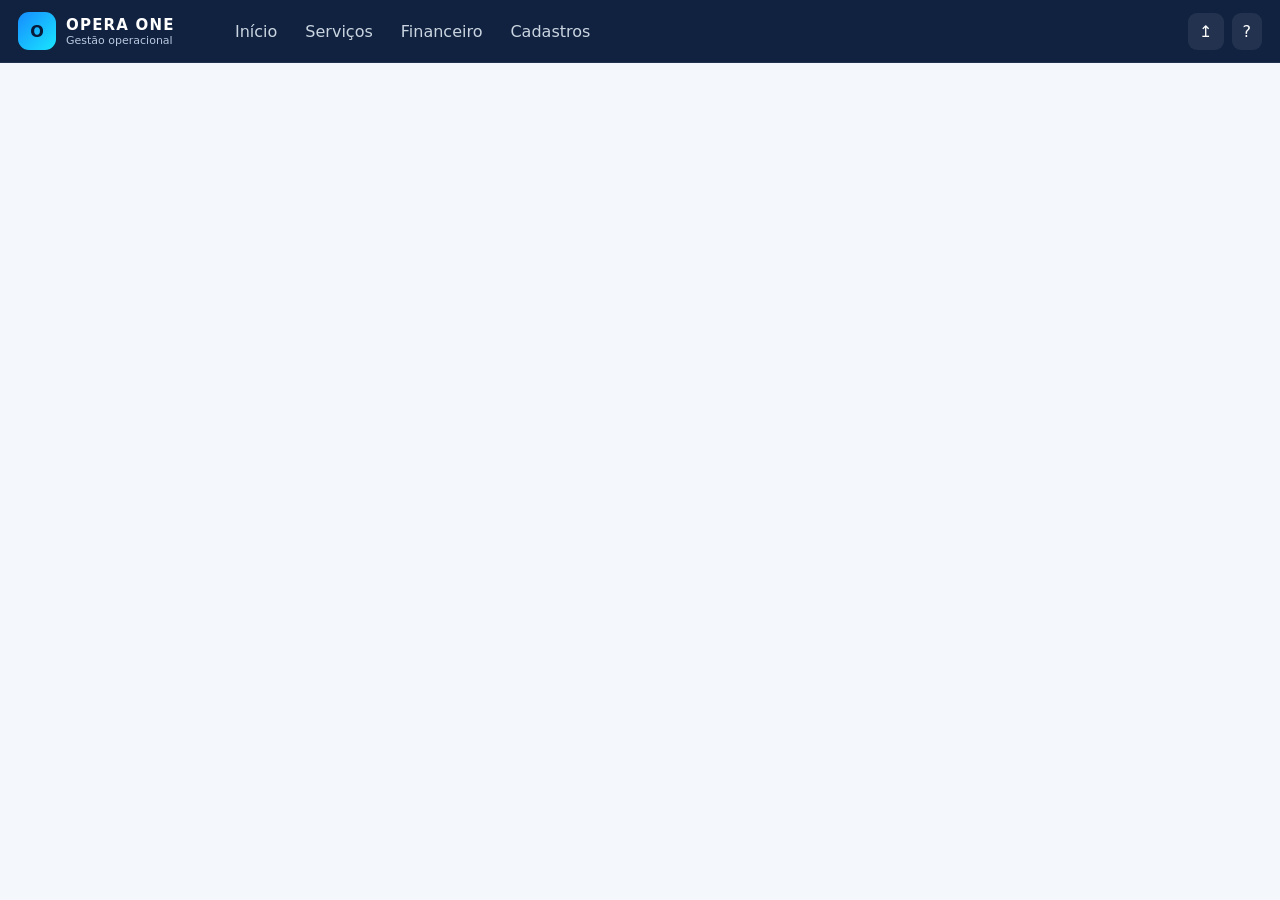
<file: opera-one-v11.html>
<!doctype html>
<html lang="pt-BR">
<head>
<meta charset="utf-8">
<meta name="viewport" content="width=device-width,initial-scale=1,viewport-fit=cover">
<meta name="theme-color" content="#071a39">
<title>OPERA ONE — Gestão Operacional</title>
<style>
:root{--bg:#f4f7fb;--surface:#fff;--ink:#0f172a;--muted:#64748b;--line:#e2e8f0;--nav:#071a39;--accent:#168cff;--ok:#16803c;--warn:#b77900;--bad:#b42318;--shadow:0 10px 30px rgba(15,23,42,.07);--radius:16px}
*{box-sizing:border-box}html{scroll-behavior:smooth}body{margin:0;background:var(--bg);color:var(--ink);font-family:Inter,ui-sans-serif,system-ui,-apple-system,BlinkMacSystemFont,"Segoe UI",Arial,sans-serif}button,input,select,textarea{font:inherit}button{border:0;cursor:pointer}.app{min-height:100vh}.top{position:sticky;top:0;z-index:30;background:rgba(7,26,57,.96);color:#fff;border-bottom:1px solid rgba(255,255,255,.08);backdrop-filter:blur(12px)}.topin{max-width:1400px;margin:auto;padding:12px 18px;display:flex;align-items:center;gap:16px}.brand{display:flex;align-items:center;gap:10px;min-width:190px}.brandmark{width:38px;height:38px;border-radius:11px;background:linear-gradient(135deg,#168cff,#19e6ff);display:grid;place-items:center;font-weight:900;color:#071a39}.brand strong{display:block;font-size:15px;letter-spacing:.08em}.brand small{display:block;color:#b9c8df;font-size:11px}.nav{display:flex;gap:6px;overflow:auto}.nav button{background:transparent;color:#cbd5e1;padding:9px 11px;border-radius:9px;white-space:nowrap}.nav button.active,.nav button:hover{background:rgba(255,255,255,.1);color:#fff}.top-actions{margin-left:auto;display:flex;gap:8px}.iconbtn{background:rgba(255,255,255,.08);color:#fff;padding:9px 11px;border-radius:9px}.wrap{max-width:1400px;margin:auto;padding:20px 18px 70px}.view{display:none}.view.active{display:block}.hero{background:linear-gradient(135deg,#071a39,#0d2e5e 60%,#0d5271);color:#fff;border-radius:22px;padding:24px;box-shadow:var(--shadow);margin-bottom:16px}.hero h1{margin:0;font-size:26px}.hero p{margin:7px 0 18px;color:#cbd8eb}.command{display:grid;grid-template-columns:1fr auto;gap:10px}.command textarea{min-height:66px;resize:vertical;border:0;border-radius:12px;padding:13px;color:var(--ink)}.primary{background:var(--accent);color:#fff;padding:12px 16px;border-radius:10px;font-weight:800}.secondary{background:#eef2f7;color:var(--ink);padding:11px 14px;border-radius:10px;font-weight:700}.green{background:var(--ok);color:#fff;padding:11px 14px;border-radius:10px;font-weight:800}.danger{background:var(--bad);color:#fff;padding:11px 14px;border-radius:10px;font-weight:800}.ghost{background:transparent;color:inherit;border:1px solid var(--line);padding:10px 13px;border-radius:10px;font-weight:700}.quick{display:flex;flex-wrap:wrap;gap:8px;margin-top:10px}.quick button{background:#fff;color:var(--ink);padding:9px 12px;border-radius:10px;font-weight:700}.response{margin-top:12px}.card{background:var(--surface);border:1px solid var(--line);border-radius:var(--radius);padding:18px;box-shadow:var(--shadow);margin-bottom:16px}.card h2{margin:0 0 5px;font-size:18px}.sub{margin:0 0 14px;color:var(--muted);font-size:13px}.grid{display:grid;grid-template-columns:repeat(4,minmax(0,1fr));gap:12px}.field label{display:block;font-size:12px;font-weight:800;margin:0 0 6px;color:#334155}.field input,.field select,.field textarea{width:100%;padding:10px 11px;border:1px solid #d5dde8;border-radius:10px;background:#fff;outline:none}.field input:focus,.field select:focus,.field textarea:focus{border-color:#168cff;box-shadow:0 0 0 3px rgba(22,140,255,.12)}.span2{grid-column:span 2}.span4{grid-column:1/-1}.actions{display:flex;flex-wrap:wrap;gap:8px;margin-top:13px}.kpis{display:grid;grid-template-columns:repeat(6,minmax(0,1fr));gap:10px}.kpi{padding:14px;border:1px solid var(--line);border-radius:13px;background:#fff}.kpi span{display:block;color:var(--muted);font-size:11px;font-weight:700}.kpi strong{display:block;margin-top:4px;font-size:21px}.kpi.good{border-left:4px solid var(--ok)}.kpi.warn{border-left:4px solid var(--warn)}.kpi.bad{border-left:4px solid var(--bad)}.split{display:grid;grid-template-columns:1.5fr 1fr;gap:16px}.list{display:grid;gap:8px}.item{border:1px solid var(--line);border-radius:12px;padding:12px;background:#fff}.item strong{font-size:14px}.item small{display:block;color:var(--muted);margin-top:3px}.badge{display:inline-flex;align-items:center;padding:4px 8px;border-radius:999px;background:#edf2ff;color:#3346a3;font-size:11px;font-weight:800}.tablewrap{overflow:auto}table{width:100%;border-collapse:collapse;font-size:12px}th,td{text-align:left;padding:10px;border-bottom:1px solid var(--line);white-space:nowrap}th{background:#f8fafc;color:#475569;font-size:11px;position:sticky;top:0}.status{font-weight:800}.status.recebido{color:var(--ok)}.status.pendente{color:var(--warn)}.empty{padding:22px;text-align:center;color:var(--muted);border:1px dashed #cbd5e1;border-radius:12px}.result{border:1px solid var(--line);border-radius:13px;padding:14px;background:#f8fafc}.result.good{border-left:5px solid var(--ok)}.result.warn{border-left:5px solid var(--warn)}.result.bad{border-left:5px solid var(--bad)}.result h3{margin:0 0 6px}.notice{padding:11px 13px;border-radius:10px;background:#eef6ff;color:#164e7a;font-size:12px}.sectionhead{display:flex;align-items:center;justify-content:space-between;gap:12px;margin-bottom:12px}.sectionhead h2{margin:0}.muted{color:var(--muted)}.money{font-variant-numeric:tabular-nums}.mobilebar{display:none}.voice{display:flex;gap:8px;align-items:center;margin-top:8px;color:#cbd5e1;font-size:12px}.dot{width:8px;height:8px;border-radius:50%;background:#64748b}.dot.live{background:#19e6ff;box-shadow:0 0 0 5px rgba(25,230,255,.12)}.insight{display:grid;grid-template-columns:repeat(4,1fr);gap:10px}.insight .item{min-height:94px}.modal{position:fixed;inset:0;background:rgba(2,6,23,.62);z-index:60;display:none;align-items:center;justify-content:center;padding:18px}.modal.show{display:flex}.modalbox{background:#fff;border-radius:18px;max-width:720px;width:100%;max-height:90vh;overflow:auto;padding:20px}.modalhead{display:flex;justify-content:space-between;align-items:center}.modalhead h3{margin:0}.close{background:#eef2f7;padding:8px 10px;border-radius:9px}.footer-note{color:#94a3b8;font-size:11px;text-align:center;margin-top:24px}
@media(max-width:1050px){.grid{grid-template-columns:repeat(2,minmax(0,1fr))}.kpis{grid-template-columns:repeat(3,minmax(0,1fr))}.split{grid-template-columns:1fr}.insight{grid-template-columns:repeat(2,1fr)}}
@media(max-width:700px){.topin{padding:9px 12px}.brand{min-width:auto}.brand small,.nav{display:none}.top-actions{margin-left:auto}.wrap{padding:12px 10px 86px}.hero{padding:18px;border-radius:17px}.hero h1{font-size:22px}.command{grid-template-columns:1fr}.grid{grid-template-columns:1fr}.span2,.span4{grid-column:auto}.kpis{grid-template-columns:repeat(2,minmax(0,1fr))}.kpi strong{font-size:18px}.mobilebar{position:fixed;display:grid;grid-template-columns:repeat(5,1fr);bottom:0;left:0;right:0;background:#071a39;z-index:40;padding:7px 4px env(safe-area-inset-bottom);box-shadow:0 -8px 25px rgba(0,0,0,.18)}.mobilebar button{background:transparent;color:#a9bad4;font-size:10px;padding:5px 2px}.mobilebar button.active{color:#fff}.mobilebar span{display:block;font-size:18px;margin-bottom:2px}.insight{grid-template-columns:1fr}.tablewrap{margin:0 -6px}}
</style>
</head>
<body>
<div class="app">
<header class="top"><div class="topin"><div class="brand"><div class="brandmark">O</div><div><strong>OPERA ONE</strong><small>Gestão operacional</small></div></div><nav class="nav" id="nav"><button data-view="inicio">Início</button><button data-view="servicos">Serviços</button><button data-view="financeiro">Financeiro</button><button data-view="cadastros">Cadastros</button></nav><div class="top-actions"><button class="iconbtn" onclick="exportBackup()" title="Backup">↥</button><button class="iconbtn" onclick="openHelp()" title="Ajuda">?</button></div></div></header>
<main class="wrap">
<section class="view" id="inicio">
<div class="hero"><h1>O que precisa resolver agora?</h1><p>Registre, consulte e decida com o mínimo de cliques. O OPERA ONE organiza a operação e transforma os lançamentos em ação.</p><div class="command"><textarea id="command" placeholder="Ex.: fiz um frete para Mart Minas de Contagem para Betim por R$ 4.500, diesel R$ 350 e manutenção R$ 200"></textarea><button class="primary" onclick="resolveCommand()">Resolver</button></div><div class="quick"><button onclick="go('servicos');focusId('sValor')">＋ Novo serviço</button><button onclick="go('financeiro')">💰 Ver financeiro</button><button onclick="go('servicos');focusId('crCliente')">📄 Fechamento</button><button onclick="startVoice()">🎙️ Falar</button></div><div class="voice"><i class="dot" id="voiceDot"></i><span id="voiceStatus">Digite ou use a voz. O texto permanece editável.</span></div><div class="response" id="commandResponse"></div></div>
<div class="kpis" id="homeKpis"></div>
<div class="card"><div class="sectionhead"><div><h2>Centro de ação</h2><p class="sub">O que merece sua atenção primeiro.</p></div><button class="secondary" onclick="refresh()">↻ Atualizar</button></div><div class="insight" id="actionCenter"></div></div>
<div class="split"><div class="card"><div class="sectionhead"><div><h2>Últimos serviços</h2><p class="sub">Os lançamentos mais recentes.</p></div><button class="secondary" onclick="go('servicos')">Ver todos</button></div><div id="recentServices"></div></div><div class="card"><h2>Cérebro operacional</h2><p class="sub">Leitura executiva baseada nos dados atuais.</p><div id="brain"></div></div></div>
</section>
<section class="view" id="servicos">
<div class="card"><div class="sectionhead"><div><h2>Novo serviço</h2><p class="sub">Um único formulário para registrar o frete completo.</p></div><button class="secondary" onclick="fillToday()">Hoje</button></div><div class="grid"><div class="field"><label>Data</label><input id="sData" type="date"></div><div class="field"><label>Cliente</label><select id="sCliente"></select></div><div class="field"><label>Veículo</label><select id="sVeiculo"></select></div><div class="field"><label>Status</label><select id="sStatus"><option>Pendente</option><option>Recebido</option></select></div><div class="field"><label>Origem</label><input id="sOrigem" placeholder="Contagem"></div><div class="field"><label>Destino</label><input id="sDestino" placeholder="Betim"></div><div class="field"><label>Valor do frete (R$)</label><input id="sValor" type="number" step="0.01"></div><div class="field"><label>Quilometragem (km)</label><input id="sKm" type="number" step="0.1"></div><div class="field"><label>Combustível (R$)</label><input id="sComb" type="number" step="0.01" value="0"></div><div class="field"><label>Pedágio (R$)</label><input id="sPed" type="number" step="0.01" value="0"></div><div class="field"><label>Terceirização (R$)</label><input id="sTer" type="number" step="0.01" value="0"></div><div class="field"><label>Alimentação (R$)</label><input id="sAlim" type="number" step="0.01" value="0"></div><div class="field"><label>Hotel / hospedagem (R$)</label><input id="sHotel" type="number" step="0.01" value="0"></div><div class="field"><label>Diárias motorista (R$)</label><input id="sDiarias" type="number" step="0.01" value="0"></div><div class="field"><label>Horas extras — quantidade</label><input id="sHorasQtd" type="number" step="0.01" value="0" oninput="calcExtra()"></div><div class="field"><label>Horas extras — valor/hora</label><input id="sHorasRate" type="number" step="0.01" value="0" oninput="calcExtra()"></div><div class="field"><label>Total horas extras (R$)</label><input id="sHoras" type="number" step="0.01" value="0" readonly></div><div class="field"><label>Manutenção do veículo (R$)</label><input id="sManut" type="number" step="0.01" value="0"></div><div class="field"><label>Outros custos (R$)</label><input id="sOutros" type="number" step="0.01" value="0"></div></div><div class="actions"><button class="green" onclick="addService()">Salvar serviço</button><button class="secondary" onclick="clearServiceForm()">Limpar</button><button class="secondary" onclick="openRoute()">🗺️ Abrir rota</button></div></div>
<div class="card"><div class="sectionhead"><div><h2>Serviços registrados</h2><p class="sub">Busca e filtros sem telas duplicadas.</p></div><div class="actions" style="margin:0"><input id="serviceSearch" oninput="renderServices()" placeholder="Buscar cliente ou rota" style="padding:9px 11px;border:1px solid #d5dde8;border-radius:10px;width:220px"></div></div><div class="tablewrap" id="servicesTable"></div></div>
<div class="card" id="receivables"><div class="sectionhead"><div><h2>Fechamento e contas a receber</h2><p class="sub">Selecione um cliente, confira os serviços e gere o documento.</p></div></div><div class="grid"><div class="field"><label>Cliente</label><select id="crCliente" onchange="renderReceivables()"></select></div><div class="field"><label>De</label><input id="crDe" type="date" onchange="renderReceivables()"></div><div class="field"><label>Até</label><input id="crAte" type="date" onchange="renderReceivables()"></div><div class="field"><label>Status</label><select id="crStatus" onchange="renderReceivables"><option value="">Todos</option><option>Pendente</option><option>Recebido</option></select></div></div><div id="receivableBox" style="margin-top:12px"></div></div>
</section>
<section class="view" id="financeiro"><div class="card"><div class="sectionhead"><div><h2>Financeiro</h2><p class="sub">Faturamento, custos, lucro e recebimentos em uma única visão.</p></div></div><div class="grid"><div class="field"><label>Cliente</label><select id="fCliente" onchange="renderFinance()"></select></div><div class="field"><label>De</label><input id="fDe" type="date" onchange="renderFinance()"></div><div class="field"><label>Até</label><input id="fAte" type="date" onchange="renderFinance()"></div><div class="field"><label>Período rápido</label><select id="fPeriodo" onchange="quickFinance()"><option value="todos">Todos</option><option value="mes">Este mês</option><option value="hoje">Hoje</option></select></div></div><div class="kpis" id="financeKpis" style="margin-top:12px"></div></div><div class="split"><div class="card"><h2>Rentabilidade por cliente</h2><p class="sub">Onde está o dinheiro de verdade.</p><div id="clientProfit"></div></div><div class="card"><h2>Custos por categoria</h2><p class="sub">O que mais consome a margem.</p><div id="costBreakdown"></div></div></div><div class="card"><h2>Comparar clientes</h2><p class="sub">Compare faturamento, custos e lucro no mesmo período.</p><div class="grid"><div class="field"><label>Cliente A</label><select id="cmpA"></select></div><div class="field"><label>Cliente B</label><select id="cmpB"></select></div><div class="field"><label>De</label><input id="cmpDe" type="date"></div><div class="field"><label>Até</label><input id="cmpAte" type="date"></div></div><div class="actions"><button class="primary" onclick="compareClients()">Comparar</button></div><div id="compareResult" style="margin-top:12px"></div></div></section>
<section class="view" id="cadastros"><div class="split"><div class="card"><div class="sectionhead"><div><h2>Veículos</h2><p class="sub">Cadastro enxuto. O veículo alimenta análise e registros.</p></div></div><div class="grid"><div class="field"><label>Nome</label><input id="vNome" placeholder="Caminhão 01"></div><div class="field"><label>Placa</label><input id="vPlaca" placeholder="ABC1D23"></div><div class="field"><label>Consumo (km/L)</label><input id="vConsumo" type="number" step="0.1" placeholder="2.8"></div></div><div class="actions"><button class="green" onclick="addVehicle()">Cadastrar</button></div><div id="vehicleList" style="margin-top:12px"></div></div><div class="card"><div class="sectionhead"><div><h2>Clientes</h2><p class="sub">Um cadastro usado por serviço, financeiro e fechamento.</p></div></div><div class="grid"><div class="field"><label>Nome</label><input id="cNome" placeholder="Empresa ABC"></div><div class="field"><label>Contato</label><input id="cContato" placeholder="WhatsApp / telefone"></div><div class="field"><label>CNPJ</label><input id="cCnpj" placeholder="00.000.000/0000-00"></div></div><div class="actions"><button class="green" onclick="addClient()">Cadastrar</button></div><div id="clientList" style="margin-top:12px"></div></div></div></section>
</main>
<div class="mobilebar" id="mobilebar"><button data-view="inicio"><span>⌂</span>Início</button><button data-view="servicos"><span>🚛</span>Serviços</button><button data-view="financeiro"><span>R$</span>Financeiro</button><button data-view="cadastros"><span>⚙</span>Cadastros</button><button onclick="startVoice()"><span>🎙️</span>Falar</button></div>
<div class="modal" id="modal"><div class="modalbox"><div class="modalhead"><h3 id="modalTitle">Ajuda</h3><button class="close" onclick="closeModal()">✕</button></div><div id="modalBody" style="margin-top:14px"></div></div></div>
</div>
<script>
const KEY='assistente_operacional_v5';
let db=loadDb();
function loadDb(){try{const x=JSON.parse(localStorage.getItem(KEY)||'{}');return {vehicles:Array.isArray(x.vehicles)?x.vehicles:[],clients:Array.isArray(x.clients)?x.clients:[],services:Array.isArray(x.services)?x.services:[],closures:Array.isArray(x.closures)?x.closures:[]}}catch{return {vehicles:[],clients:[],services:[],closures:[]}}}
function save(){localStorage.setItem(KEY,JSON.stringify(db));refresh()}
function money(v){return Number(v||0).toLocaleString('pt-BR',{style:'currency',currency:'BRL'})}
function esc(v){return String(v??'').replace(/[&<>"']/g,m=>({'&':'&amp;','<':'&lt;','>':'&gt;','"':'&quot;',"'":'&#039;'}[m]))}
function norm(v){return String(v||'').normalize('NFD').replace(/[\u0300-\u036f]/g,'').toLowerCase().replace(/[^a-z0-9]+/g,' ').trim()}
function num(v){return Number(v)||0}
function serviceCost(s){return num(s.custos) || num(s.comb,s.combustivel)+num(s.ped,s.pedagio)+num(s.ter,s.terceirizacao)+num(s.alimentacao,s.alim)+num(s.hotel,s.hospedagem)+num(s.motoristaDiarias,s.diarias)+num(s.horasExtras,s.horas)+num(s.manutencao,s.manut)+num(s.outros)}
function serviceValue(s){return num(s.valor,s.faturamento,s.value)}
function clientName(id){return db.clients.find(c=>String(c.id)===String(id))?.nome || 'Cliente não informado'}
function vehicleName(id){return db.vehicles.find(v=>String(v.id)===String(id))?.nome || 'Não informado'}
function go(view){document.querySelectorAll('.view').forEach(v=>v.classList.remove('active'));document.getElementById(view)?.classList.add('active');document.querySelectorAll('[data-view]').forEach(b=>b.classList.toggle('active',b.dataset.view===view));window.scrollTo({top:0,behavior:'smooth'});refresh()}
document.querySelectorAll('[data-view]').forEach(b=>b.addEventListener('click',()=>go(b.dataset.view)));
function focusId(id){setTimeout(()=>document.getElementById(id)?.focus(),120)}
function fillToday(){document.getElementById('sData').value=new Date().toISOString().slice(0,10)}
function populateSelect(id,items,placeholder){const e=document.getElementById(id);if(!e)return;const old=e.value;e.innerHTML='<option value="">'+placeholder+'</option>'+items.map(x=>`<option value="${x.id}">${esc(x.nome)}</option>`).join('');if(items.some(x=>String(x.id)===old))e.value=old}
function populateAll(){populateSelect('sCliente',db.clients,'Selecione');populateSelect('crCliente',db.clients,'Selecione');populateSelect('fCliente',db.clients,'Todos');populateSelect('cmpA',db.clients,'Cliente A');populateSelect('cmpB',db.clients,'Cliente B');populateSelect('sVeiculo',db.vehicles,'Sem veículo')}
function addVehicle(){const nome=vNome.value.trim(),placa=vPlaca.value.trim(),cons=num(vConsumo.value);if(!nome||cons<=0)return alert('Informe nome e consumo do veículo.');db.vehicles.push({id:Date.now(),nome,placa,consumo:cons});vNome.value=vPlaca.value=vConsumo.value='';save()}
function addClient(){const nome=cNome.value.trim();if(!nome)return alert('Informe o nome do cliente.');db.clients.push({id:Date.now(),nome,contato:cContato.value.trim(),cnpj:cCnpj.value.trim()});cNome.value=cContato.value=cCnpj.value='';save()}
function editVehicle(id){const v=db.vehicles.find(x=>x.id===id);if(!v)return;const nome=prompt('Nome:',v.nome);if(nome===null)return;const placa=prompt('Placa:',v.placa||'');if(placa===null)return;const cons=prompt('Consumo km/L:',v.consumo);if(cons===null)return;if(!nome.trim()||num(cons)<=0)return alert('Dados inválidos.');Object.assign(v,{nome:nome.trim(),placa:placa.trim(),consumo:num(cons)});save()}
function editClient(id){const c=db.clients.find(x=>x.id===id);if(!c)return;const nome=prompt('Nome:',c.nome);if(nome===null)return;const contato=prompt('Contato:',c.contato||'');if(contato===null)return;c.nome=nome.trim();c.contato=contato.trim();save()}
function delVehicle(id){if(confirm('Excluir este veículo?')){db.vehicles=db.vehicles.filter(x=>x.id!==id);save()}}
function delClient(id){if(db.services.some(s=>String(s.clientId)===String(id)))return alert('Este cliente possui serviços. Preserve o histórico e apenas edite o cadastro.');if(confirm('Excluir este cliente?')){db.clients=db.clients.filter(x=>x.id!==id);save()}}
function renderLists(){vehicleList.innerHTML=db.vehicles.length?db.vehicles.map(v=>`<div class="item"><strong>${esc(v.nome)}</strong><small>${esc(v.placa||'Sem placa')} • ${num(v.consumo).toFixed(1)} km/L</small><div class="actions"><button class="secondary" onclick="editVehicle(${v.id})">Editar</button><button class="danger" onclick="delVehicle(${v.id})">Excluir</button></div></div>`).join(''):'<div class="empty">Nenhum veículo cadastrado.</div>';clientList.innerHTML=db.clients.length?db.clients.map(c=>`<div class="item"><strong>${esc(c.nome)}</strong><small>${esc(c.contato||'Sem contato')} ${c.cnpj?'• '+esc(c.cnpj):''}</small><div class="actions"><button class="secondary" onclick="editClient(${c.id})">Editar</button><button class="danger" onclick="delClient(${c.id})">Excluir</button></div></div>`).join(''):'<div class="empty">Nenhum cliente cadastrado.</div>'}
function calcExtra(){sHoras.value=(num(sHorasQtd.value)*num(sHorasRate.value)).toFixed(2)}
function clearServiceForm(){['sOrigem','sDestino','sValor','sKm','sComb','sPed','sTer','sAlim','sHotel','sDiarias','sHorasQtd','sHorasRate','sHoras','sManut','sOutros'].forEach(id=>{const e=document.getElementById(id);if(e)e.value=id==='sComb'||id==='sPed'||id==='sTer'||id==='sAlim'||id==='sHotel'||id==='sDiarias'||id==='sHorasQtd'||id==='sHorasRate'||id==='sHoras'||id==='sManut'||id==='sOutros'?'0':''});sStatus.value='Pendente';fillToday()}
function addService(){const clientId=num(sCliente.value),value=num(sValor.value);if(!clientId)return alert('Selecione um cliente.');if(value<=0)return alert('Informe o valor do frete.');const s={id:Date.now(),date:sData.value||new Date().toISOString().slice(0,10),clientId,vehicleId:sVeiculo.value?num(sVeiculo.value):null,origem:sOrigem.value.trim(),destino:sDestino.value.trim(),valor:value,status:sStatus.value,km:num(sKm.value),comb:num(sComb.value),ped:num(sPed.value),ter:num(sTer.value),alimentacao:num(sAlim.value),hotel:num(sHotel.value),motoristaDiarias:num(sDiarias.value),horasExtras:num(sHoras.value),horasExtrasQtd:num(sHorasQtd.value),horasExtrasValorHora:num(sHorasRate.value),manutencao:num(sManut.value),outros:num(sOutros.value)};db.services.push(s);save();clearServiceForm();alert('Serviço salvo com sucesso.')}
function markReceived(id){const s=db.services.find(x=>x.id===id);if(s){s.status='Recebido';save()}}
function deleteService(id){if(confirm('Excluir este serviço?')){db.services=db.services.filter(x=>x.id!==id);save()}}
function renderServices(){const q=norm(serviceSearch.value);const arr=db.services.filter(s=>!q||norm(clientName(s.clientId)).includes(q)||norm(s.origem).includes(q)||norm(s.destino).includes(q));if(!arr.length){servicesTable.innerHTML='<div class="empty">Nenhum serviço encontrado.</div>';return}servicesTable.innerHTML='<table><thead><tr><th>Data</th><th>Cliente</th><th>Rota</th><th>Veículo</th><th>Frete</th><th>Custos</th><th>Lucro</th><th>Status</th><th></th></tr></thead><tbody>'+arr.slice().reverse().map(s=>{const c=serviceCost(s),p=serviceValue(s)-c;return `<tr><td>${esc(s.date)}</td><td>${esc(clientName(s.clientId))}</td><td>${esc(s.origem||'—')} → ${esc(s.destino||'—')}</td><td>${esc(vehicleName(s.vehicleId))}</td><td>${money(s.valor)}</td><td>${money(c)}</td><td>${money(p)}</td><td class="status ${s.status==='Recebido'?'recebido':'pendente'}">${esc(s.status)}</td><td><button class="secondary" onclick="${s.status==='Recebido'?'void 0':'markReceived('+s.id+')'}">${s.status==='Recebido'?'Recebido':'Receber'}</button> <button class="danger" onclick="deleteService(${s.id})">Excluir</button></td></tr>`}).join('')}</tbody></table>'}
function stats(arr){const fat=arr.reduce((a,s)=>a+serviceValue(s),0),cost=arr.reduce((a,s)=>a+serviceCost(s),0),profit=fat-cost,received=arr.filter(s=>s.status==='Recebido').reduce((a,s)=>a+serviceValue(s),0);return {fat,cost,profit,received,receivable:Math.max(0,fat-received),margin:fat?profit/fat*100:0}}
function kpi(label,value,cls=''){return `<div class="kpi ${cls}"><span>${label}</span><strong>${value}</strong></div>`}
function renderHome(){const st=stats(db.services);homeKpis.innerHTML=kpi('Faturamento',money(st.fat))+kpi('Custos',money(st.cost))+kpi('Lucro',money(st.profit),st.profit>=0?'good':'bad')+kpi('Margem',st.margin.toFixed(1)+'%',st.margin>=30?'good':st.margin>0?'warn':'bad')+kpi('A receber',money(st.receivable),st.receivable?'warn':'good')+kpi('Serviços',db.services.length);const pending=db.services.filter(s=>s.status!=='Recebido').length,low=db.services.filter(s=>serviceValue(s)>0&&serviceCost(s)/serviceValue(s)>.70).length;actionCenter.innerHTML=`<div class="item"><span class="badge">Prioridade</span><strong style="display:block;margin-top:8px">${pending?pending+' recebimento(s) pendente(s)':'Recebimentos em dia'}</strong><small>${pending?'Abra Financeiro ou Fechamento para acompanhar.':'Nenhuma cobrança pendente identificada.'}</small></div><div class="item"><span class="badge">Margem</span><strong style="display:block;margin-top:8px">${low?low+' serviço(s) de margem baixa':'Margem sob controle'}</strong><small>${low?'Revise custos e valor dos fretes.':'Sem alerta de custo acima de 70%.'}</small></div><div class="item"><span class="badge">Operação</span><strong style="display:block;margin-top:8px">${db.services.length?db.services.length+' serviço(s) registrado(s)':'Comece pelo primeiro serviço'}</strong><small>Use o comando natural para lançar mais rápido.</small></div><div class="item"><span class="badge">Cadastro</span><strong style="display:block;margin-top:8px">${db.clients.length} cliente(s) • ${db.vehicles.length} veículo(s)</strong><small>${!db.clients.length||!db.vehicles.length?'Complete os cadastros para ganhar velocidade.':'Cadastros prontos para operação.'}</small></div>`;const recent=db.services.slice().sort((a,b)=>String(b.date).localeCompare(String(a.date))).slice(0,5);recentServices.innerHTML=recent.length?'<div class="list">'+recent.map(s=>`<div class="item"><strong>${esc(clientName(s.clientId))}</strong><small>${esc(s.date)} • ${esc(s.origem||'—')} → ${esc(s.destino||'—')} • ${money(s.valor)} • ${s.status}</small></div>`).join('')+'</div>':'<div class="empty">Nenhum serviço registrado ainda.</div>';const bestClient=Object.entries(groupProfit(db.services,s=>clientName(s.clientId))).sort((a,b)=>b[1].profit-a[1].profit)[0];const bestRoute=Object.entries(groupProfit(db.services,s=>(s.origem||'—')+' → '+(s.destino||'—'))).sort((a,b)=>b[1].profit-a[1].profit)[0];brain.innerHTML=db.services.length?`<div class="result ${st.margin>=30?'good':st.margin>0?'warn':'bad'}"><h3>${st.margin>=30?'🟢 Operação saudável':st.margin>0?'🟡 Atenção à margem':'🔴 Operação no prejuízo'}</h3><p>Margem média de <b>${st.margin.toFixed(1)}%</b> com lucro de <b>${money(st.profit)}</b>.</p><p><b>Melhor cliente:</b> ${bestClient?esc(bestClient[0])+' • '+money(bestClient[1].profit):'—'}<br><b>Melhor rota:</b> ${bestRoute?esc(bestRoute[0])+' • '+money(bestRoute[1].profit):'—'}</p></div>`:'<div class="empty">Registre serviços para ativar o Cérebro Operacional.</div>'}
function groupProfit(arr,keyFn){const m={};arr.forEach(s=>{const k=keyFn(s);m[k]??={fat:0,cost:0,count:0};m[k].fat+=serviceValue(s);m[k].cost+=serviceCost(s);m[k].count++});Object.values(m).forEach(v=>v.profit=v.fat-v.cost);return m}
function renderFinance(){let arr=db.services;const cid=fCliente.value,de=fDe.value,ate=fAte.value;if(cid)arr=arr.filter(s=>String(s.clientId)===String(cid));if(de)arr=arr.filter(s=>s.date>=de);if(ate)arr=arr.filter(s=>s.date<=ate);const st=stats(arr);financeKpis.innerHTML=kpi('Serviços',arr.length)+kpi('Faturamento',money(st.fat))+kpi('Custos',money(st.cost))+kpi('Lucro',money(st.profit),st.profit>=0?'good':'bad')+kpi('Margem',st.margin.toFixed(1)+'%')+kpi('A receber',money(st.receivable),st.receivable?'warn':'good');const clients=Object.entries(groupProfit(arr,s=>clientName(s.clientId))).sort((a,b)=>b[1].profit-a[1].profit);clientProfit.innerHTML=clients.length?'<div class="list">'+clients.map(([n,v])=>`<div class="item"><strong>${esc(n)}</strong><small>Faturamento ${money(v.fat)} • Custos ${money(v.cost)} • <b>Lucro ${money(v.profit)}</b></small></div>`).join('')+'</div>':'<div class="empty">Sem dados no período.</div>';const cats=[['Combustível',arr.reduce((a,s)=>a+num(s.comb),0)],['Pedágio',arr.reduce((a,s)=>a+num(s.ped),0)],['Terceirização',arr.reduce((a,s)=>a+num(s.ter),0)],['Alimentação',arr.reduce((a,s)=>a+num(s.alimentacao),0)],['Hotel',arr.reduce((a,s)=>a+num(s.hotel),0)],['Diárias',arr.reduce((a,s)=>a+num(s.motoristaDiarias),0)],['Horas extras',arr.reduce((a,s)=>a+num(s.horasExtras),0)],['Manutenção',arr.reduce((a,s)=>a+num(s.manutencao),0)],['Outros',arr.reduce((a,s)=>a+num(s.outros),0)]].filter(x=>x[1]>0);costBreakdown.innerHTML=cats.length?'<div class="list">'+cats.sort((a,b)=>b[1]-a[1]).map(x=>`<div class="item"><strong>${x[0]}</strong><small>${money(x[1])}</small></div>`).join('')+'</div>':'<div class="empty">Nenhum custo registrado.</div>'}
function quickFinance(){const p=fPeriodo.value,today=new Date().toISOString().slice(0,10);if(p==='todos'){fDe.value='';fAte.value=''}else if(p==='hoje'){fDe.value=today;fAte.value=today}else{const d=new Date();fDe.value=new Date(d.getFullYear(),d.getMonth(),1).toISOString().slice(0,10);fAte.value=today}renderFinance()}
function filteredReceivables(){const cid=crCliente.value,de=crDe.value,ate=crAte.value,status=crStatus.value;return db.services.filter(s=>(!cid||String(s.clientId)===String(cid))&&(!de||s.date>=de)&&(!ate||s.date<=ate)&&(!status||s.status===status))}
function renderReceivables(){const arr=filteredReceivables();if(!arr.length){receivableBox.innerHTML='<div class="empty">Selecione um cliente e período com serviços registrados.</div>';return}const st=stats(arr);receivableBox.innerHTML=`<div class="kpis">${kpi('Serviços',arr.length)}${kpi('Total',money(st.fat))}${kpi('Recebido',money(st.received),'good')}${kpi('A receber',money(st.receivable),st.receivable?'warn':'good')}</div><div class="result" style="margin-top:12px"><div class="tablewrap"><table><tr><th>Data</th><th>Rota</th><th>Veículo</th><th>Valor</th><th>Status</th></tr>${arr.map(s=>`<tr><td>${esc(s.date)}</td><td>${esc(s.origem||'—')} → ${esc(s.destino||'—')}</td><td>${esc(vehicleName(s.vehicleId))}</td><td>${money(s.valor)}</td><td>${esc(s.status)}</td></tr>`).join('')}</table></div><div class="actions"><button class="green" onclick="createClosure()">📄 Gerar fechamento</button><button class="secondary" onclick="exportCurrentCSV()">↥ Exportar tabela</button></div></div>`}
function closureNumber(){const y=new Date().getFullYear();const nums=db.closures.map(c=>Number(String(c.number||'').split('-').pop())).filter(Number.isFinite);return `AO-${y}-${String((nums.length?Math.max(...nums):0)+1).padStart(4,'0')}`}
function createClosure(){const arr=filteredReceivables();if(!crCliente.value)return alert('Selecione um cliente.');if(!arr.length)return alert('Nenhum serviço encontrado.');const ids=arr.map(s=>s.id).sort().join(',');const duplicate=db.closures.find(c=>String(c.clientId)===String(crCliente.value)&&c.signature===ids);if(duplicate)return alert('Este conjunto de serviços já possui o fechamento '+duplicate.number+'.');const c={id:Date.now(),number:closureNumber(),clientId:num(crCliente.value),clientName:clientName(crCliente.value),periodStart:crDe.value||arr.map(s=>s.date).sort()[0],periodEnd:crAte.value||arr.map(s=>s.date).sort().slice(-1)[0],createdAt:new Date().toISOString().slice(0,10),status:'Salvo',total:arr.reduce((a,s)=>a+serviceValue(s),0),serviceIds:arr.map(s=>s.id),signature:ids,servicesSnapshot:arr.map(s=>({...s}))};db.closures.push(c);localStorage.setItem(KEY,JSON.stringify(db));renderReceivables();showClosure(c);alert('Fechamento '+c.number+' criado.')}
function showClosure(c){const arr=c.servicesSnapshot||[];receivableBox.innerHTML=`<div class="result good"><h3>${esc(c.number)} • ${esc(c.clientName)}</h3><p>${esc(c.periodStart)} a ${esc(c.periodEnd)} • ${arr.length} serviço(s) • <b>${money(c.total)}</b></p><div class="actions"><button class="green" onclick="printClosure(${c.id})">📄 PDF / Imprimir</button><button class="primary" onclick="exportClosure(${c.id})">📊 Excel</button><button class="secondary" onclick="shareClosure(${c.id})">📤 Enviar resumo</button></div></div>`}
function closureHtml(c){const arr=c.servicesSnapshot||[],cl=db.clients.find(x=>x.id===c.clientId);return `<!doctype html><html lang="pt-BR"><head><meta charset="utf-8"><title>${esc(c.number)}</title><style>@page{size:A4;margin:12mm}body{font-family:Arial;color:#17202a;font-size:12px}h1{font-size:22px}.head{border-bottom:2px solid #17202a;padding-bottom:10px}.meta{display:grid;grid-template-columns:1fr 1fr;gap:5px}table{width:100%;border-collapse:collapse;margin-top:14px}th,td{padding:7px;border-bottom:1px solid #ddd;text-align:left}th{background:#f2f4f7}.total{text-align:right;font-size:18px;font-weight:bold;margin-top:14px}</style></head><body><div class="head"><h1>OPERA ONE</h1><div>Fechamento de Serviços</div></div><div class="meta"><div><b>Fechamento:</b> ${esc(c.number)}</div><div><b>Emissão:</b> ${esc(c.createdAt)}</div><div><b>Cliente:</b> ${esc(cl?.nome||c.clientName||'—')}</div><div><b>CNPJ:</b> ${esc(cl?.cnpj||'—')}</div><div><b>Período:</b> ${esc(c.periodStart)} a ${esc(c.periodEnd)}</div><div><b>Serviços:</b> ${arr.length}</div></div><table><tr><th>Data</th><th>Origem</th><th>Destino</th><th>Veículo</th><th>Valor</th></tr>${arr.map(s=>`<tr><td>${esc(s.date)}</td><td>${esc(s.origem||'—')}</td><td>${esc(s.destino||'—')}</td><td>${esc(vehicleName(s.vehicleId))}</td><td>${money(s.valor)}</td></tr>`).join('')}</table><div class="total">TOTAL: ${money(c.total)}</div></body></html>`}
function printClosure(id){const c=db.closures.find(x=>x.id===id);if(!c)return;const w=window.open('','_blank');if(!w)return alert('Permita pop-ups para imprimir.');w.document.write(closureHtml(c));w.document.close();setTimeout(()=>w.print(),250)}
function exportClosure(id){const c=db.closures.find(x=>x.id===id);if(!c)return;const arr=c.servicesSnapshot||[];const rows=arr.map(s=>`<tr><td>${esc(s.date)}</td><td>${esc(s.origem||'—')}</td><td>${esc(s.destino||'—')}</td><td>${esc(vehicleName(s.vehicleId))}</td><td>${Number(s.valor||0).toFixed(2).replace('.',',')}</td></tr>`).join('');const html=`<html><meta charset="UTF-8"><table border="1"><tr><th>Data</th><th>Origem</th><th>Destino</th><th>Veículo</th><th>Valor</th></tr>${rows}</table></html>`;const blob=new Blob([html],{type:'application/vnd.ms-excel;charset=utf-8'});const a=document.createElement('a');a.href=URL.createObjectURL(blob);a.download=`${c.number}.xls`;a.click();setTimeout(()=>URL.revokeObjectURL(a.href),1000)}
async function shareClosure(id){const c=db.closures.find(x=>x.id===id);if(!c)return;const text=`Fechamento ${c.number}\nCliente: ${c.clientName}\nPeríodo: ${c.periodStart} a ${c.periodEnd}\nTotal: ${money(c.total)}`;if(navigator.share){try{await navigator.share({title:c.number,text});return}catch{}}try{await navigator.clipboard.writeText(text);alert('Resumo copiado.')}catch{alert(text)}}
function compareClients(){const a=num(cmpA.value),b=num(cmpB.value);if(!a||!b||a===b)return alert('Escolha dois clientes diferentes.');const de=cmpDe.value,ate=cmpAte.value;const filter=id=>db.services.filter(s=>String(s.clientId)===String(id)&&(!de||s.date>=de)&&(!ate||s.date<=ate));const A=stats(filter(a)),B=stats(filter(b));compareResult.innerHTML=`<div class="kpis">${kpi(esc(clientName(a)),`Lucro ${money(A.profit)}`)}${kpi(esc(clientName(b)),`Lucro ${money(B.profit)}`)}</div><div class="result" style="margin-top:10px"><b>Melhor no período:</b> ${A.profit>B.profit?esc(clientName(a)):B.profit>A.profit?esc(clientName(b)):'Empate'}<br>${esc(clientName(a))}: faturamento ${money(A.fat)}, custos ${money(A.cost)}, margem ${A.margin.toFixed(1)}%<br>${esc(clientName(b))}: faturamento ${money(B.fat)}, custos ${money(B.cost)}, margem ${B.margin.toFixed(1)}%</div>`}
function openRoute(){const o=sOrigem.value.trim(),d=sDestino.value.trim();if(!o||!d)return alert('Informe origem e destino.');window.open('https://www.google.com/maps/dir/?api=1&origin='+encodeURIComponent(o)+'&destination='+encodeURIComponent(d),'_blank','noopener')}
function parseMoneyText(text){const m=text.match(/r?\$?\s*([0-9]{1,3}(?:\.[0-9]{3})*(?:,[0-9]{1,2})|[0-9]+(?:[.,][0-9]{1,2})?)/i);return m?parseNumText(m[1]):0}
function parseNumText(x){let s=String(x).trim();if(s.includes(',')&&s.includes('.'))s=s.replace(/\./g,'').replace(',','.');else if(s.includes(','))s=s.replace(',','.');else if(/^\d+\.\d{3}$/.test(s))s=s.replace('.','');return num(s)}
function parseCost(text,labels){const low=norm(text);for(const label of labels){const l=norm(label);let m=low.match(new RegExp(l+'\\s*(?:de|do|da|com|:)?\\s*r?\\$?\\s*([0-9]+(?:[.,][0-9]{1,2})?)'));if(m)return parseNumText(m[1]);m=low.match(new RegExp('r?\\$?\\s*([0-9]+(?:[.,][0-9]{1,2})?)\\s+(?:de|do|da)?\\s*'+l));if(m)return parseNumText(m[1])}return 0}
function parseCommand(text){const low=norm(text);const client=db.clients.find(c=>low.includes(norm(c.nome)));const vehicle=db.vehicles.find(v=>low.includes(norm(v.nome))||low.includes(norm(v.placa)));let value=0;const vm=low.match(/(?:frete|valor|por)\s*(?:de|do|da|a|:)?\s*r?\$?\s*([0-9]+(?:[.,][0-9]{1,2})?)/);if(vm)value=parseNumText(vm[1]);if(!value)value=parseMoneyText(text);const origin=(()=>{const m=text.match(/(?:de|origem)\s+(.+?)\s+(?:para|ate|até|destino)\s+(.+?)(?:\s+(?:por|r\$|diesel|combustivel|combustível|manutencao|manutenção|pedagio|pedágio|$))/i);return m?m[1].trim():''})();const destination=origin?(text.match(/(?:de|origem)\s+(.+?)\s+(?:para|ate|até|destino)\s+(.+?)(?:\s+(?:por|r\$|diesel|combustivel|combustível|manutencao|manutenção|pedagio|pedágio|$))/i)||[])[2]?.trim()||'':'';const diesel=parseCost(text,['diesel','combustivel','combustível']);const manut=parseCost(text,['manutenção','manutencao']);const ped=parseCost(text,['pedágio','pedagio']);const ter=parseCost(text,['terceirização','terceirizacao']);const alim=parseCost(text,['alimentação','alimentacao']);return {client,vehicle,value,origin,destination,diesel,manut,ped,ter,alim}}
function resolveCommand(){const text=command.value.trim();if(!text)return;const p=parseCommand(text);const missing=[];if(!p.client)missing.push('cliente cadastrado');if(!p.value)missing.push('valor do frete');const box=document.getElementById('commandResponse');if(missing.length){box.innerHTML=`<div class="result warn"><h3>Quase lá</h3><p>Identifiquei ${p.value?money(p.value):'o lançamento'}, mas falta ${missing.join(' e ')}.</p><div class="actions"><button class="secondary" onclick="go('cadastros')">Abrir cadastros</button></div></div>`;return}box.innerHTML=`<div class="result good"><h3>✓ Lançamento reconhecido</h3><p><b>${esc(p.client.nome)}</b> • ${esc(p.origin||'Origem não informada')} → ${esc(p.destination||'Destino não informado')} • <b>${money(p.value)}</b></p><p>Custos identificados: combustível ${money(p.diesel)} • manutenção ${money(p.manut)} • pedágio ${money(p.ped)}${p.vehicle?' • '+esc(p.vehicle.nome):''}</p><div class="actions"><button class="green" onclick="applyParsed(${JSON.stringify(p).replace(/</g,'\\u003c')})">Usar no lançamento</button></div></div>`}
function applyParsed(p){go('servicos');sCliente.value=p.client?.id||'';sVeiculo.value=p.vehicle?.id||'';sValor.value=p.value||'';sOrigem.value=p.origin||'';sDestino.value=p.destination||'';sComb.value=p.diesel||0;sManut.value=p.manut||0;sPed.value=p.ped||0;sTer.value=p.ter||0;sAlim.value=p.alim||0;focusId('sValor')}
let recognition=null,listening=false;
async function operaLegacyVoiceDisabled(){const SR=window.SpeechRecognition||window.webkitSpeechRecognition;if(!SR){alert('Reconhecimento de voz não disponível neste navegador.');return}if(listening){try{recognition.stop()}catch{}return}recognition=new SR();recognition.lang='pt-BR';recognition.continuous=false;recognition.interimResults=false;listening=true;voiceDot.classList.add('live');voiceStatus.textContent='Ouvindo…';recognition.onresult=e=>{const t=e.results?.[0]?.[0]?.transcript||'';command.value=t;voiceStatus.textContent='Texto reconhecido. Revise e toque em Resolver.';resolveCommand()};recognition.onerror=e=>{voiceStatus.textContent='Áudio indisponível ou interrompido. Você pode digitar.'};recognition.onend=()=>{listening=false;voiceDot.classList.remove('live');if(voiceStatus.textContent==='Ouvindo…')voiceStatus.textContent='Fale normalmente ou digite.'};try{recognition.start()}catch{listening=false;voiceDot.classList.remove('live')}}
function exportCurrentCSV(){const arr=filteredReceivables();const csv=['Data;Cliente;Origem;Destino;Veículo;Valor;Status',...arr.map(s=>[s.date,clientName(s.clientId),s.origem||'',s.destino||'',vehicleName(s.vehicleId),String(s.valor).replace('.',','),s.status].map(x=>'"'+String(x).replace(/"/g,'""')+'"').join(';'))].join('\n');const blob=new Blob([csv],{type:'text/csv;charset=utf-8'}),a=document.createElement('a');a.href=URL.createObjectURL(blob);a.download='opera-one-servicos.csv';a.click();setTimeout(()=>URL.revokeObjectURL(a.href),1000)}
function exportBackup(){const blob=new Blob([JSON.stringify(db,null,2)],{type:'application/json'}),a=document.createElement('a');a.href=URL.createObjectURL(blob);a.download='opera-one-backup.json';a.click();setTimeout(()=>URL.revokeObjectURL(a.href),1000)}
function openHelp(){modalTitle.textContent='Como usar o OPERA ONE';modalBody.innerHTML='<div class="notice">1. Cadastre clientes e veículos.<br><br>2. Use <b>Novo serviço</b> para registrar um frete completo.<br><br>3. Ou escreva no comando principal como você falaria normalmente.<br><br>4. Confira o Financeiro e gere o fechamento quando houver valores a receber.<br><br>5. Faça backup pelo botão ↥ antes de grandes alterações.</div>';modal.classList.add('show')}
function closeModal(){modal.classList.remove('show')}
function refresh(){populateAll();renderLists();renderServices();renderReceivables();renderFinance();renderHome();}
function init(){fillToday();go('inicio');}
init();
</script>
</body>
</html>
</file>
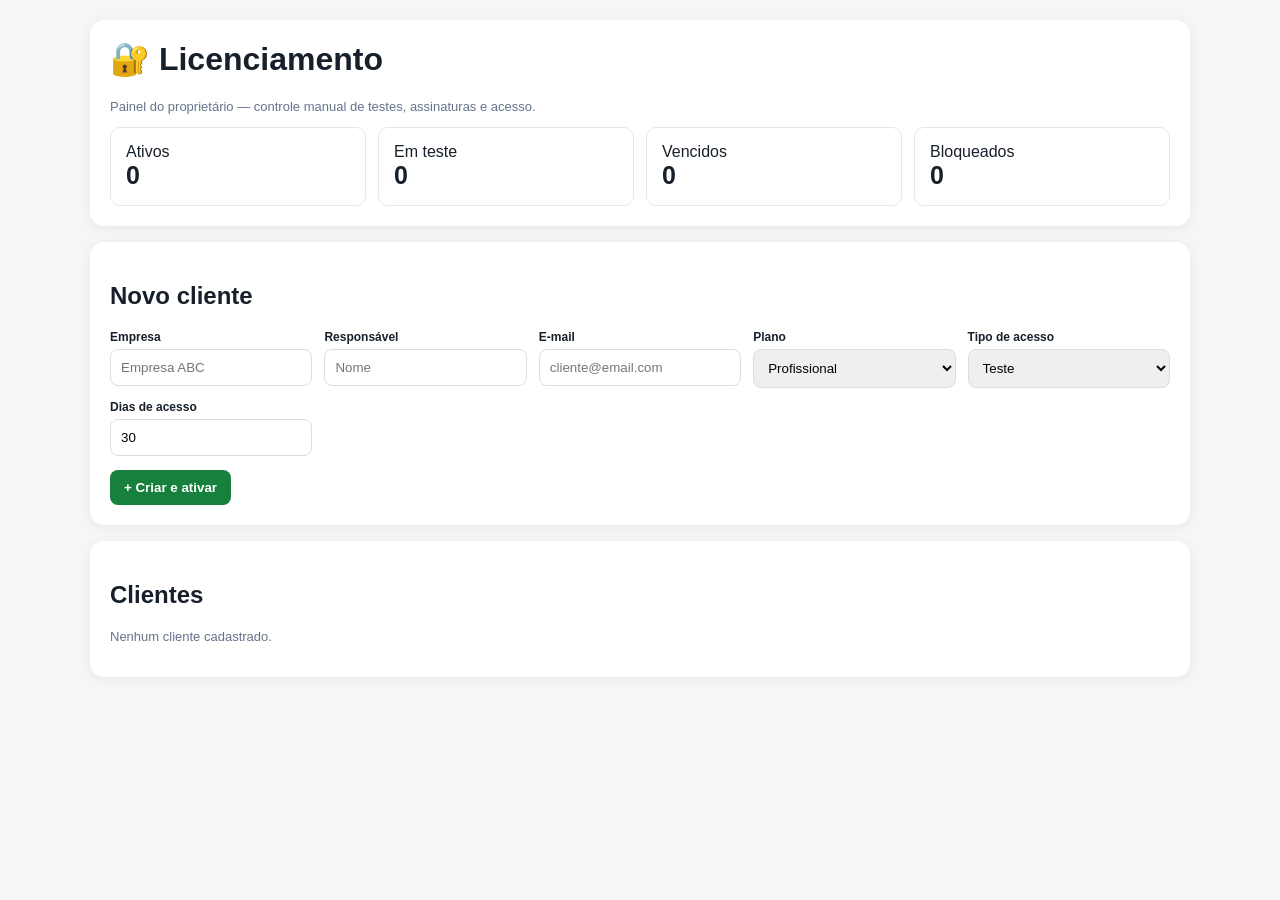
<file: admin/licenciamento.html>
<!doctype html>
<html lang="pt-BR"><head><meta charset="utf-8"><meta name="viewport" content="width=device-width,initial-scale=1"><title>Assistente Operacional — Licenciamento</title><style>body{font-family:Arial,sans-serif;background:#f4f6f8;color:#17202a;margin:0;padding:20px}.wrap{max-width:1100px;margin:auto}.card{background:#fff;padding:20px;border-radius:14px;margin-bottom:16px;box-shadow:0 2px 12px #0001}h1{margin-top:0}.grid{display:grid;grid-template-columns:repeat(auto-fit,minmax(180px,1fr));gap:12px}label{font-size:12px;font-weight:700;display:block;margin-bottom:5px}input,select{width:100%;padding:10px;border:1px solid #d7dee7;border-radius:8px;box-sizing:border-box}button{border:0;border-radius:8px;padding:10px 14px;font-weight:700;background:#17202a;color:white;cursor:pointer}.green{background:#16803c}.red{background:#b42318}.muted{color:#64748b;font-size:13px}.kpi{padding:15px;border:1px solid #e2e8f0;border-radius:10px}.kpi b{display:block;font-size:25px}.client{border:1px solid #e2e8f0;border-radius:10px;padding:14px;margin-top:10px}.badge{display:inline-block;padding:5px 8px;border-radius:20px;background:#eef2ff;font-size:12px}</style></head><body><div class="wrap"><div class="card"><h1>🔐 Licenciamento</h1><p class="muted">Painel do proprietário — controle manual de testes, assinaturas e acesso.</p><div class="grid"><div class="kpi">Ativos<b id="ativos">0</b></div><div class="kpi">Em teste<b id="testes">0</b></div><div class="kpi">Vencidos<b id="vencidos">0</b></div><div class="kpi">Bloqueados<b id="bloqueados">0</b></div></div></div><div class="card"><h2>Novo cliente</h2><div class="grid"><div><label>Empresa</label><input id="nome" placeholder="Empresa ABC"></div><div><label>Responsável</label><input id="responsavel" placeholder="Nome"></div><div><label>E-mail</label><input id="email" type="email" placeholder="cliente@email.com"></div><div><label>Plano</label><select id="plano"><option>Profissional</option><option>Básico</option><option>Empresarial</option></select></div><div><label>Tipo de acesso</label><select id="tipo"><option value="trial">Teste</option><option value="paid">Assinatura paga</option><option value="manual">Manual</option></select></div><div><label>Dias de acesso</label><input id="dias" type="number" min="1" value="30"></div></div><button class="green" onclick="add()" style="margin-top:14px">+ Criar e ativar</button></div><div class="card"><h2>Clientes</h2><div id="lista"></div></div></div><script>const KEY='assistente_operacional_licencas_v1';let db=JSON.parse(localStorage.getItem(KEY)||'[]');function save(){localStorage.setItem(KEY,JSON.stringify(db));render()}function add(){const nome=document.getElementById('nome').value.trim();if(!nome)return alert('Informe a empresa.');const dias=Math.max(1,Number(document.getElementById('dias').value)||30);const now=new Date(),exp=new Date(now);exp.setDate(exp.getDate()+dias);db.push({id:crypto.randomUUID(),empresa:nome,responsavel:document.getElementById('responsavel').value.trim(),email:document.getElementById('email').value.trim(),plano:document.getElementById('plano').value,tipo:document.getElementById('tipo').value,status:document.getElementById('tipo').value==='trial'?'trial':'active',inicio:now.toISOString(),expira:exp.toISOString(),pagamentoConfirmado:false});['nome','responsavel','email'].forEach(id=>document.getElementById(id).value='');save()}function status(c){if(c.status==='blocked')return 'blocked';if(new Date(c.expira)<new Date()&&!c.pagamentoConfirmado)return 'expired';return c.status}function action(id,s){const c=db.find(x=>x.id===id);if(!c)return;if(s==='active'){c.status='active';c.pagamentoConfirmado=true}if(s==='blocked'){c.status='blocked'}if(s==='trial'){c.status='trial';c.pagamentoConfirmado=false}if(s==='extend'){const d=new Date(c.expira<new Date()?new Date():c.expira);d.setDate(d.getDate()+30);c.expira=d.toISOString();if(c.status==='expired')c.status='trial'}save()}function render(){let counts={active:0,trial:0,expired:0,blocked:0};db.forEach(c=>counts[status(c)]++);ativos.textContent=counts.active;testes.textContent=counts.trial;vencidos.textContent=counts.expired;bloqueados.textContent=counts.blocked;lista.innerHTML=db.length?db.map(c=>{let s=status(c),label={active:'🟢 Ativo',trial:'🟡 Em teste',expired:'⏰ Vencido',blocked:'🔴 Bloqueado'}[s];return `<div class="client"><b>${esc(c.empresa)}</b> <span class="badge">${label}</span><div class="muted">${esc(c.plano)} · ${c.tipo} · vence ${new Date(c.expira).toLocaleDateString('pt-BR')}</div><div style="margin-top:10px;display:flex;gap:7px;flex-wrap:wrap"><button class="green" onclick="action('${c.id}','active')">Ativar</button><button onclick="action('${c.id}','trial')">Teste</button><button onclick="action('${c.id}','extend')">+30 dias</button><button class="red" onclick="action('${c.id}','blocked')">Bloquear</button></div></div>`}).join(''):'<p class="muted">Nenhum cliente cadastrado.</p>'}function esc(s){return String(s).replace(/[&<>"']/g,m=>({'&':'&amp;','<':'&lt;','>':'&gt;','"':'&quot;',"'":'&#39;'}[m]))}render();</script></body></html>
</file>
